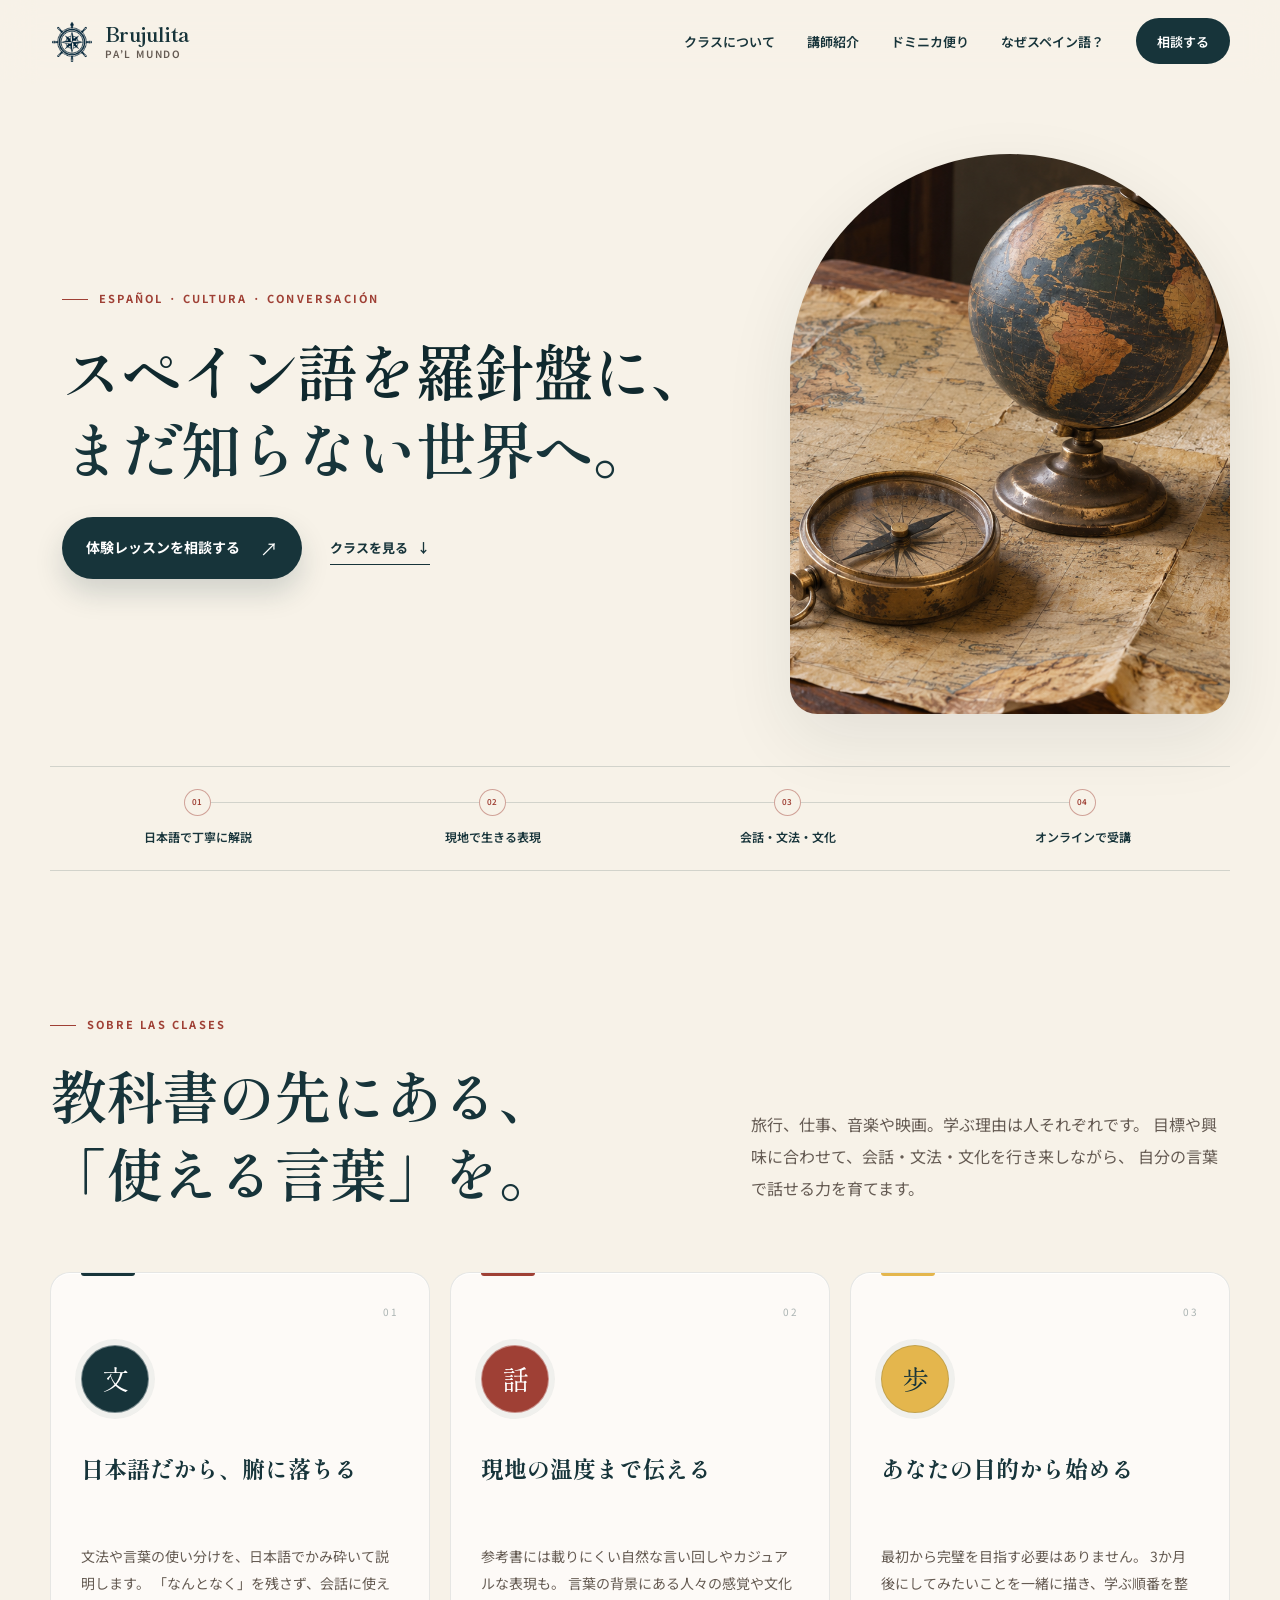
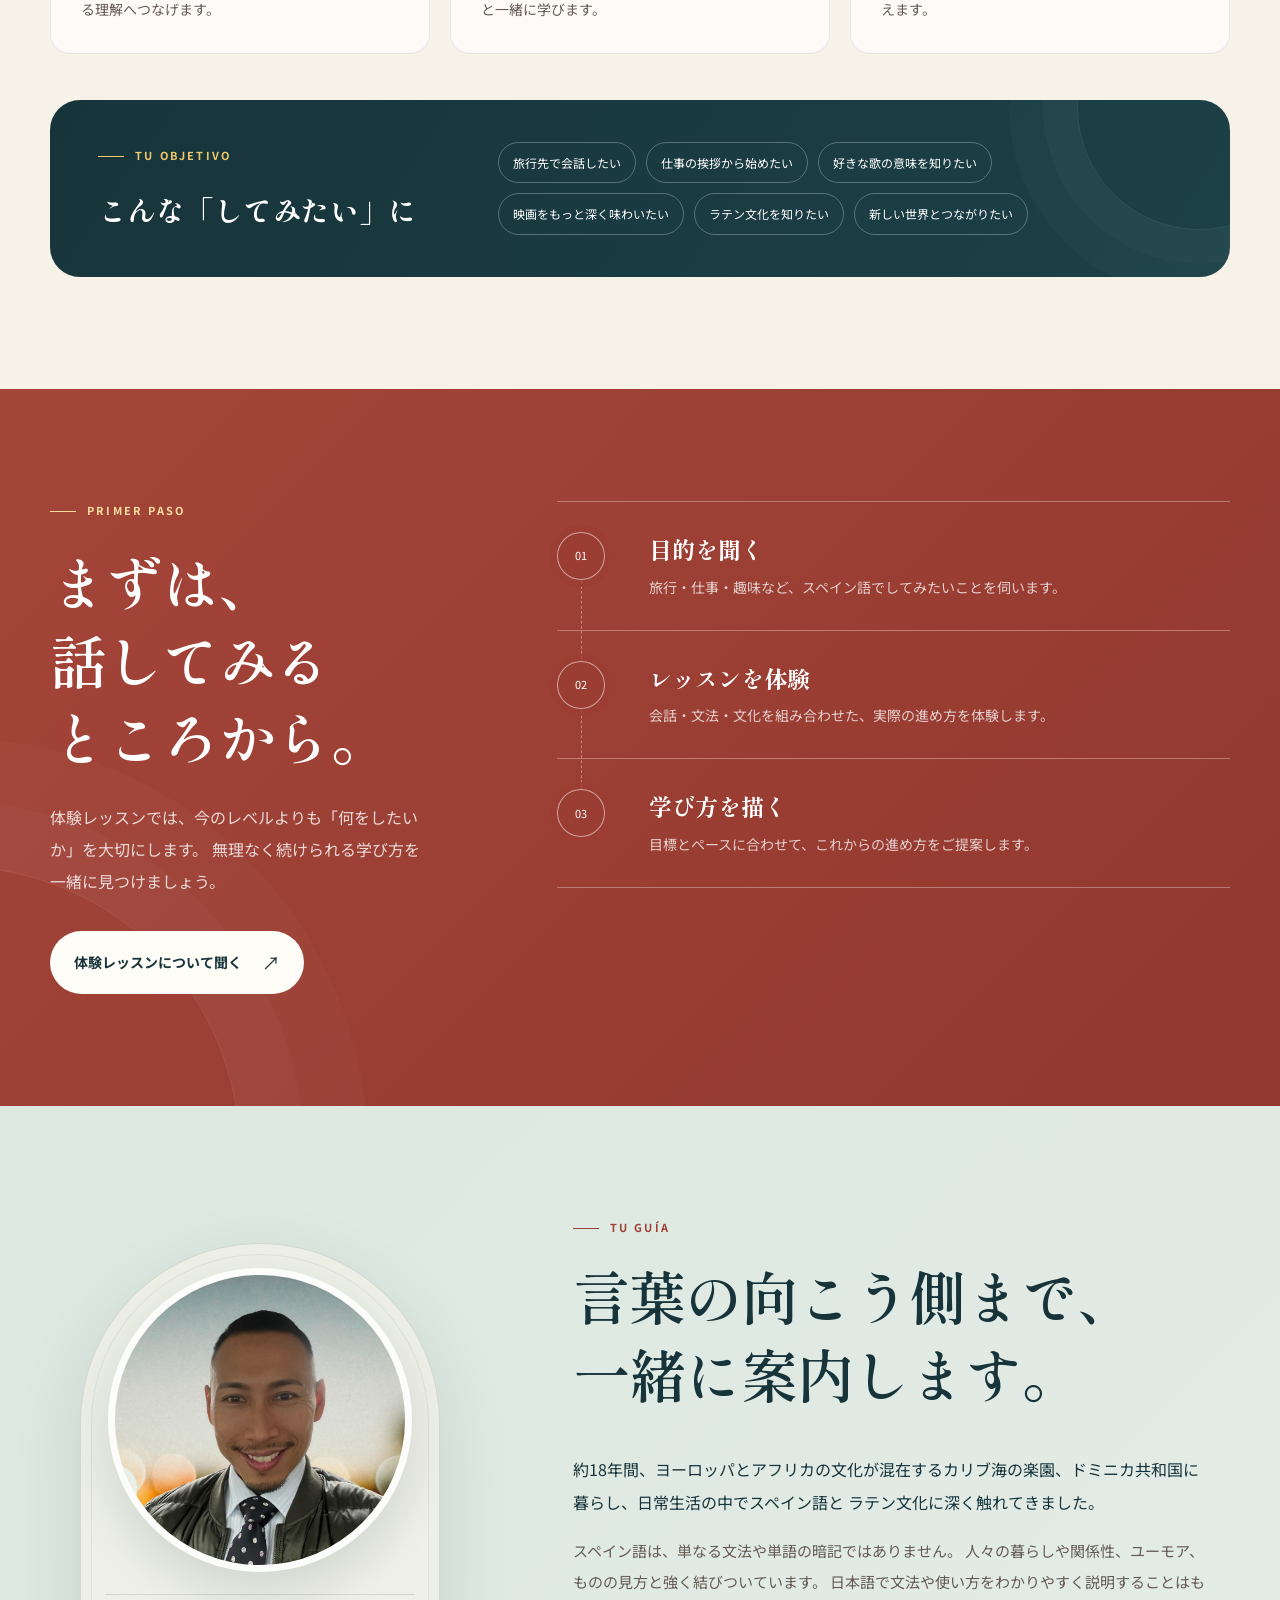
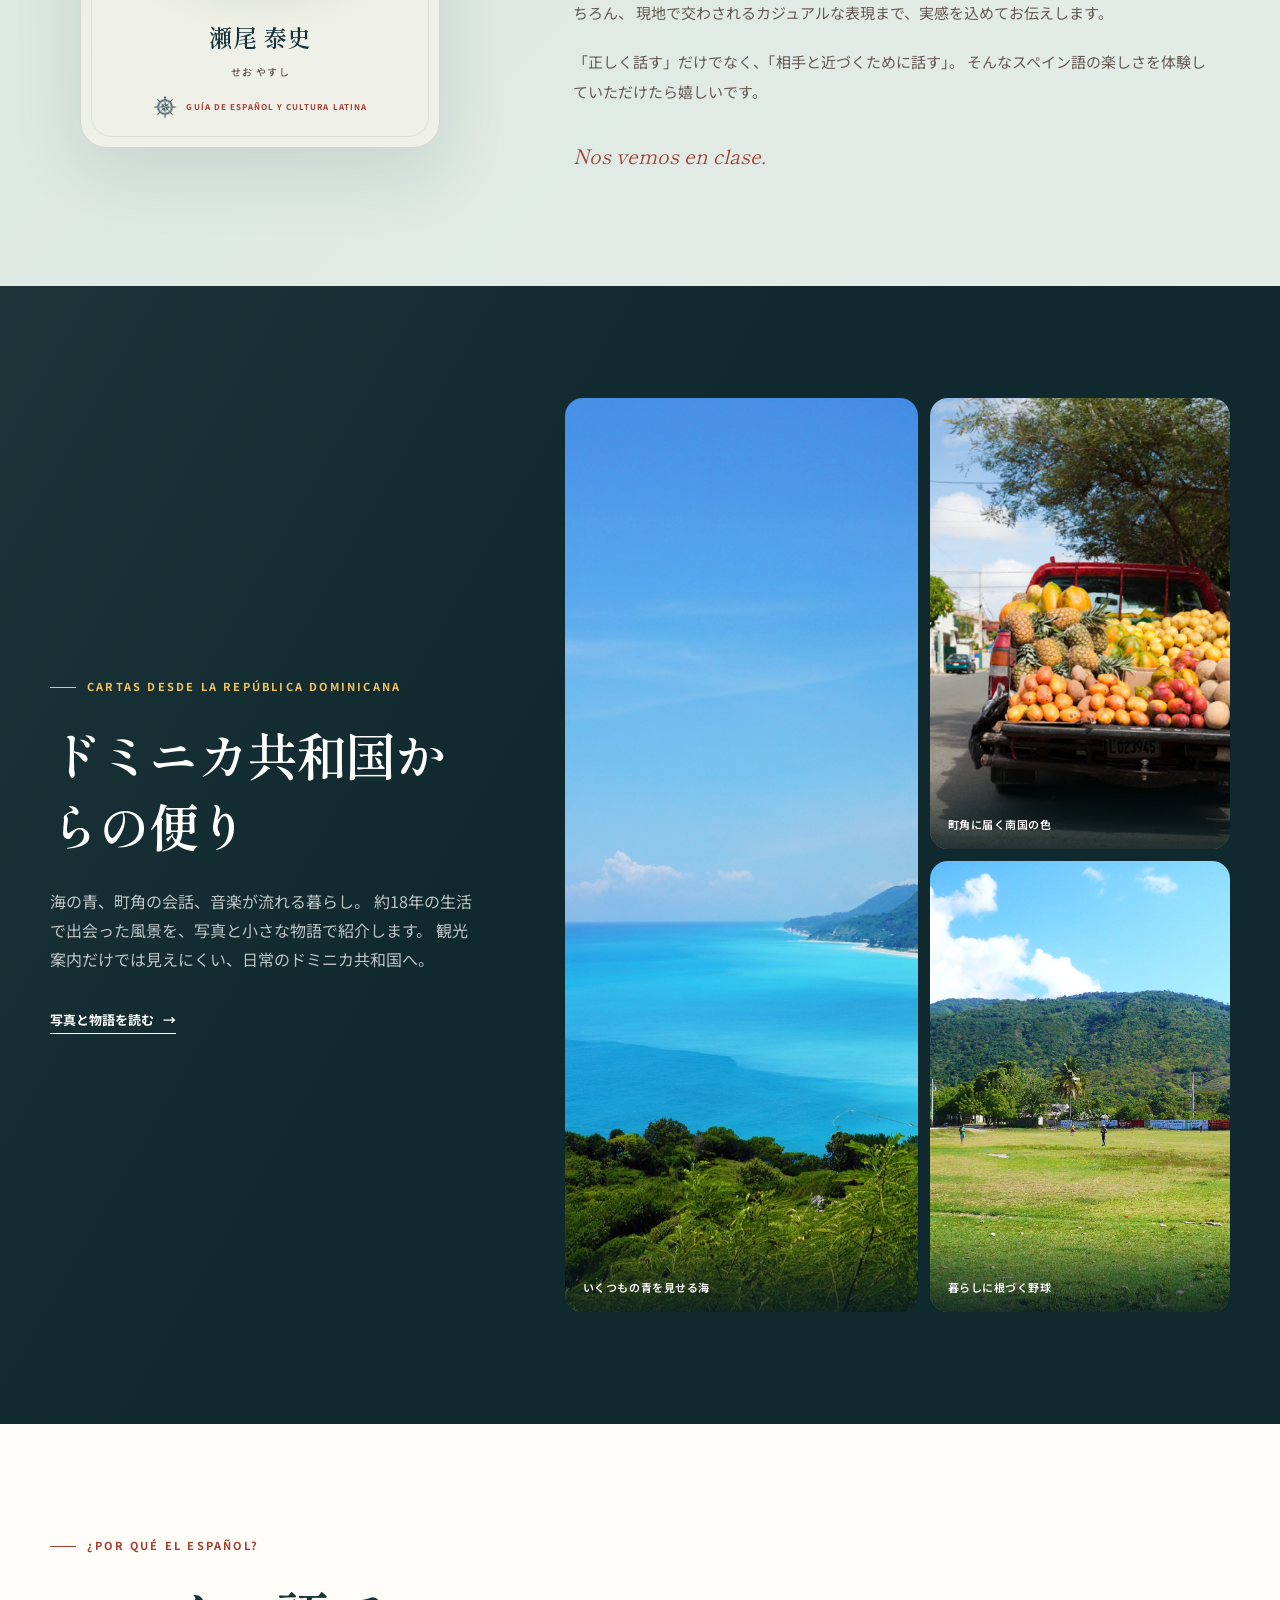
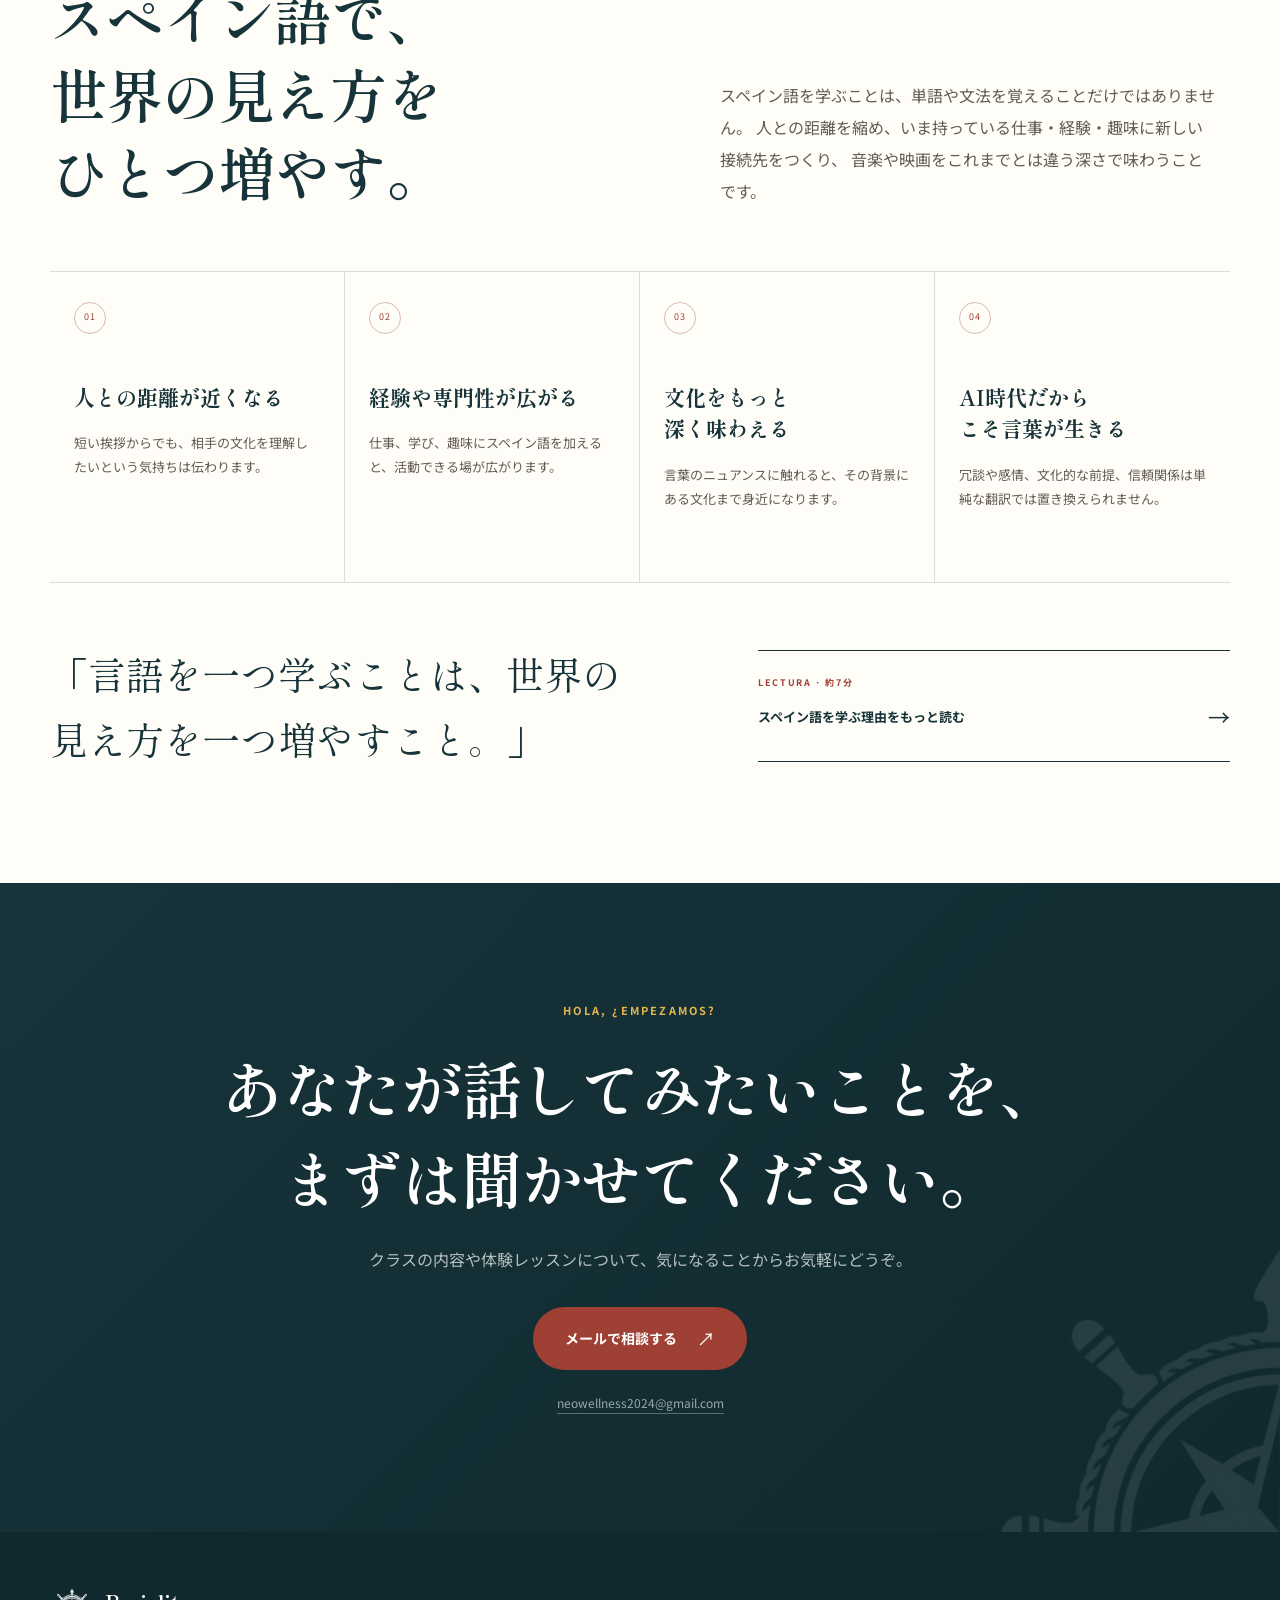
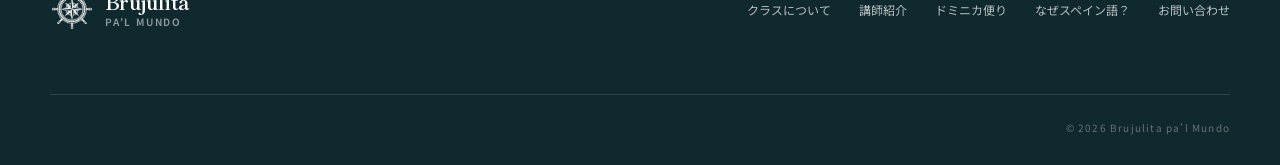
<file: index.html>
<!doctype html>
<html lang="ja">
  <head>
    <meta charset="utf-8" />
    <meta name="viewport" content="width=device-width, initial-scale=1" />
    <meta name="theme-color" content="#17343a" />
    <meta
      name="description"
      content="ドミニカ共和国で約18年。暮らしの中で身につけたスペイン語とラテン文化を、日本語でわかりやすく学べるオンラインクラスです。"
    />
    <title>Brujulita pa’l Mundo｜暮らしと文化から学ぶスペイン語</title>
    <link rel="preconnect" href="https://fonts.googleapis.com" />
    <link rel="preconnect" href="https://fonts.gstatic.com" crossorigin />
    <link
      href="https://fonts.googleapis.com/css2?family=Noto+Sans+JP:wght@400;500;600;700&amp;family=Shippori+Mincho+B1:wght@500;600&amp;display=swap"
      rel="stylesheet"
    />
    <link rel="icon" href="./assets/brujulita-favicon.png" type="image/png" />
    <link rel="stylesheet" href="./styles.css?v=20261106-8" />
    <script>document.documentElement.classList.add('js')</script>
    <script src="./script.js" defer></script>
  </head>
  <body>
    <a class="skip-link" href="#main">本文へ移動</a>

    <header class="site-header" data-header>
      <div class="header-inner shell">
        <a class="brand" href="./index.html" aria-label="Brujulita pa’l Mundo ホーム">
          <span class="brand-mark" aria-hidden="true">
            <img src="./assets/brujulita-logo-transparent.png" alt="" width="512" height="512" />
          </span>
          <span>
            <strong>Brujulita</strong>
            <small lang="es">pa’l Mundo</small>
          </span>
        </a>

        <button class="nav-toggle" type="button" aria-expanded="false" aria-controls="site-nav">
          <span class="sr-only">メニューを開く</span>
          <span></span><span></span>
        </button>

        <nav class="site-nav" id="site-nav" aria-label="メインナビゲーション">
          <a href="#class">クラスについて</a>
          <a href="#teacher">講師紹介</a>
          <a href="./dominicana.html">ドミニカ便り</a>
          <a href="./why-spanish.html">なぜスペイン語？</a>
          <a class="nav-cta" href="mailto:neowellness2024@gmail.com?subject=スペイン語クラスについての相談">相談する</a>
        </nav>
      </div>
    </header>

    <main id="main">
      <section class="hero" aria-labelledby="hero-title">
        <div class="hero-grid shell">
          <div class="hero-copy reveal">
            <p class="eyebrow"><span lang="es">ESPAÑOL · CULTURA · CONVERSACIÓN</span></p>
            <h1 id="hero-title">
              <span class="title-line">スペイン語を羅針盤に、</span>
              <span class="title-line">まだ知らない世界へ。</span>
            </h1>
            <div class="button-row">
              <a class="button button-primary" href="mailto:neowellness2024@gmail.com?subject=体験レッスンについての相談">
                体験レッスンを相談する
                <span aria-hidden="true">↗</span>
              </a>
              <a class="text-link" href="#class">クラスを見る <span aria-hidden="true">↓</span></a>
            </div>
          </div>

          <div class="hero-visual reveal" data-delay="120">
            <img
              src="./assets/hero-antique-map-compass-v4.png"
              alt="古い木のテーブルに広げられたアンティーク世界地図と、真鍮の羅針盤、地球儀"
              width="1672"
              height="941"
              fetchpriority="high"
            />
          </div>
        </div>

        <div class="trust-strip shell reveal" data-delay="180" aria-label="クラスの特徴">
          <p><span>01</span> 日本語で丁寧に解説</p>
          <p><span>02</span> 現地で生きる表現</p>
          <p><span>03</span> 会話・文法・文化</p>
          <p><span>04</span> オンラインで受講</p>
        </div>
      </section>

      <section class="section class-section" id="class" aria-labelledby="class-title">
        <div class="shell">
          <div class="section-heading split-heading reveal">
            <div>
              <p class="eyebrow" lang="es">SOBRE LAS CLASES</p>
              <h2 id="class-title">教科書の先にある、「使える言葉」を。</h2>
            </div>
            <p>
              旅行、仕事、音楽や映画。学ぶ理由は人それぞれです。
              目標や興味に合わせて、会話・文法・文化を行き来しながら、
              自分の言葉で話せる力を育てます。
            </p>
          </div>

          <div class="feature-grid">
            <article class="feature-card reveal">
              <p class="card-number">01</p>
              <div class="feature-icon" aria-hidden="true">文</div>
              <h3>日本語だから、腑に落ちる</h3>
              <p>
                文法や言葉の使い分けを、日本語でかみ砕いて説明します。
                「なんとなく」を残さず、会話に使える理解へつなげます。
              </p>
            </article>
            <article class="feature-card reveal" data-delay="80">
              <p class="card-number">02</p>
              <div class="feature-icon feature-icon-coral" aria-hidden="true">話</div>
              <h3>現地の温度まで伝える</h3>
              <p>
                参考書には載りにくい自然な言い回しやカジュアルな表現も。
                言葉の背景にある人々の感覚や文化と一緒に学びます。
              </p>
            </article>
            <article class="feature-card reveal" data-delay="160">
              <p class="card-number">03</p>
              <div class="feature-icon feature-icon-gold" aria-hidden="true">歩</div>
              <h3>あなたの目的から始める</h3>
              <p>
                最初から完璧を目指す必要はありません。
                3か月後にしてみたいことを一緒に描き、学ぶ順番を整えます。
              </p>
            </article>
          </div>

          <div class="goal-panel reveal">
            <div>
              <p class="eyebrow" lang="es">TU OBJETIVO</p>
              <h3>こんな「してみたい」に</h3>
            </div>
            <ul class="goal-list" aria-label="学習目的の例">
              <li>旅行先で会話したい</li>
              <li>仕事の挨拶から始めたい</li>
              <li>好きな歌の意味を知りたい</li>
              <li>映画をもっと深く味わいたい</li>
              <li>ラテン文化を知りたい</li>
              <li>新しい世界とつながりたい</li>
            </ul>
          </div>
        </div>
      </section>

      <section class="section flow-section" aria-labelledby="flow-title">
        <div class="shell flow-grid">
          <div class="flow-intro reveal">
            <p class="eyebrow" lang="es">PRIMER PASO</p>
            <h2 id="flow-title">まずは、話してみるところから。</h2>
            <p>
              体験レッスンでは、今のレベルよりも「何をしたいか」を大切にします。
              無理なく続けられる学び方を一緒に見つけましょう。
            </p>
            <a class="button button-light" href="mailto:neowellness2024@gmail.com?subject=体験レッスンについての相談">体験レッスンについて聞く <span aria-hidden="true">↗</span></a>
          </div>
          <ol class="flow-list">
            <li class="reveal">
              <span>01</span>
              <div><h3>目的を聞く</h3><p>旅行・仕事・趣味など、スペイン語でしてみたいことを伺います。</p></div>
            </li>
            <li class="reveal" data-delay="80">
              <span>02</span>
              <div><h3>レッスンを体験</h3><p>会話・文法・文化を組み合わせた、実際の進め方を体験します。</p></div>
            </li>
            <li class="reveal" data-delay="160">
              <span>03</span>
              <div><h3>学び方を描く</h3><p>目標とペースに合わせて、これからの進め方をご提案します。</p></div>
            </li>
          </ol>
        </div>
      </section>

      <section class="section teacher-section" id="teacher" aria-labelledby="teacher-title">
        <div class="shell teacher-grid">
          <div class="teacher-profile-card reveal">
            <figure class="teacher-photo">
              <img
                src="./assets/teacher-yasushi-profile.jpg"
                alt="講師の瀬尾泰史"
                width="1835"
                height="2439"
                loading="lazy"
              />
            </figure>
            <p class="teacher-name">瀬尾 泰史 <span>せお やすし</span></p>
            <div class="teacher-role">
              <img src="./assets/brujulita-logo-transparent.png" alt="" width="24" height="24" aria-hidden="true" />
              <span lang="es">GUÍA DE ESPAÑOL Y CULTURA LATINA</span>
            </div>
          </div>
          <div class="teacher-copy reveal" data-delay="100">
            <p class="eyebrow" lang="es">TU GUÍA</p>
            <h2 id="teacher-title">言葉の向こう側まで、一緒に案内します。</h2>
            <div class="body-copy">
              <p>
                約18年間、ヨーロッパとアフリカの文化が混在するカリブ海の楽園、ドミニカ共和国に暮らし、日常生活の中でスペイン語と ラテン文化に深く触れてきました。
              </p>
              <p>
                スペイン語は、単なる文法や単語の暗記ではありません。
                人々の暮らしや関係性、ユーモア、ものの見方と強く結びついています。
                日本語で文法や使い方をわかりやすく説明することはもちろん、
                現地で交わされるカジュアルな表現まで、実感を込めてお伝えします。
              </p>
              <p>
                「正しく話す」だけでなく、「相手と近づくために話す」。
                そんなスペイン語の楽しさを体験していただけたら嬉しいです。
              </p>
            </div>
            <p class="signature" lang="es">Nos vemos en clase.</p>
          </div>
        </div>
      </section>

      <section class="section dominicana-preview" id="dominicana" aria-labelledby="dominicana-title">
        <div class="shell dominicana-preview-grid">
          <div class="dominicana-preview-copy reveal">
            <p class="eyebrow" lang="es">CARTAS DESDE LA REPÚBLICA DOMINICANA</p>
            <h2 id="dominicana-title"><span class="preview-title-line">ドミニカ共和国</span><span class="preview-title-line">からの便り</span></h2>
            <p>
              海の青、町角の会話、音楽が流れる暮らし。
              約18年の生活で出会った風景を、写真と小さな物語で紹介します。
              観光案内だけでは見えにくい、日常のドミニカ共和国へ。
            </p>
            <a class="text-link" href="./dominicana.html">写真と物語を読む <span aria-hidden="true">→</span></a>
          </div>
          <a class="preview-collage reveal" data-delay="100" href="./dominicana.html" aria-label="ドミニカ共和国からの便りを読む">
            <figure>
              <img src="./assets/dominicana/sea-mountain-coast.jpg" alt="山とカリブ海が続く海岸線" width="2200" height="1467" loading="lazy" />
              <figcaption>いくつもの青を見せる海</figcaption>
            </figure>
            <figure>
              <img src="./assets/dominicana/fruit-truck.jpg" alt="果物を積んだトラック" width="441" height="661" loading="lazy" />
              <figcaption>町角に届く南国の色</figcaption>
            </figure>
            <figure>
              <img src="./assets/dominicana/baseball-field.jpg" alt="山に囲まれた地域の野球場" width="1800" height="1350" loading="lazy" />
              <figcaption>暮らしに根づく野球</figcaption>
            </figure>
          </a>
        </div>
      </section>

      <section class="section why-section" aria-labelledby="why-title">
        <div class="shell">
          <div class="why-top reveal">
            <div>
              <p class="eyebrow" lang="es">¿POR QUÉ EL ESPAÑOL?</p>
              <h2 id="why-title">スペイン語で、世界の見え方をひとつ増やす。</h2>
            </div>
            <p>
              スペイン語を学ぶことは、単語や文法を覚えることだけではありません。
              人との距離を縮め、いま持っている仕事・経験・趣味に新しい接続先をつくり、
              音楽や映画をこれまでとは違う深さで味わうことです。
            </p>
          </div>

          <div class="why-grid">
            <article class="why-card reveal">
              <span aria-hidden="true">01</span>
              <h3>人との距離が近くなる</h3>
              <p>短い挨拶からでも、相手の文化を理解したいという気持ちは伝わります。</p>
            </article>
            <article class="why-card reveal" data-delay="60">
              <span aria-hidden="true">02</span>
              <h3>経験や専門性が広がる</h3>
              <p>仕事、学び、趣味にスペイン語を加えると、活動できる場が広がります。</p>
            </article>
            <article class="why-card reveal" data-delay="120">
              <span aria-hidden="true">03</span>
              <h3>文化をもっと深く味わえる</h3>
              <p>言葉のニュアンスに触れると、その背景にある文化まで身近になります。</p>
            </article>
            <article class="why-card reveal" data-delay="180">
              <span aria-hidden="true">04</span>
              <h3>AI時代だからこそ言葉が生きる</h3>
              <p>冗談や感情、文化的な前提、信頼関係は単純な翻訳では置き換えられません。</p>
            </article>
          </div>

          <div class="why-quote reveal">
            <blockquote>「言語を一つ学ぶことは、世界の見え方を一つ増やすこと。」</blockquote>
            <a class="article-link" href="./why-spanish.html">
              <span><span lang="es">LECTURA</span> · 約7分</span>
              <strong>スペイン語を学ぶ理由をもっと読む</strong>
              <i aria-hidden="true">→</i>
            </a>
          </div>
        </div>
      </section>

      <section class="contact-section" id="contact" aria-labelledby="contact-title">
        <div class="contact-inner shell reveal">
          <p class="eyebrow" lang="es">HOLA, ¿EMPEZAMOS?</p>
          <h2 id="contact-title">あなたが話してみたいことを、まずは聞かせてください。</h2>
          <p>クラスの内容や体験レッスンについて、気になることからお気軽にどうぞ。</p>
          <a class="button button-primary button-large" href="mailto:neowellness2024@gmail.com?subject=スペイン語クラスについての相談">メールで相談する <span aria-hidden="true">↗</span></a>
          <a class="contact-email" href="mailto:neowellness2024@gmail.com">neowellness2024@gmail.com</a>
        </div>
      </section>
    </main>

    <footer class="site-footer">
      <div class="shell footer-grid">
        <a class="brand brand-footer" href="./index.html" aria-label="Brujulita pa’l Mundo ホーム">
          <span class="brand-mark" aria-hidden="true">
            <img src="./assets/brujulita-logo-transparent.png" alt="" width="512" height="512" loading="lazy" />
          </span>
          <span><strong>Brujulita</strong><small lang="es">pa’l Mundo</small></span>
        </a>
        <nav aria-label="フッターナビゲーション">
          <a href="#class">クラスについて</a>
          <a href="#teacher">講師紹介</a>
          <a href="./dominicana.html">ドミニカ便り</a>
          <a href="./why-spanish.html">なぜスペイン語？</a>
          <a href="mailto:neowellness2024@gmail.com">お問い合わせ</a>
        </nav>
        <p class="copyright">© <span data-year></span> Brujulita pa’l Mundo</p>
      </div>
    </footer>
  </body>
</html>
</file>
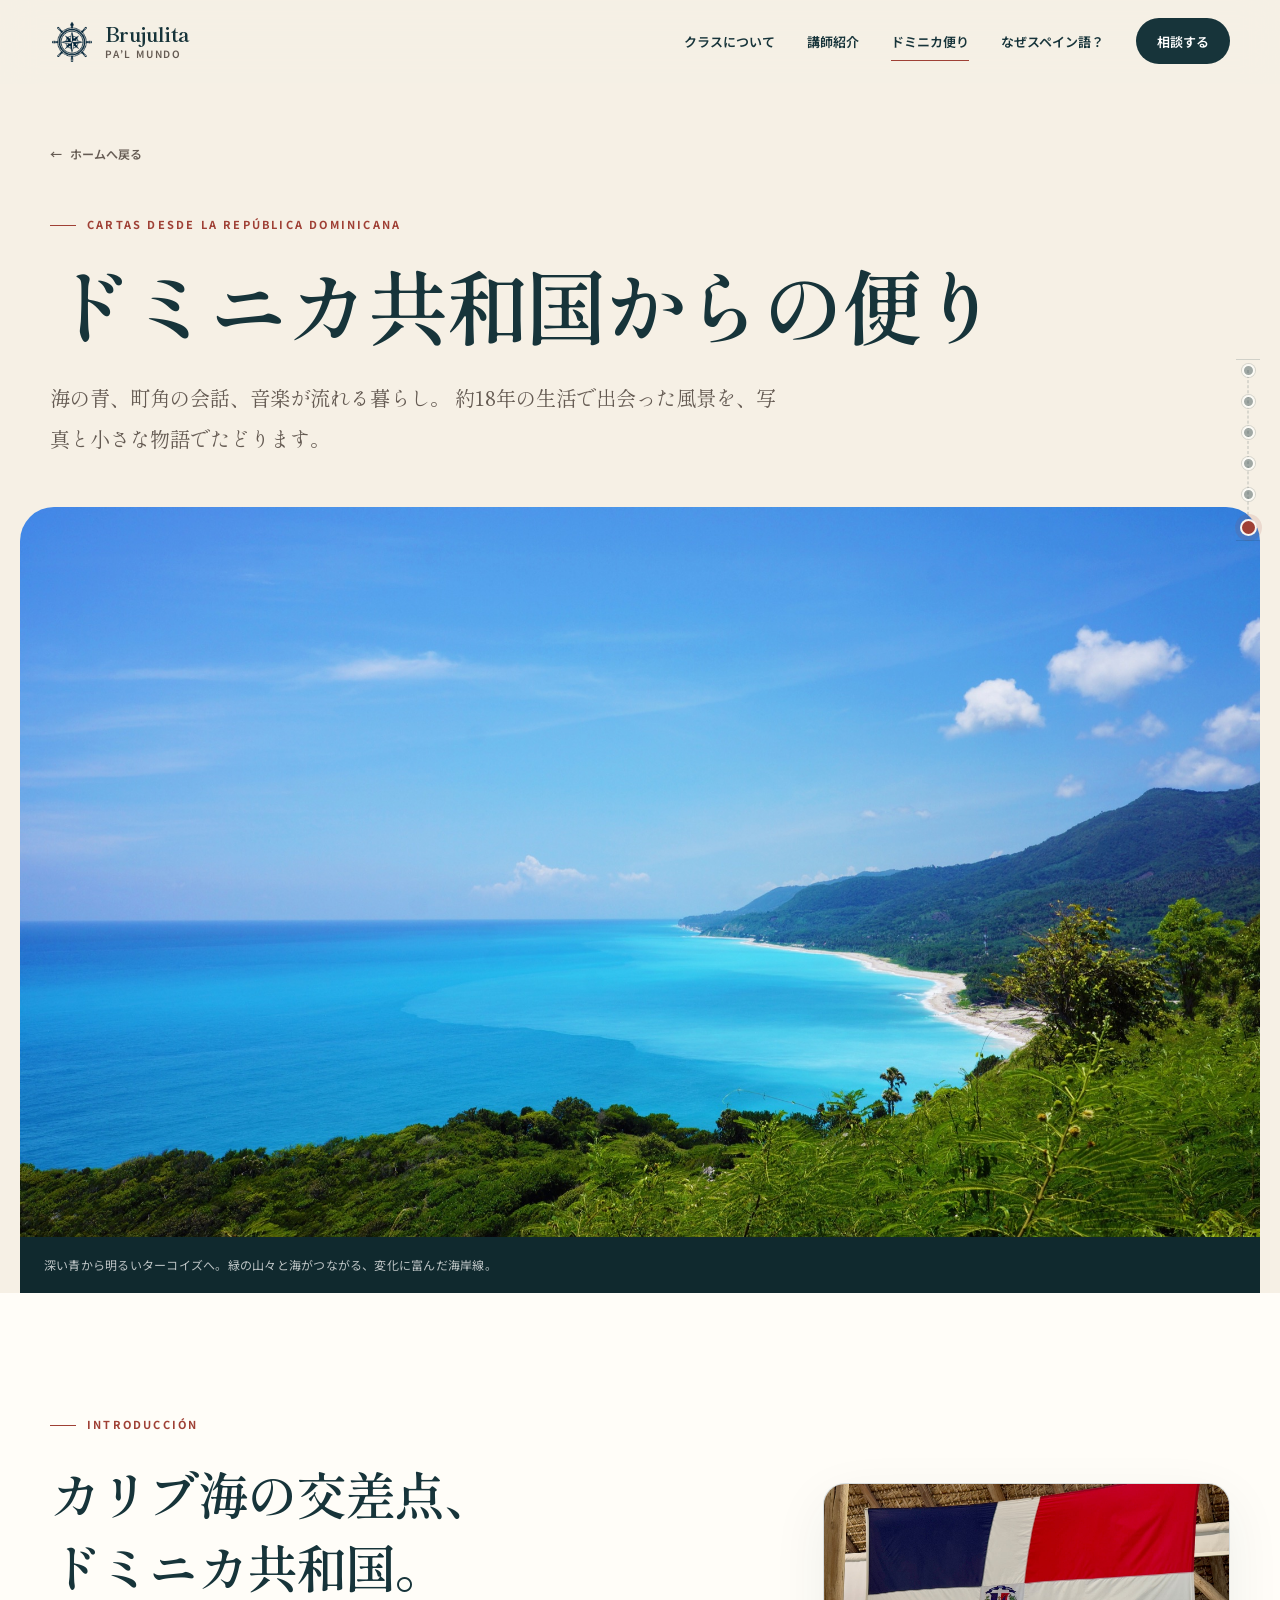
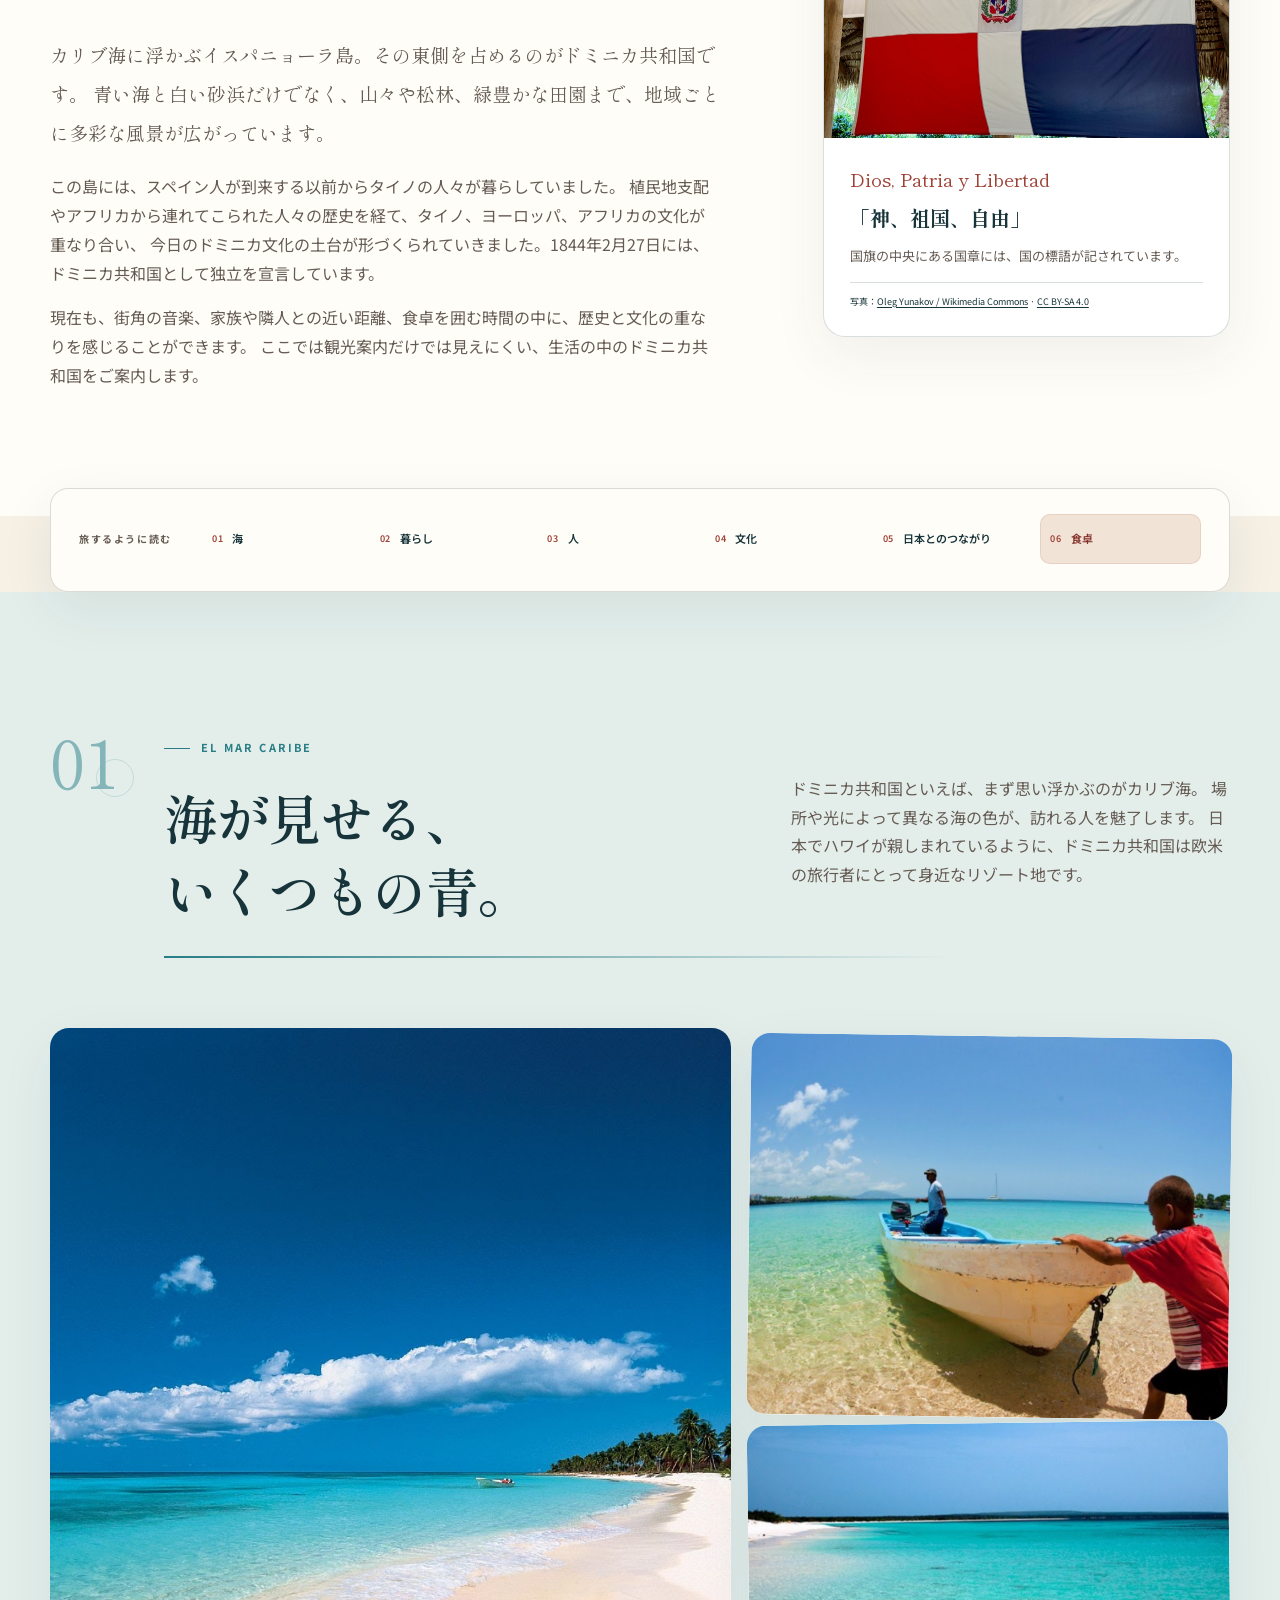
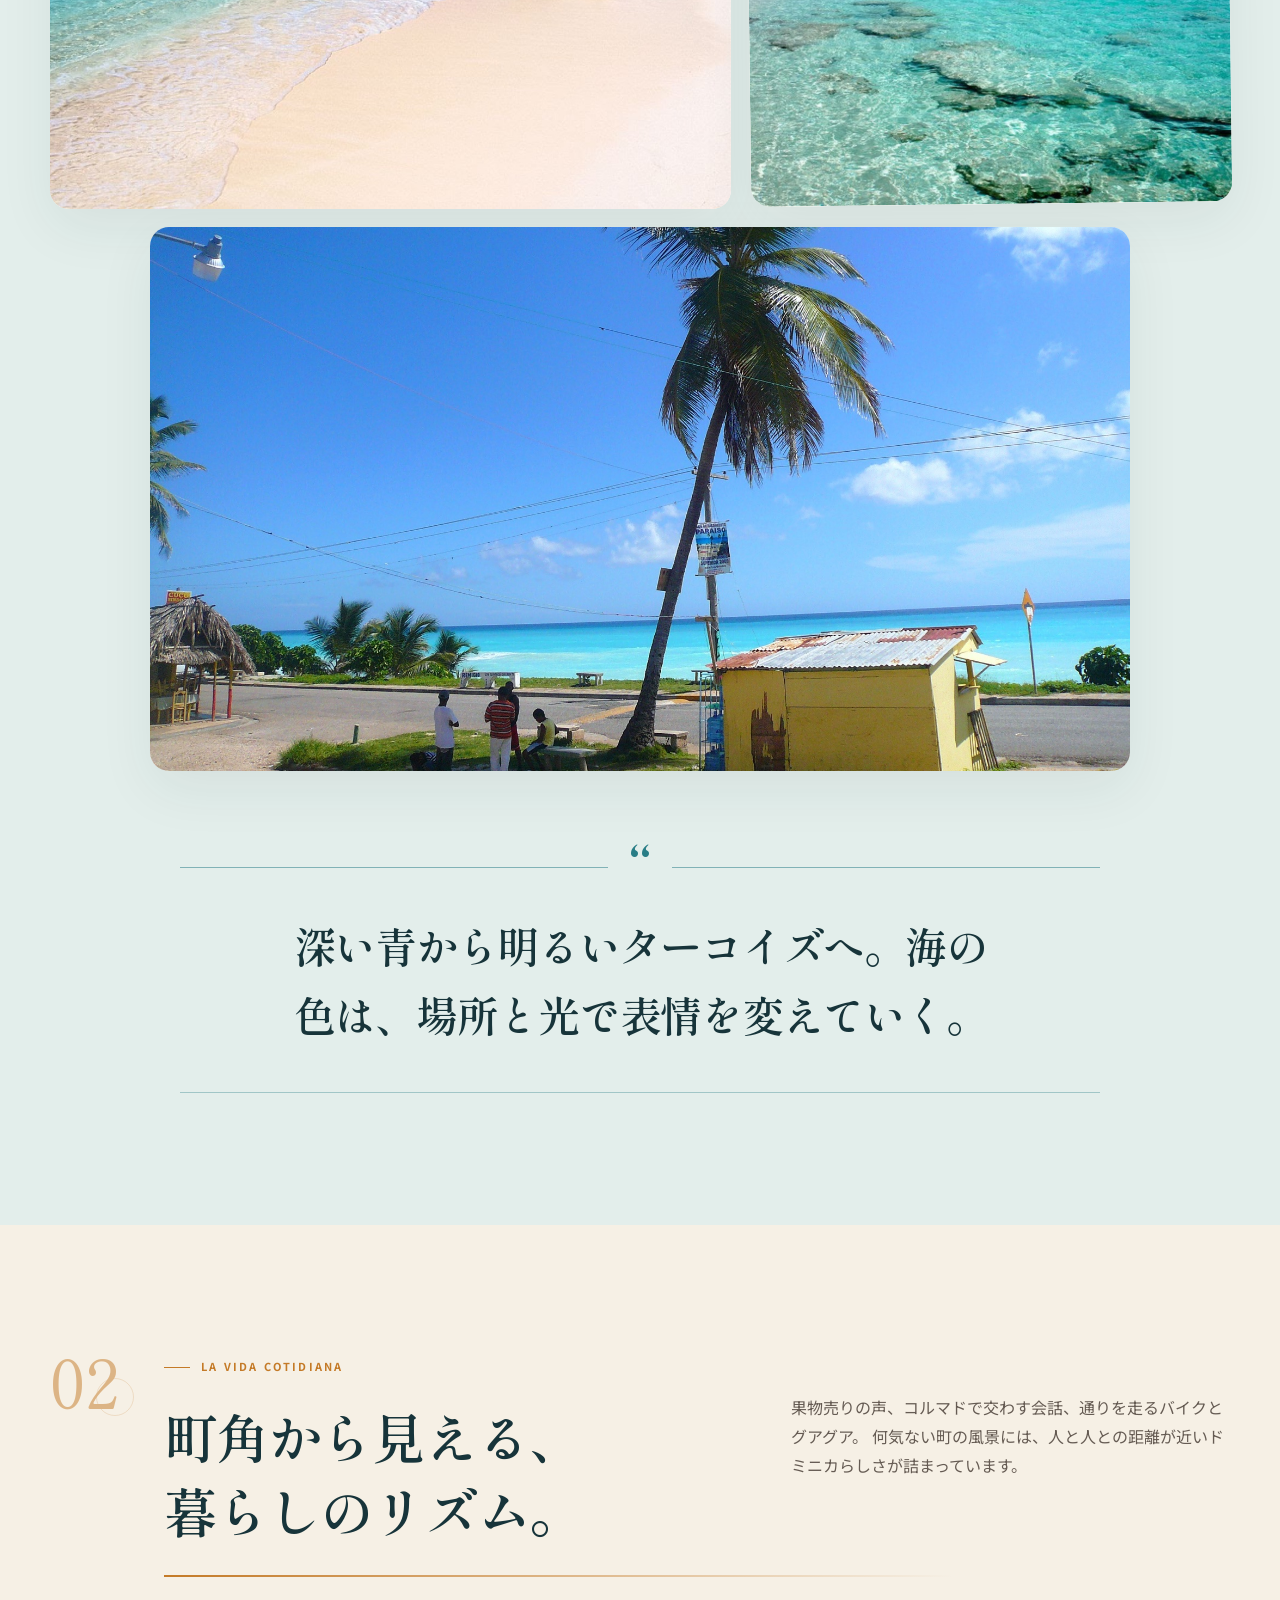
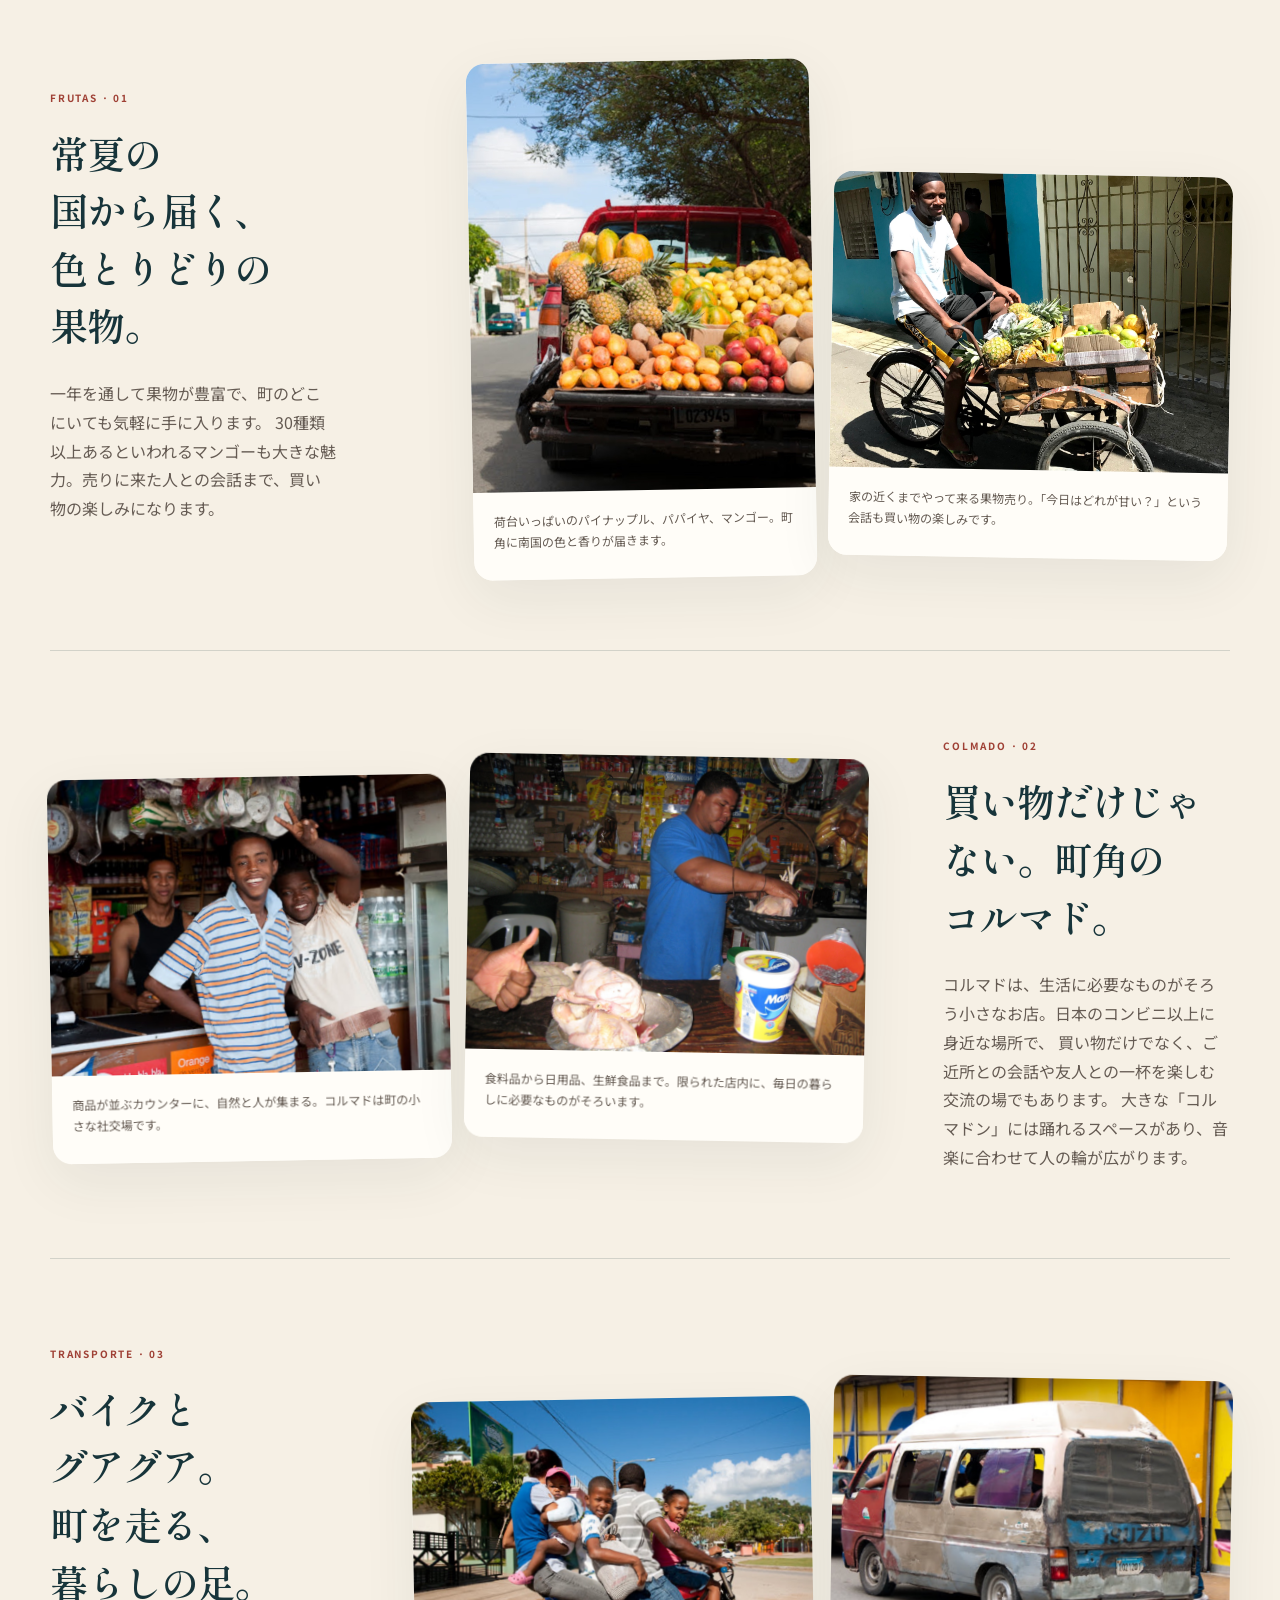
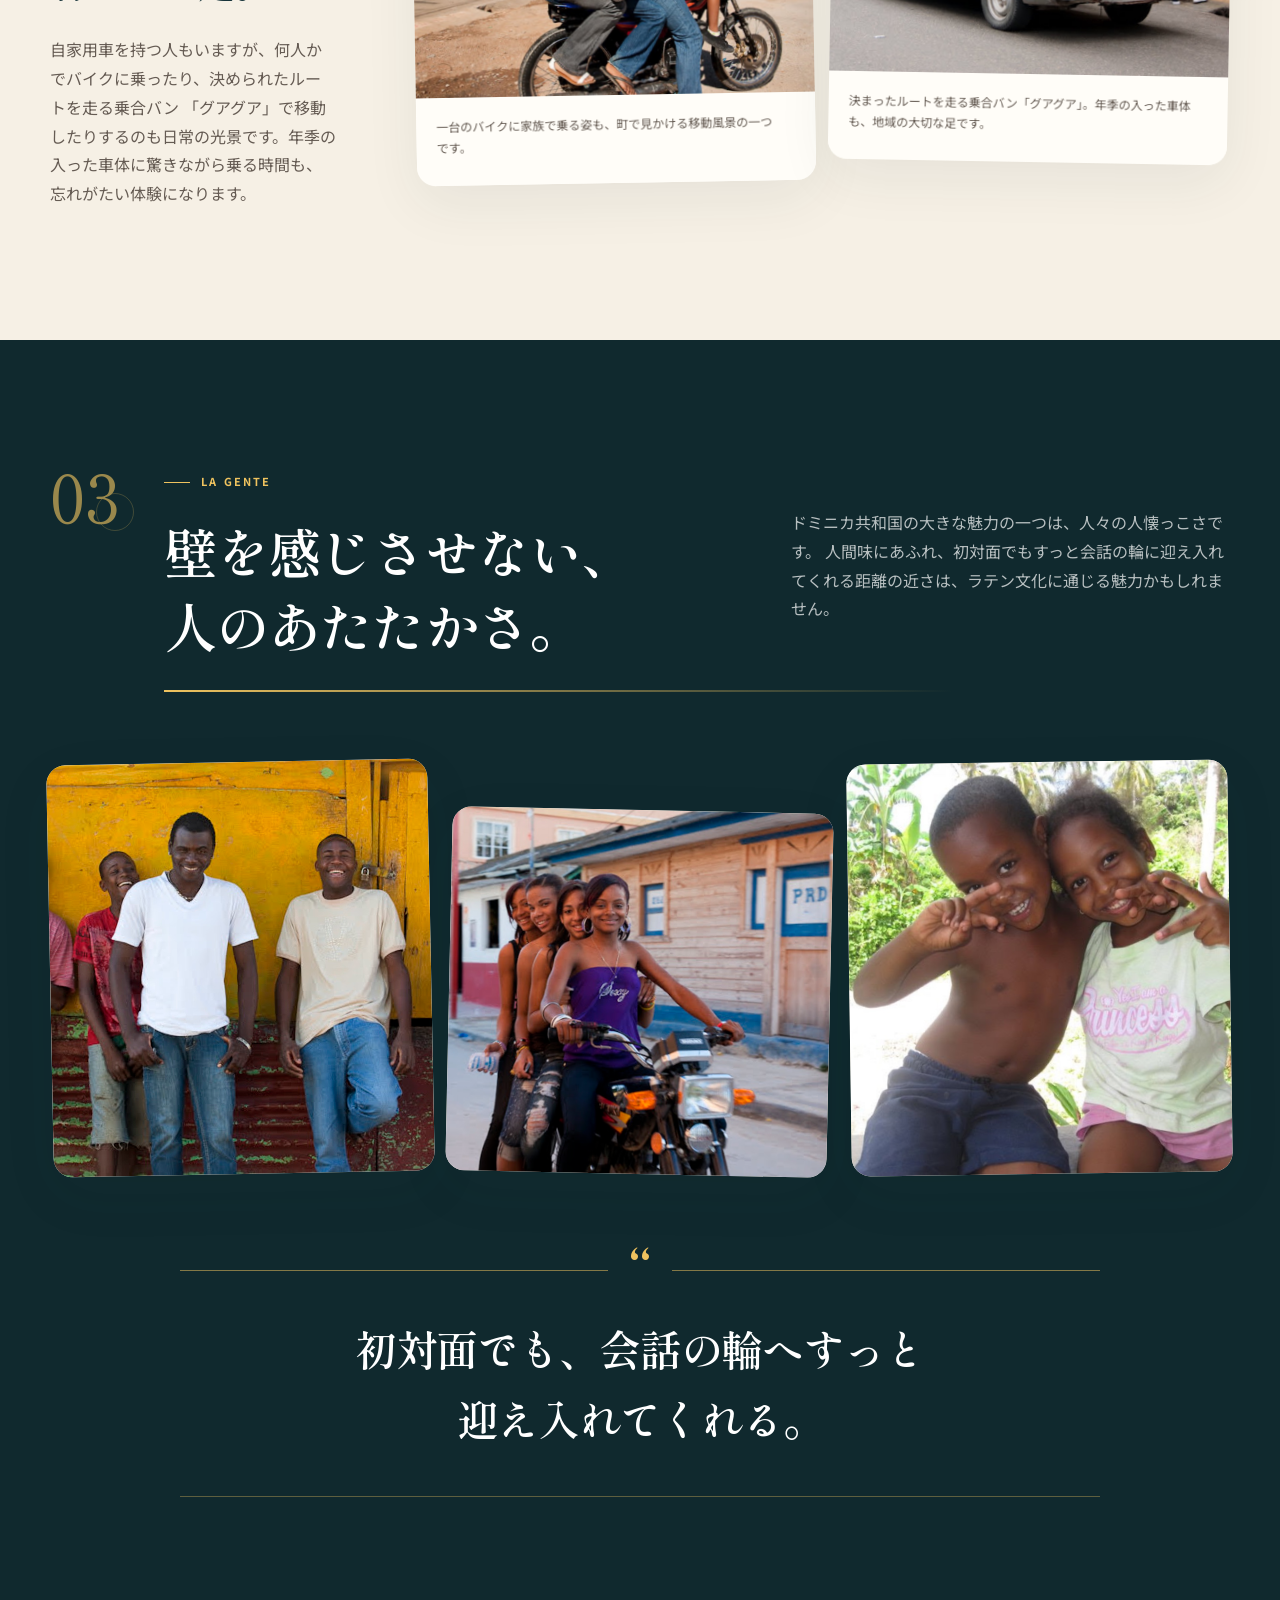
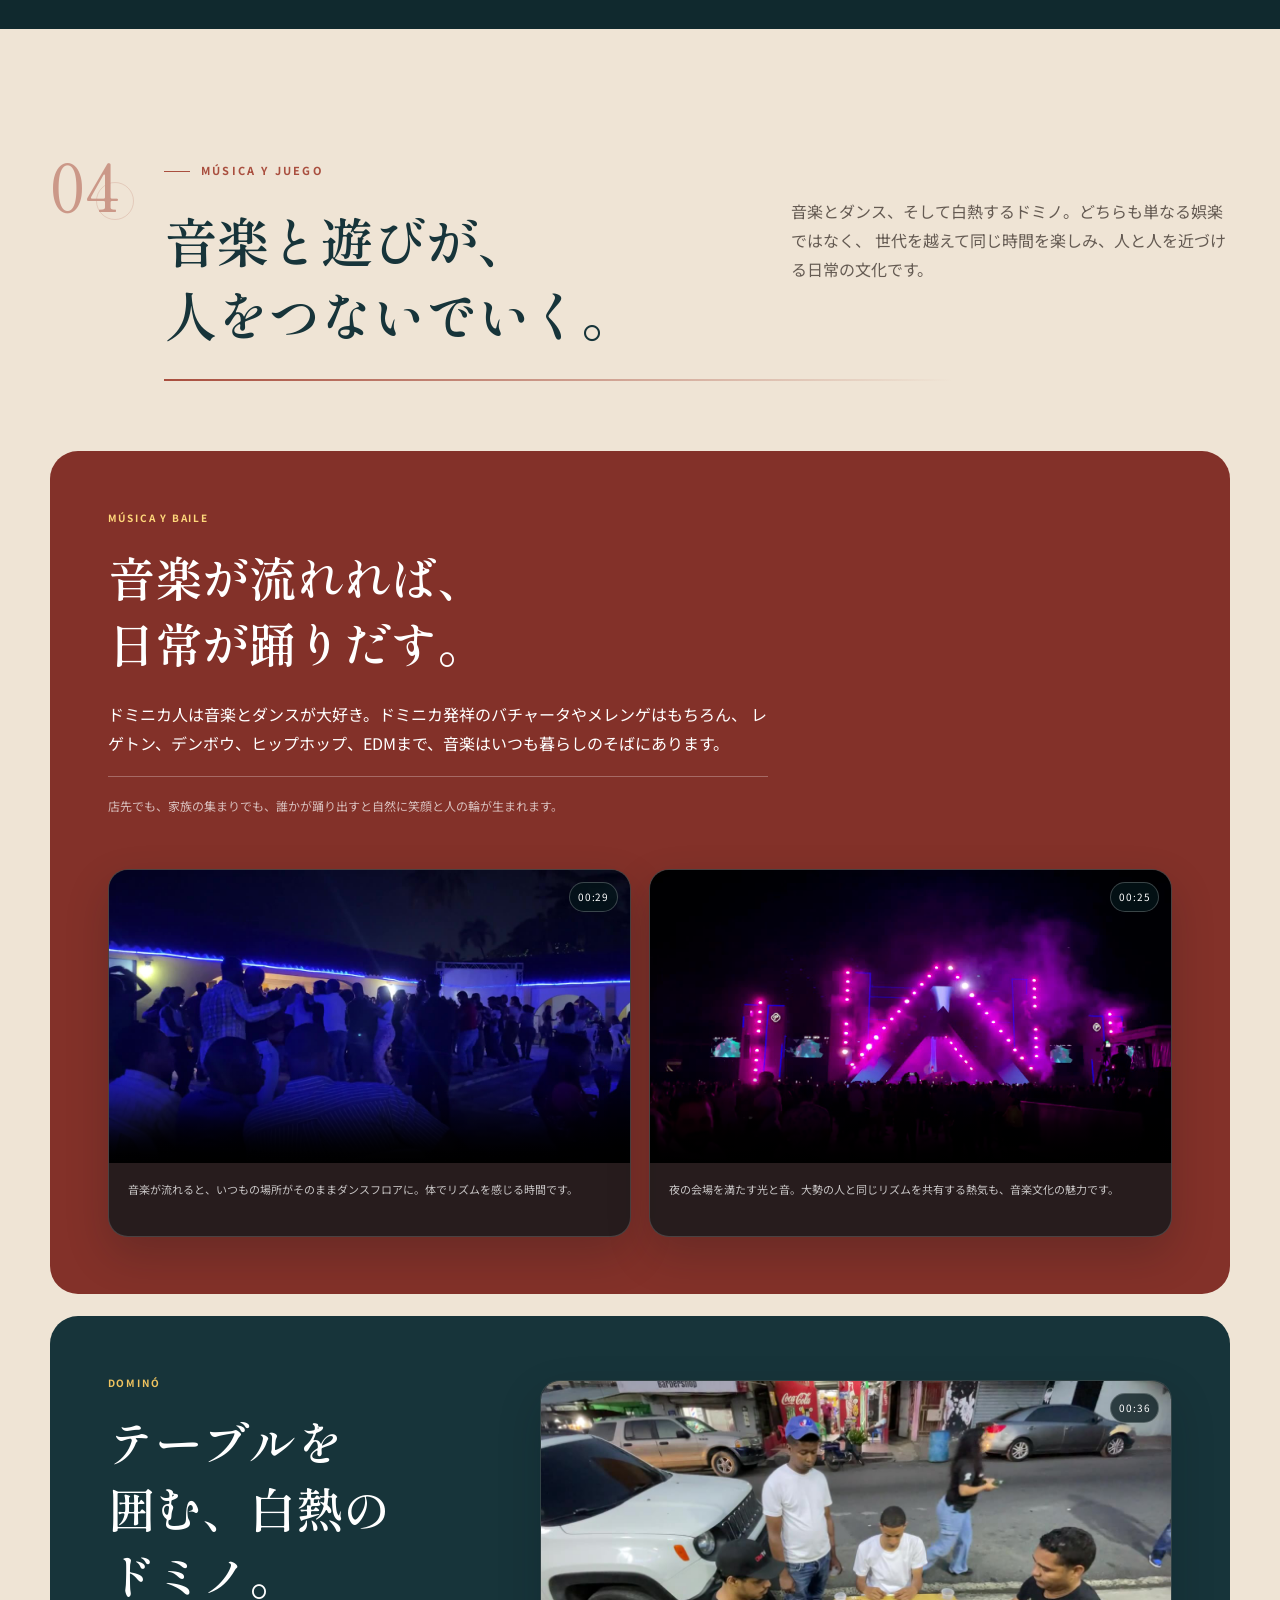
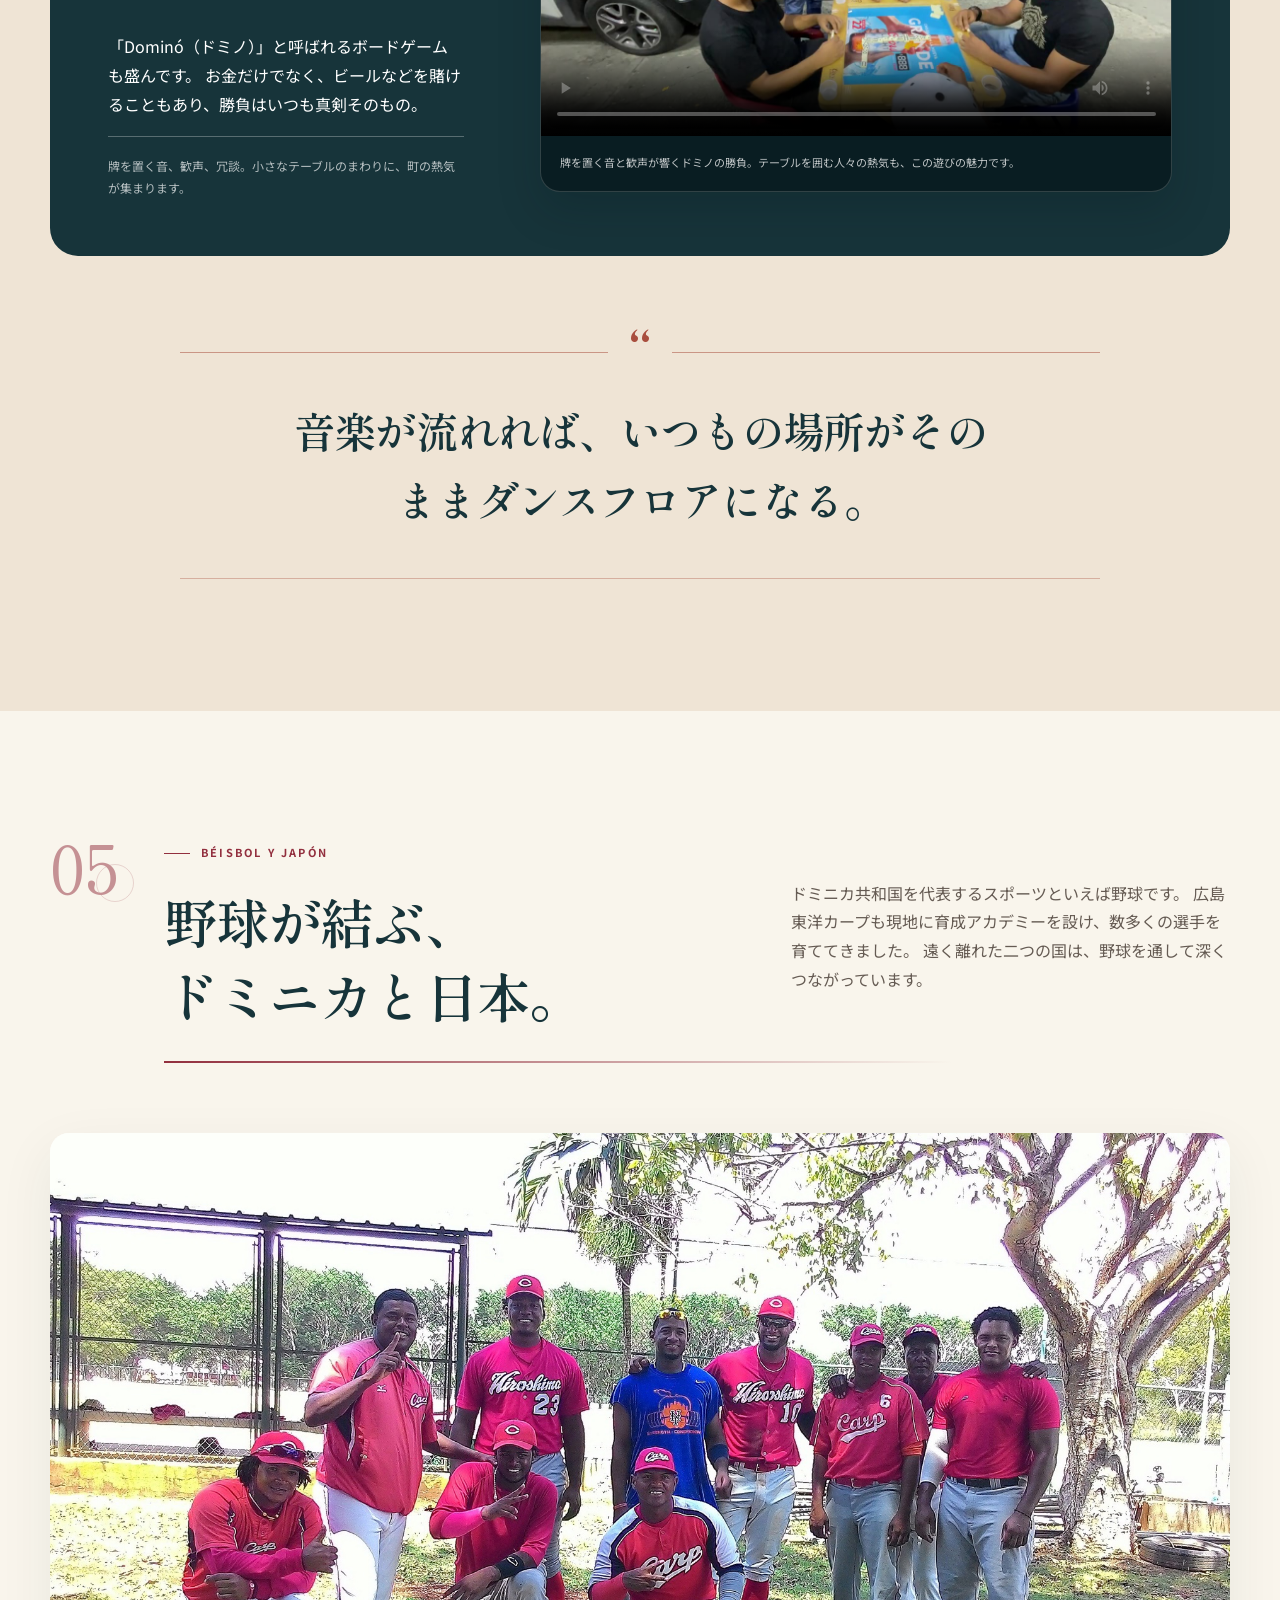
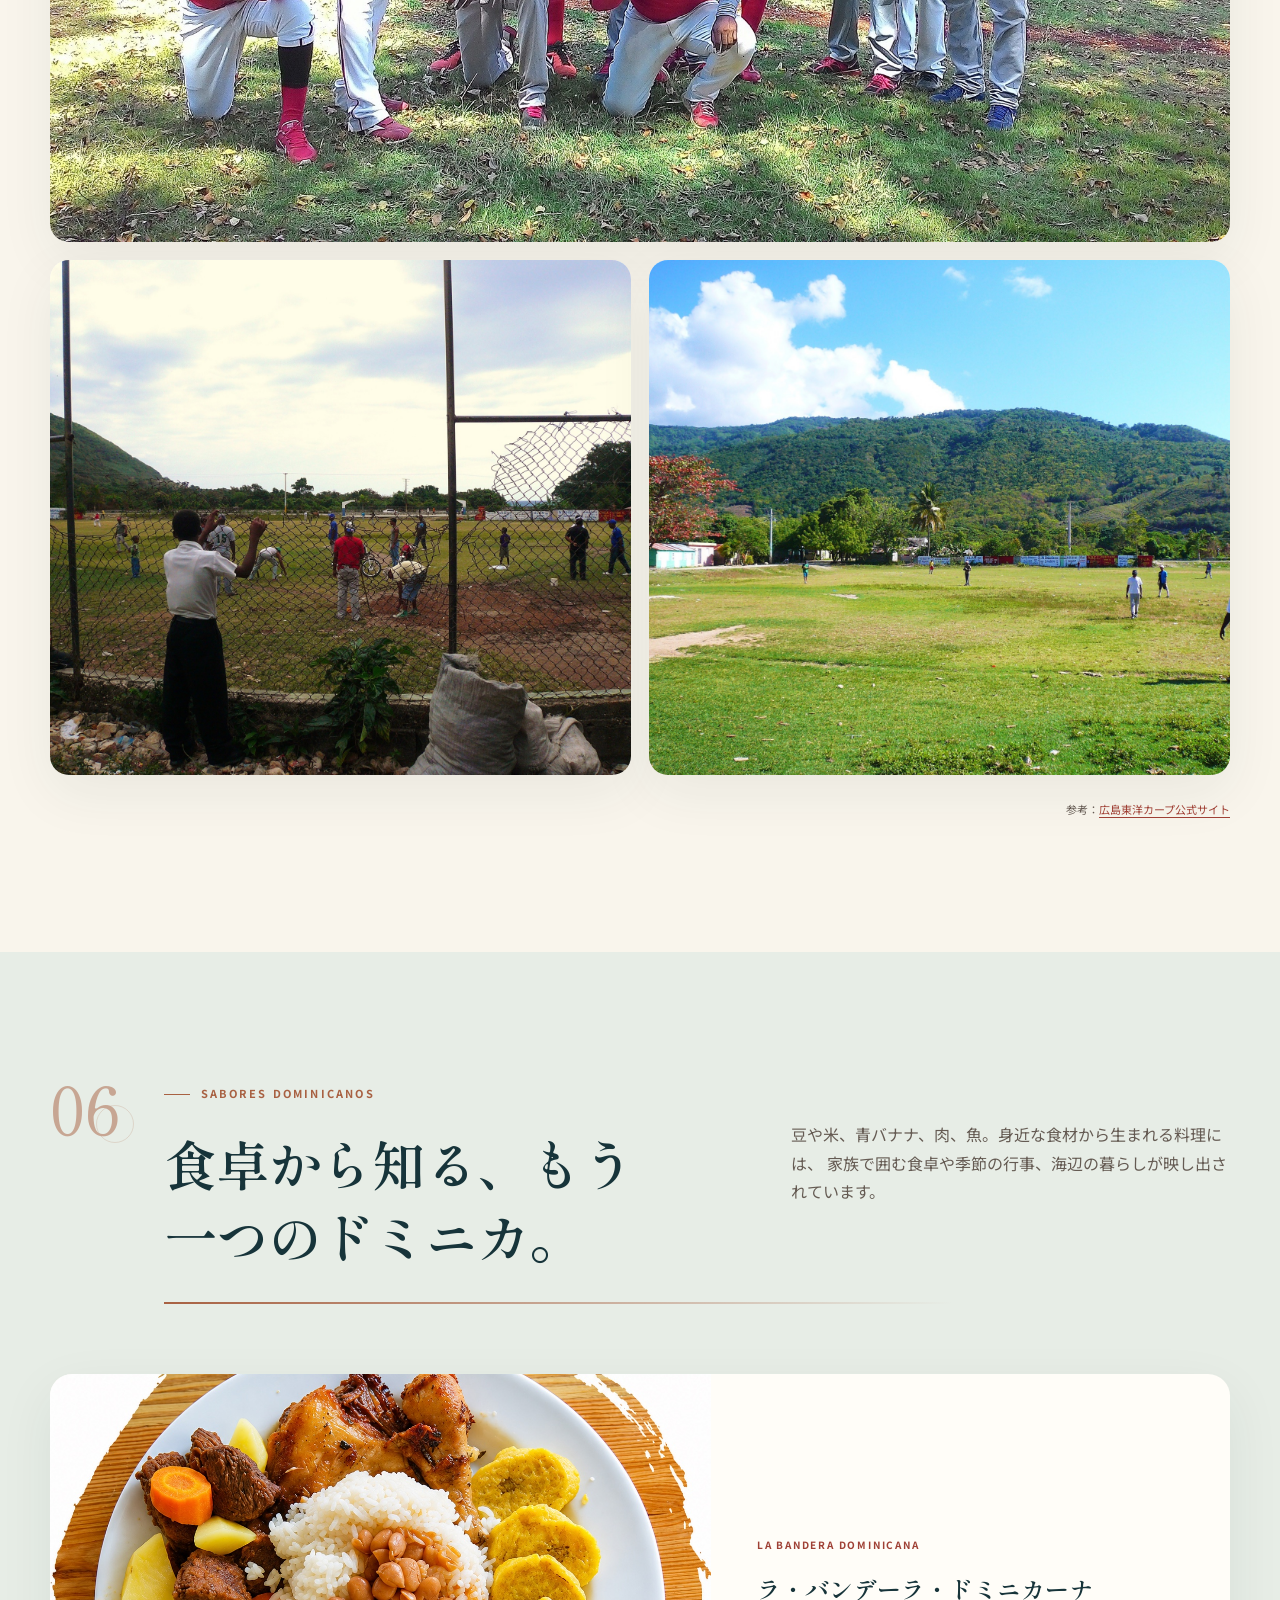
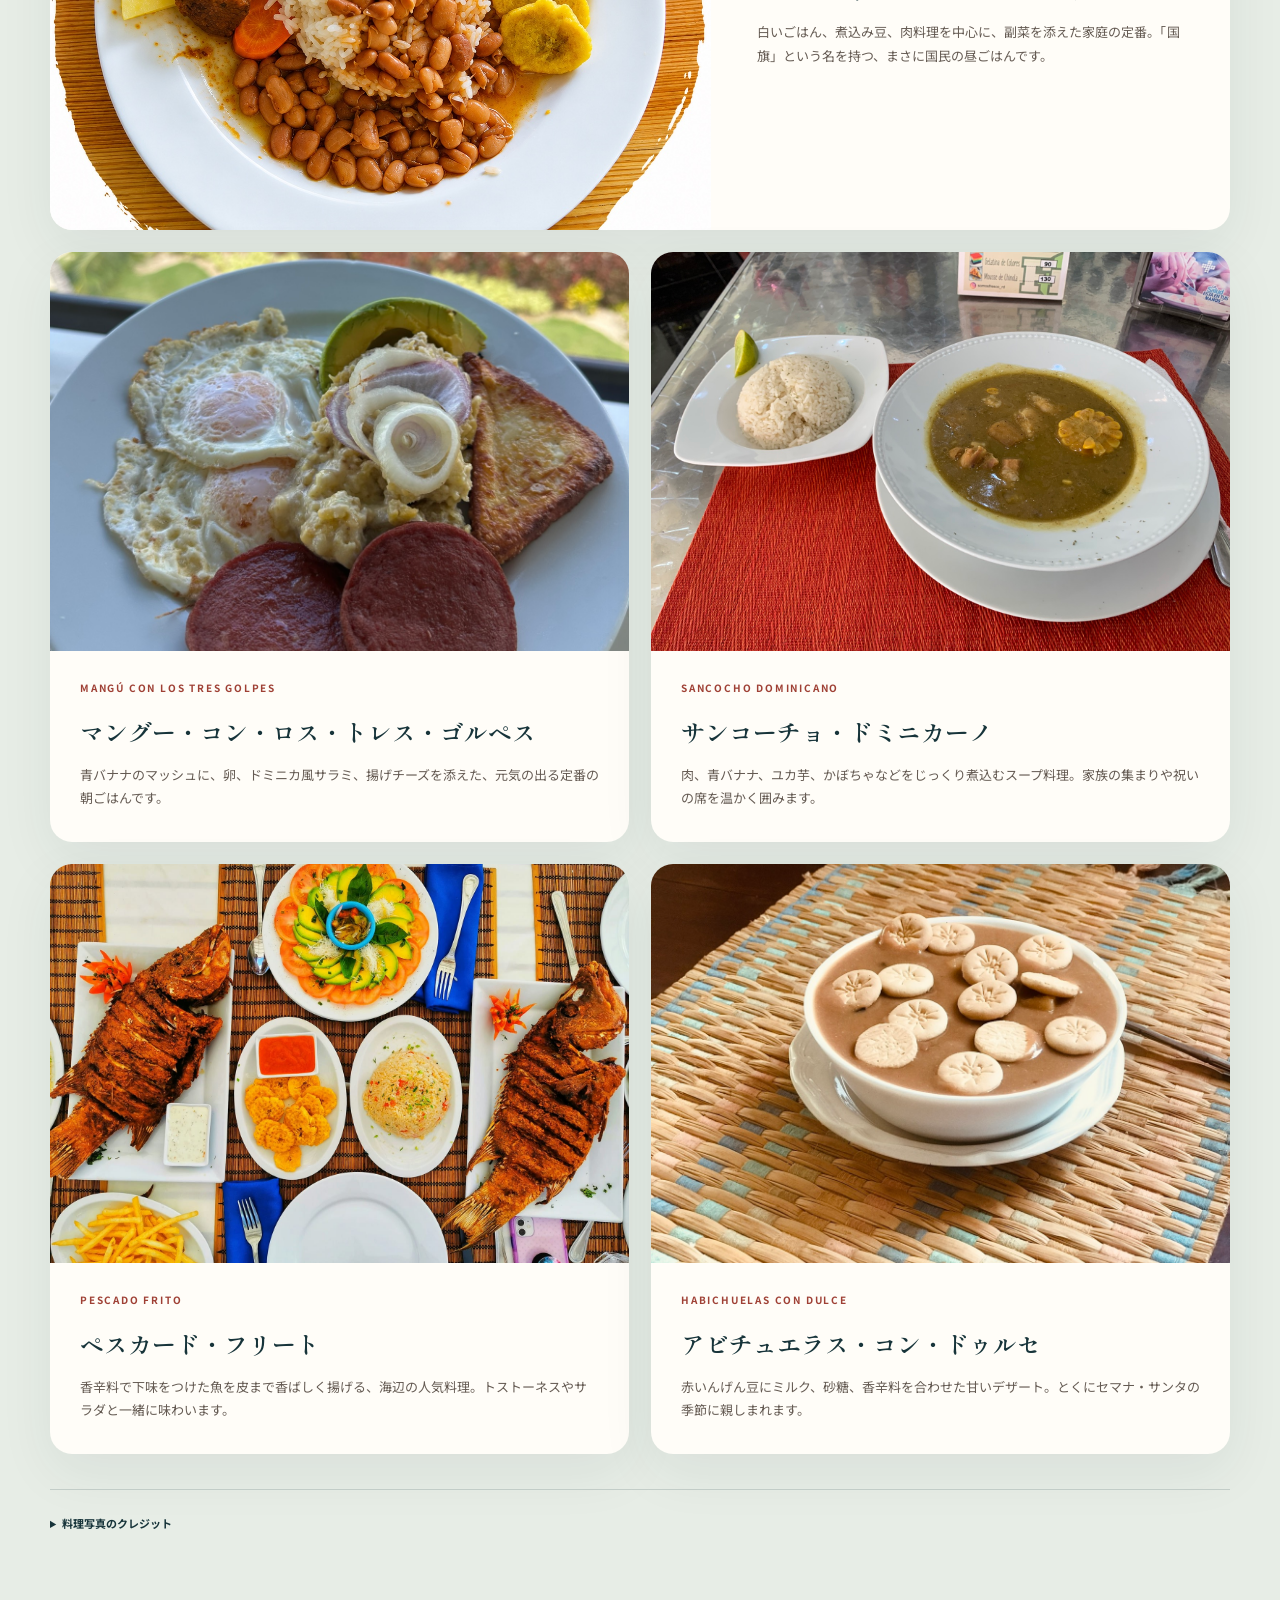
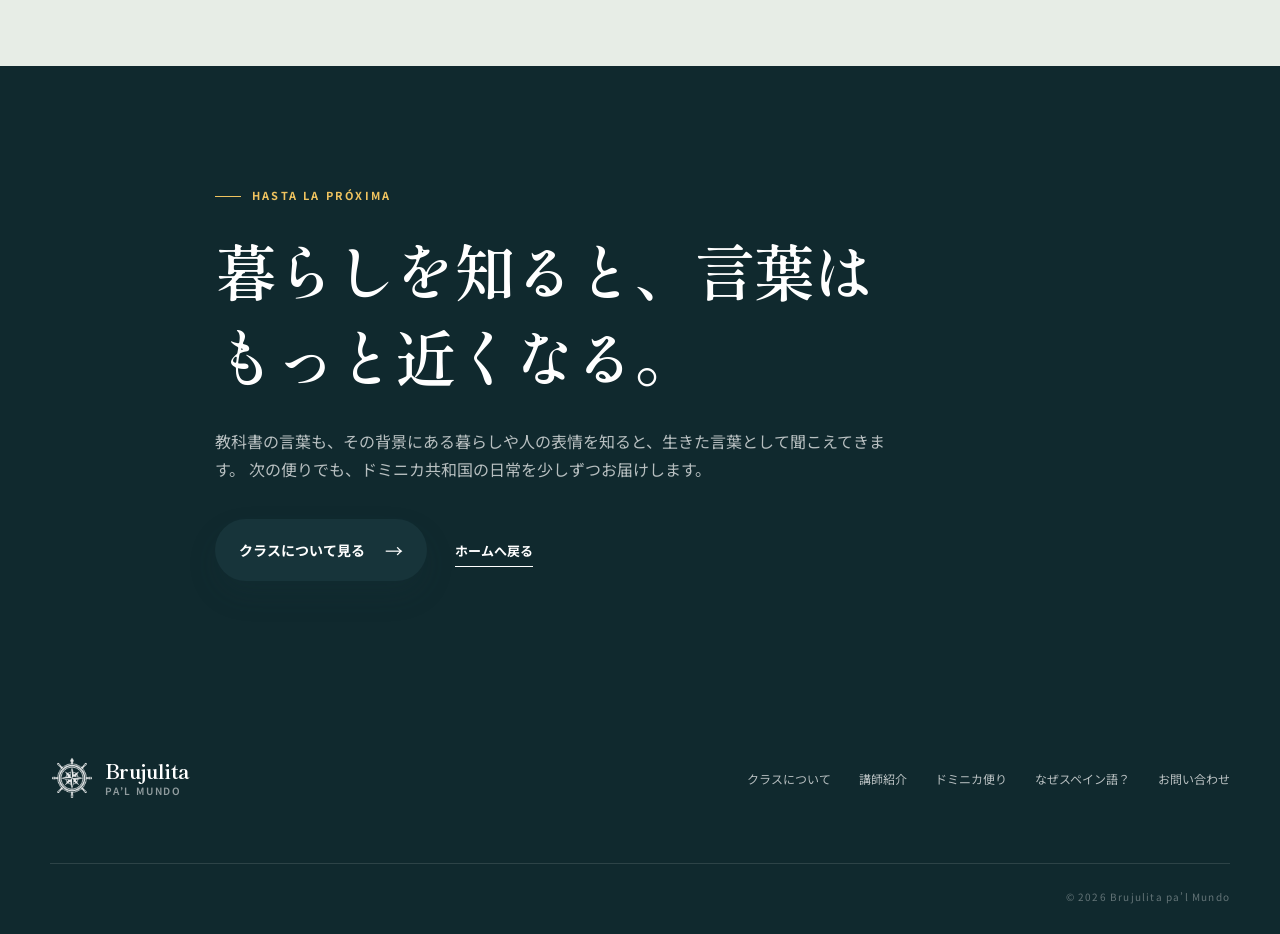
<file: dominicana.html>
<!doctype html>
<html lang="ja">
  <head>
    <meta charset="utf-8" />
    <meta name="viewport" content="width=device-width, initial-scale=1" />
    <meta name="theme-color" content="#17343a" />
    <meta
      name="description"
      content="約18年暮らしたドミニカ共和国の海、町、人、音楽、食、野球を、写真と小さな物語で紹介します。"
    />
    <title>ドミニカ共和国からの便り｜Brujulita pa’l Mundo</title>
    <link rel="preconnect" href="https://fonts.googleapis.com" />
    <link rel="preconnect" href="https://fonts.gstatic.com" crossorigin />
    <link
      href="https://fonts.googleapis.com/css2?family=Noto+Sans+JP:wght@400;500;600;700&amp;family=Shippori+Mincho+B1:wght@500;600&amp;display=swap"
      rel="stylesheet"
    />
    <link rel="icon" href="./assets/brujulita-favicon.png" type="image/png" />
    <link rel="stylesheet" href="./styles.css?v=20261106-14" />
    <script>document.documentElement.classList.add('js')</script>
    <script src="./script.js?v=20261106-14" defer></script>
  </head>
  <body class="story-page">
    <div class="reading-progress" aria-hidden="true"><span data-progress></span></div>
    <a class="skip-link" href="#story">本文へ移動</a>

    <header class="site-header" data-header>
      <div class="header-inner shell">
        <a class="brand" href="./index.html" aria-label="Brujulita pa’l Mundo ホーム">
          <span class="brand-mark" aria-hidden="true">
            <img src="./assets/brujulita-logo-transparent.png" alt="" width="512" height="512" />
          </span>
          <span><strong>Brujulita</strong><small lang="es">pa’l Mundo</small></span>
        </a>

        <button class="nav-toggle" type="button" aria-expanded="false" aria-controls="site-nav">
          <span class="sr-only">メニューを開く</span><span></span><span></span>
        </button>

        <nav class="site-nav" id="site-nav" aria-label="メインナビゲーション">
          <a href="./index.html#class">クラスについて</a>
          <a href="./index.html#teacher">講師紹介</a>
          <a aria-current="page" href="./dominicana.html">ドミニカ便り</a>
          <a href="./why-spanish.html">なぜスペイン語？</a>
          <a class="nav-cta" href="mailto:neowellness2024@gmail.com?subject=スペイン語クラスについての相談">相談する</a>
        </nav>
      </div>
    </header>

    <main id="story">
      <header class="story-hero">
        <div class="story-hero-copy shell reveal">
          <a class="back-link" href="./index.html"><span aria-hidden="true">←</span> ホームへ戻る</a>
          <p class="eyebrow" lang="es">CARTAS DESDE LA REPÚBLICA DOMINICANA</p>
          <h1><span class="story-mobile-line">ドミニカ共和国</span><span class="story-mobile-line">からの便り</span></h1>
          <p class="story-deck">
            海の青、町角の会話、音楽が流れる暮らし。
            約18年の生活で出会った風景を、写真と小さな物語でたどります。
          </p>
        </div>
        <figure class="story-hero-figure reveal" data-delay="100">
          <img
            src="./assets/dominicana/sea-mountain-coast.jpg"
            alt="緑の山々とターコイズブルーの海が続くドミニカ共和国の海岸線"
            width="2200"
            height="1467"
            fetchpriority="high"
          />
          <figcaption>深い青から明るいターコイズへ。緑の山々と海がつながる、変化に富んだ海岸線。</figcaption>
        </figure>
      </header>

      <section class="story-introduction section" aria-labelledby="introduction-title">
        <div class="shell story-intro-grid">
          <div class="story-intro-copy reveal">
            <p class="eyebrow" lang="es">INTRODUCCIÓN</p>
            <h2 id="introduction-title">カリブ海の交差点、ドミニカ共和国。</h2>
            <p class="story-lead">
              カリブ海に浮かぶイスパニョーラ島。その東側を占めるのがドミニカ共和国です。
              青い海と白い砂浜だけでなく、山々や松林、緑豊かな田園まで、地域ごとに多彩な風景が広がっています。
            </p>
            <p>
              この島には、スペイン人が到来する以前からタイノの人々が暮らしていました。
              植民地支配やアフリカから連れてこられた人々の歴史を経て、タイノ、ヨーロッパ、アフリカの文化が重なり合い、
              今日のドミニカ文化の土台が形づくられていきました。1844年2月27日には、ドミニカ共和国として独立を宣言しています。
            </p>
            <p>
              現在も、街角の音楽、家族や隣人との近い距離、食卓を囲む時間の中に、歴史と文化の重なりを感じることができます。
              ここでは観光案内だけでは見えにくい、生活の中のドミニカ共和国をご案内します。
            </p>
          </div>
          <figure class="flag-card reveal" data-delay="100">
            <img
              src="./assets/dominicana/flag-photo.jpg"
              alt="ヤシ葺き屋根の下に掲げられたドミニカ共和国の国旗"
              width="1600"
              height="1200"
              loading="lazy"
            />
            <figcaption>
              <span lang="es">Dios, Patria y Libertad</span>
              <strong>「神、祖国、自由」</strong>
              <p>国旗の中央にある国章には、国の標語が記されています。</p>
              <p class="flag-credit">
                写真：<a href="https://commons.wikimedia.org/wiki/File:Flag_of_the_Dominican_Republic.jpg" target="_blank" rel="noreferrer">Oleg Yunakov / Wikimedia Commons</a>
                · <a href="https://creativecommons.org/licenses/by-sa/4.0/" target="_blank" rel="noreferrer">CC BY-SA 4.0</a>
              </p>
            </figcaption>
          </figure>
        </div>
      </section>

      <nav class="story-chapters shell reveal toc" aria-label="このページの目次">
        <p>旅するように読む</p>
        <ol>
          <li><a href="#sea"><span>01</span>海</a></li>
          <li><a href="#daily-life"><span>02</span>暮らし</a></li>
          <li><a href="#people"><span>03</span>人</a></li>
          <li><a href="#culture"><span>04</span>文化</a></li>
          <li><a href="#baseball"><span>05</span>日本とのつながり</a></li>
          <li><a href="#food"><span>06</span>食卓</a></li>
        </ol>
      </nav>

      <nav class="journey-rail toc" data-journey aria-label="旅の現在地">
        <span class="journey-rail-track" aria-hidden="true"></span>
        <a href="#sea" aria-label="海の章"><span>海</span></a>
        <a href="#daily-life" aria-label="暮らしの章"><span>暮らし</span></a>
        <a href="#people" aria-label="人の章"><span>人</span></a>
        <a href="#culture" aria-label="文化の章"><span>文化</span></a>
        <a href="#baseball" aria-label="日本とのつながりの章"><span>日本とのつながり</span></a>
        <a href="#food" aria-label="食卓の章"><span>食卓</span></a>
      </nav>

      <section class="story-section story-section-sea" id="sea" aria-labelledby="sea-title">
        <div class="shell">
          <header class="story-section-header reveal">
            <p class="story-number">01</p>
            <div>
              <p class="eyebrow">EL MAR CARIBE</p>
              <h2 id="sea-title"><span class="story-mobile-line">海が見せる、</span><span class="story-mobile-line">いくつもの青。</span></h2>
            </div>
            <p>
              ドミニカ共和国といえば、まず思い浮かぶのがカリブ海。
              場所や光によって異なる海の色が、訪れる人を魅了します。
              日本でハワイが親しまれているように、ドミニカ共和国は欧米の旅行者にとって身近なリゾート地です。
            </p>
          </header>

          <div class="photo-mosaic photo-mosaic-sea">
            <figure class="photo-card photo-card-wide reveal">
              <img src="./assets/dominicana/sea-punta-cana.jpg" alt="白い砂浜と椰子の木が続くプンタ・カナの海岸" width="1800" height="1301" loading="lazy" />
              <figcaption>白い砂浜と椰子の木が続く海岸。世界の旅行者を惹きつける理由が伝わる一枚です。</figcaption>
            </figure>
            <figure class="photo-card reveal" data-delay="60">
              <img src="./assets/dominicana/sea-boat.jpg" alt="透明な浅瀬に浮かぶ小舟と海辺で働く人々" width="827" height="551" loading="lazy" />
              <figcaption>透明な浅瀬に浮かぶ小舟。観光地の美しさと、海とともに暮らす人々の日常が重なります。</figcaption>
            </figure>
            <figure class="photo-card photo-card-tall reveal" data-delay="100">
              <img src="./assets/dominicana/sea-shallows.jpg" alt="透明からターコイズへ色を変える遠浅の海" width="709" height="472" loading="lazy" />
              <figcaption>光を受けて、透明からターコイズへ。場所によって表情を変えるカリブ海の青。</figcaption>
            </figure>
            <figure class="photo-card photo-card-wide reveal">
              <img src="./assets/dominicana/sea-coastal-town.jpg" alt="椰子の木と町並みの向こうに広がる青い海" width="1800" height="1350" loading="lazy" />
              <figcaption>椰子の木の向こうに広がる海。ここでは美しい景色が、町の日常のすぐそばにあります。</figcaption>
            </figure>
          </div>
          <blockquote class="story-pullquote story-pullquote-sea reveal">
            <p>深い青から明るいターコイズへ。海の色は、場所と光で表情を変えていく。</p>
          </blockquote>
        </div>
      </section>

      <section class="story-section story-section-daily" id="daily-life" aria-labelledby="daily-title">
        <div class="shell">
          <header class="story-section-header reveal">
            <p class="story-number">02</p>
            <div>
              <p class="eyebrow">LA VIDA COTIDIANA</p>
              <h2 id="daily-title">町角から見える、暮らしのリズム。</h2>
            </div>
            <p>
              果物売りの声、コルマドで交わす会話、通りを走るバイクとグアグア。
              何気ない町の風景には、人と人との距離が近いドミニカらしさが詰まっています。
            </p>
          </header>

          <article class="story-subsection" aria-labelledby="fruit-title">
            <div class="story-subsection-copy reveal">
              <p class="story-kicker" lang="es">FRUTAS · 01</p>
              <h3 id="fruit-title">常夏の国から届く、色とりどりの果物。</h3>
              <p>
                一年を通して果物が豊富で、町のどこにいても気軽に手に入ります。
                30種類以上あるといわれるマンゴーも大きな魅力。売りに来た人との会話まで、買い物の楽しみになります。
              </p>
            </div>
            <div class="paired-photos">
              <figure class="photo-card photo-card-portrait reveal">
                <img src="./assets/dominicana/fruit-truck.jpg" alt="荷台いっぱいに南国の果物を積んだ赤いトラック" width="441" height="661" loading="lazy" />
                <figcaption>荷台いっぱいのパイナップル、パパイヤ、マンゴー。町角に南国の色と香りが届きます。</figcaption>
              </figure>
              <figure class="photo-card reveal" data-delay="80">
                <img src="./assets/dominicana/fruit-vendor.jpg" alt="三輪自転車に果物を積んで売り歩く男性" width="1800" height="1350" loading="lazy" />
                <figcaption>家の近くまでやって来る果物売り。「今日はどれが甘い？」という会話も買い物の楽しみです。</figcaption>
              </figure>
            </div>
          </article>

          <article class="story-subsection story-subsection-reverse" aria-labelledby="colmado-title">
            <div class="story-subsection-copy reveal">
              <p class="story-kicker">COLMADO · 02</p>
              <h3 id="colmado-title">買い物だけじゃない。町角のコルマド。</h3>
              <p>
                コルマドは、生活に必要なものがそろう小さなお店。日本のコンビニ以上に身近な場所で、
                買い物だけでなく、ご近所との会話や友人との一杯を楽しむ交流の場でもあります。
                大きな「コルマドン」には踊れるスペースがあり、音楽に合わせて人の輪が広がります。
              </p>
            </div>
            <div class="paired-photos">
              <figure class="photo-card reveal">
                <img src="./assets/dominicana/colmado-neighborhood.jpg" alt="コルマドの店先で笑顔を見せる若者たち" width="630" height="420" loading="lazy" />
                <figcaption>商品が並ぶカウンターに、自然と人が集まる。コルマドは町の小さな社交場です。</figcaption>
              </figure>
              <figure class="photo-card reveal" data-delay="80">
                <img src="./assets/dominicana/colmado-counter.jpg" alt="日用品と食料品が隙間なく並ぶコルマドの店内" width="1800" height="1350" loading="lazy" />
                <figcaption>食料品から日用品、生鮮食品まで。限られた店内に、毎日の暮らしに必要なものがそろいます。</figcaption>
              </figure>
            </div>
          </article>

          <article class="story-subsection" aria-labelledby="transport-title">
            <div class="story-subsection-copy reveal">
              <p class="story-kicker" lang="es">TRANSPORTE · 03</p>
              <h3 id="transport-title"><span class="story-mobile-line">バイクとグアグア<span class="story-desktop-punctuation">。</span></span><span class="story-mobile-line">町を走る、暮らしの足。</span></h3>
              <p>
                自家用車を持つ人もいますが、何人かでバイクに乗ったり、決められたルートを走る乗合バン
                「グアグア」で移動したりするのも日常の光景です。年季の入った車体に驚きながら乗る時間も、忘れがたい体験になります。
              </p>
            </div>
            <div class="paired-photos">
              <figure class="photo-card reveal">
                <img src="./assets/dominicana/transport-motorbike.jpg" alt="一台のバイクに家族で乗る人々" width="630" height="420" loading="lazy" />
                <figcaption>一台のバイクに家族で乗る姿も、町で見かける移動風景の一つです。</figcaption>
              </figure>
              <figure class="photo-card reveal" data-delay="80">
                <img src="./assets/dominicana/transport-guagua.jpg" alt="町中を走る年季の入った乗合バンのグアグア" width="661" height="441" loading="lazy" />
                <figcaption>決まったルートを走る乗合バン「グアグア」。年季の入った車体も、地域の大切な足です。</figcaption>
              </figure>
            </div>
          </article>
        </div>
      </section>

      <section class="story-section story-section-people" id="people" aria-labelledby="people-title">
        <div class="shell">
          <header class="story-section-header reveal">
            <p class="story-number">03</p>
            <div>
              <p class="eyebrow">LA GENTE</p>
              <h2 id="people-title">壁を感じさせない、人のあたたかさ。</h2>
            </div>
            <p>
              ドミニカ共和国の大きな魅力の一つは、人々の人懐っこさです。
              人間味にあふれ、初対面でもすっと会話の輪に迎え入れてくれる距離の近さは、ラテン文化に通じる魅力かもしれません。
            </p>
          </header>
          <div class="people-gallery">
            <figure class="photo-card reveal">
              <img src="./assets/dominicana/people-friends.jpg" alt="黄色い壁の前で笑顔を見せる友人たち" width="665" height="444" loading="lazy" />
              <figcaption>道端で交わす笑顔と冗談。初対面でも会話の輪が広がっていきます。</figcaption>
            </figure>
            <figure class="photo-card reveal" data-delay="70">
              <img src="./assets/dominicana/people-motorbike.jpg" alt="バイクに乗りながらカメラへ笑顔を向ける若者たち" width="665" height="444" loading="lazy" />
              <figcaption>カメラを向けると返ってくる、屈託のない笑顔。町の明るさが伝わります。</figcaption>
            </figure>
            <figure class="photo-card reveal" data-delay="140">
              <img src="./assets/dominicana/people-children.jpg" alt="肩を寄せ合い笑顔でポーズをとる二人の子ども" width="720" height="540" loading="lazy" />
              <figcaption>笑顔でポーズを決める子どもたち。人との距離の近さを感じさせる一瞬です。</figcaption>
            </figure>
          </div>
          <blockquote class="story-pullquote story-pullquote-people reveal">
            <p>初対面でも、会話の輪へすっと迎え入れてくれる。</p>
          </blockquote>
        </div>
      </section>

      <section class="story-section story-section-culture" id="culture" aria-labelledby="culture-title">
        <div class="shell">
          <header class="story-section-header reveal">
            <p class="story-number">04</p>
            <div>
              <p class="eyebrow">MÚSICA Y JUEGO</p>
              <h2 id="culture-title"><span class="story-mobile-line">音楽と遊びが、</span><span class="story-mobile-line">人をつないでいく。</span></h2>
            </div>
            <p>
              音楽とダンス、そして白熱するドミノ。どちらも単なる娯楽ではなく、
              世代を越えて同じ時間を楽しみ、人と人を近づける日常の文化です。
            </p>
          </header>

          <div class="culture-stories">
            <article class="culture-story culture-story-music reveal">
              <div class="culture-story-copy">
                <p class="story-kicker">MÚSICA Y BAILE</p>
                <h3>音楽が流れれば、日常が踊りだす。</h3>
                <p>
                  ドミニカ人は音楽とダンスが大好き。ドミニカ発祥のバチャータやメレンゲはもちろん、
                  レゲトン、デンボウ、ヒップホップ、EDMまで、音楽はいつも暮らしのそばにあります。
                </p>
                <p class="culture-note">店先でも、家族の集まりでも、誰かが踊り出すと自然に笑顔と人の輪が生まれます。</p>
              </div>

              <div class="culture-video-grid" aria-label="ドミニカ共和国の音楽とダンスの動画">
                <figure class="story-video-card">
                  <div class="story-video-frame">
                    <video controls playsinline preload="metadata" poster="./assets/dominicana/videos/music-dance-01-poster.jpg" aria-label="屋外で音楽に合わせて踊る人々の動画">
                      <source src="./assets/dominicana/videos/music-dance-01.mp4" type="video/mp4" />
                      お使いのブラウザは動画の再生に対応していません。
                    </video>
                    <span class="video-duration" aria-hidden="true">00:29</span>
                  </div>
                  <figcaption>音楽が流れると、いつもの場所がそのままダンスフロアに。体でリズムを感じる時間です。</figcaption>
                </figure>

                <figure class="story-video-card">
                  <div class="story-video-frame">
                    <video controls playsinline preload="metadata" poster="./assets/dominicana/videos/music-dance-02-poster.jpg" aria-label="光に包まれた音楽ステージと観客の動画">
                      <source src="./assets/dominicana/videos/music-dance-02.mp4" type="video/mp4" />
                      お使いのブラウザは動画の再生に対応していません。
                    </video>
                    <span class="video-duration" aria-hidden="true">00:25</span>
                  </div>
                  <figcaption>夜の会場を満たす光と音。大勢の人と同じリズムを共有する熱気も、音楽文化の魅力です。</figcaption>
                </figure>
              </div>
            </article>

            <article class="culture-story culture-story-domino reveal" data-delay="100">
              <div class="culture-story-copy">
                <p class="story-kicker">DOMINÓ</p>
                <h3>テーブルを囲む、白熱のドミノ。</h3>
                <p>
                  「Dominó（ドミノ）」と呼ばれるボードゲームも盛んです。
                  お金だけでなく、ビールなどを賭けることもあり、勝負はいつも真剣そのもの。
                </p>
                <p class="culture-note">牌を置く音、歓声、冗談。小さなテーブルのまわりに、町の熱気が集まります。</p>
              </div>

              <figure class="story-video-card story-video-card-wide">
                <div class="story-video-frame">
                  <video controls playsinline preload="metadata" poster="./assets/dominicana/videos/domino-game-poster.jpg" aria-label="路上のテーブルを囲んでドミノを楽しむ人々の動画">
                    <source src="./assets/dominicana/videos/domino-game.mp4" type="video/mp4" />
                    お使いのブラウザは動画の再生に対応していません。
                  </video>
                  <span class="video-duration" aria-hidden="true">00:36</span>
                </div>
                <figcaption>牌を置く音と歓声が響くドミノの勝負。テーブルを囲む人々の熱気も、この遊びの魅力です。</figcaption>
              </figure>
            </article>
          </div>
          <blockquote class="story-pullquote story-pullquote-culture reveal">
            <p>音楽が流れれば、いつもの場所がそのままダンスフロアになる。</p>
          </blockquote>
        </div>
      </section>

      <section class="story-section story-section-baseball" id="baseball" aria-labelledby="baseball-title">
        <div class="shell">
          <header class="story-section-header reveal">
            <p class="story-number">05</p>
            <div>
              <p class="eyebrow">BÉISBOL Y JAPÓN</p>
              <h2 id="baseball-title"><span class="story-mobile-line">野球が結ぶ、</span><span class="story-mobile-line">ドミニカと日本。</span></h2>
            </div>
            <p>
              ドミニカ共和国を代表するスポーツといえば野球です。
              広島東洋カープも現地に育成アカデミーを設け、数多くの選手を育ててきました。
              遠く離れた二つの国は、野球を通して深くつながっています。
            </p>
          </header>

          <div class="baseball-gallery">
            <figure class="photo-card photo-card-feature reveal">
              <img src="./assets/dominicana/baseball-carp.jpg" alt="赤いユニフォームを着て並ぶ広島東洋カープのアカデミー選手たち" width="2000" height="1125" loading="lazy" />
              <figcaption>赤いユニフォームで並ぶ選手たち。野球を通して、ドミニカ共和国と広島は深くつながっています。</figcaption>
            </figure>
            <figure class="photo-card reveal">
              <img src="./assets/dominicana/baseball-fence.jpg" alt="フェンス越しに地域の野球を見守る人々" width="1800" height="1350" loading="lazy" />
              <figcaption>フェンス越しに試合を見守る人々。野球は観る人も一緒になって楽しむ町の時間です。</figcaption>
            </figure>
            <figure class="photo-card reveal" data-delay="80">
              <img src="./assets/dominicana/baseball-field.jpg" alt="緑の山々に囲まれた地域の野球場" width="1800" height="1350" loading="lazy" />
              <figcaption>山に囲まれた地域のグラウンド。野球は特別な舞台だけでなく、日常の風景に根づいています。</figcaption>
            </figure>
          </div>
          <p class="source-note reveal">
            参考：<a href="https://www.ticket.carp.co.jp/calendar/event_20260409.html" target="_blank" rel="noreferrer">広島東洋カープ公式サイト</a>
          </p>
        </div>
      </section>

      <section class="story-section story-section-food" id="food" aria-labelledby="food-title">
        <div class="shell">
          <header class="story-section-header reveal">
            <p class="story-number">06</p>
            <div>
              <p class="eyebrow">SABORES DOMINICANOS</p>
              <h2 id="food-title"><span class="story-mobile-line">食卓から知る、</span><span class="story-mobile-line">もう一つのドミニカ。</span></h2>
            </div>
            <p>
              豆や米、青バナナ、肉、魚。身近な食材から生まれる料理には、
              家族で囲む食卓や季節の行事、海辺の暮らしが映し出されています。
            </p>
          </header>

          <div class="food-grid">
            <article class="food-card food-card-large reveal">
              <figure><img src="./assets/dominicana/food-la-bandera-mega-enhanced.jpg" alt="白いごはんと煮込み豆、鶏肉や肉料理、トストーネスを盛り合わせたラ・バンデーラ" width="1283" height="1226" loading="lazy" /></figure>
              <div><p class="story-kicker">LA BANDERA DOMINICANA</p><h3>ラ・バンデーラ・ドミニカーナ</h3><p>白いごはん、煮込み豆、肉料理を中心に、副菜を添えた家庭の定番。「国旗」という名を持つ、まさに国民の昼ごはんです。</p></div>
            </article>
            <article class="food-card reveal">
              <figure><img src="./assets/dominicana/food-mangu-danimsosa-v3.jpg" alt="青バナナのマッシュに卵、サラミ、揚げチーズを添えた朝食" width="1200" height="1600" loading="lazy" style="object-position: center 72%;" /></figure>
              <div><p class="story-kicker">MANGÚ CON LOS TRES GOLPES</p><h3>マングー・コン・ロス・トレス・ゴルペス</h3><p>青バナナのマッシュに、卵、ドミニカ風サラミ、揚げチーズを添えた、元気の出る定番の朝ごはんです。</p></div>
            </article>
            <article class="food-card reveal" data-delay="50">
              <figure><img src="./assets/dominicana/food-sancocho-littlet889-v3.jpg" alt="肉と野菜をじっくり煮込んだ具だくさんのサンコーチョ" width="1600" height="1200" loading="lazy" style="object-position: center 68%;" /></figure>
              <div><p class="story-kicker">SANCOCHO DOMINICANO</p><h3>サンコーチョ・ドミニカーノ</h3><p>肉、青バナナ、ユカ芋、かぼちゃなどをじっくり煮込むスープ料理。家族の集まりや祝いの席を温かく囲みます。</p></div>
            </article>
            <article class="food-card reveal" id="pescado-card" data-delay="100">
              <figure><img src="./assets/dominicana/food-pescado-juan-dolio.jpg" alt="ペスカード・フリートとトストーネス、サラダが並ぶ食卓" width="1600" height="1200" loading="lazy" /></figure>
              <div><p class="story-kicker">PESCADO FRITO</p><h3>ペスカード・フリート</h3><p>香辛料で下味をつけた魚を皮まで香ばしく揚げる、海辺の人気料理。トストーネスやサラダと一緒に味わいます。</p></div>
            </article>
            <article class="food-card reveal" data-delay="150">
              <figure><img src="./assets/dominicana/food-habichuelas-commons-v3.jpg" alt="小さなクッキーを浮かべた甘い豆のデザート" width="1200" height="900" loading="lazy" /></figure>
              <div><p class="story-kicker">HABICHUELAS CON DULCE</p><h3>アビチュエラス・コン・ドゥルセ</h3><p>赤いんげん豆にミルク、砂糖、香辛料を合わせた甘いデザート。とくにセマナ・サンタの季節に親しまれます。</p></div>
            </article>
          </div>

          <details class="photo-credits reveal">
            <summary>料理写真のクレジット</summary>
            <ul>
              <li><a href="https://commons.wikimedia.org/wiki/File:Mega_Adventures_Dominican_Food.jpg" target="_blank" rel="noreferrer">Mega Adventures Dominican Food</a> — Funcheta / Wikimedia Commons / CC BY-SA 4.0 / AI-assisted upscale</li>
              <li><a href="https://commons.wikimedia.org/wiki/File:Mangu.jpg" target="_blank" rel="noreferrer">Mangú con los tres golpes</a> — Danimsosa / Wikimedia Commons / CC BY-SA 4.0 / resized and cropped for display</li>
              <li><a href="https://commons.wikimedia.org/wiki/File:Sancocho_Dominicano.jpg" target="_blank" rel="noreferrer">Sancocho dominicano</a> — LittleT889 / Wikimedia Commons / CC BY-SA 4.0 / resized and cropped for display</li>
              <li><a href="https://unsplash.com/photos/grilled-fishes-and-fried-rice-pOCJHyIN6Xs" target="_blank" rel="noreferrer">Pescado frito (Juan Dolio)</a> — Raul Baz / Unsplash / cropped and resized</li>
              <li><a href="https://commons.wikimedia.org/wiki/File:Habichuelas_con_dulce_dominicana.jpg" target="_blank" rel="noreferrer">Habichuelas con dulce</a> — Arlene Campusano (Arle1001) / Wikimedia Commons / CC BY-SA 4.0 / resized</li>
            </ul>
            <p>Wikimedia Commonsの4点は <a href="https://creativecommons.org/licenses/by-sa/4.0/" target="_blank" rel="noreferrer">CC BY-SA 4.0</a>、Pescado fritoは <a href="https://unsplash.com/license" target="_blank" rel="noreferrer">Unsplash License</a> に基づき掲載しています。</p>
          </details>
        </div>
      </section>

      <section class="story-closing">
        <div class="story-closing-inner shell reveal">
          <p class="eyebrow">HASTA LA PRÓXIMA</p>
          <h2><span class="story-mobile-line">暮らしを知ると、</span><span class="story-mobile-line">言葉はもっと</span><span class="story-mobile-line">近くなる。</span></h2>
          <p>
            教科書の言葉も、その背景にある暮らしや人の表情を知ると、生きた言葉として聞こえてきます。
            次の便りでも、ドミニカ共和国の日常を少しずつお届けします。
          </p>
          <div class="button-row">
            <a class="button button-primary" href="./index.html#class">クラスについて見る <span aria-hidden="true">→</span></a>
            <a class="text-link" href="./index.html">ホームへ戻る</a>
          </div>
        </div>
      </section>
    </main>

    <footer class="site-footer">
      <div class="shell footer-grid">
        <a class="brand brand-footer" href="./index.html" aria-label="Brujulita pa’l Mundo ホーム">
          <span class="brand-mark" aria-hidden="true"><img src="./assets/brujulita-logo-transparent.png" alt="" width="512" height="512" loading="lazy" /></span>
          <span><strong>Brujulita</strong><small lang="es">pa’l Mundo</small></span>
        </a>
        <nav aria-label="フッターナビゲーション">
          <a href="./index.html#class">クラスについて</a>
          <a href="./index.html#teacher">講師紹介</a>
          <a href="./dominicana.html">ドミニカ便り</a>
          <a href="./why-spanish.html">なぜスペイン語？</a>
          <a href="mailto:neowellness2024@gmail.com">お問い合わせ</a>
        </nav>
        <p class="copyright">© <span data-year></span> Brujulita pa’l Mundo</p>
      </div>
    </footer>
  </body>
</html>
</file>
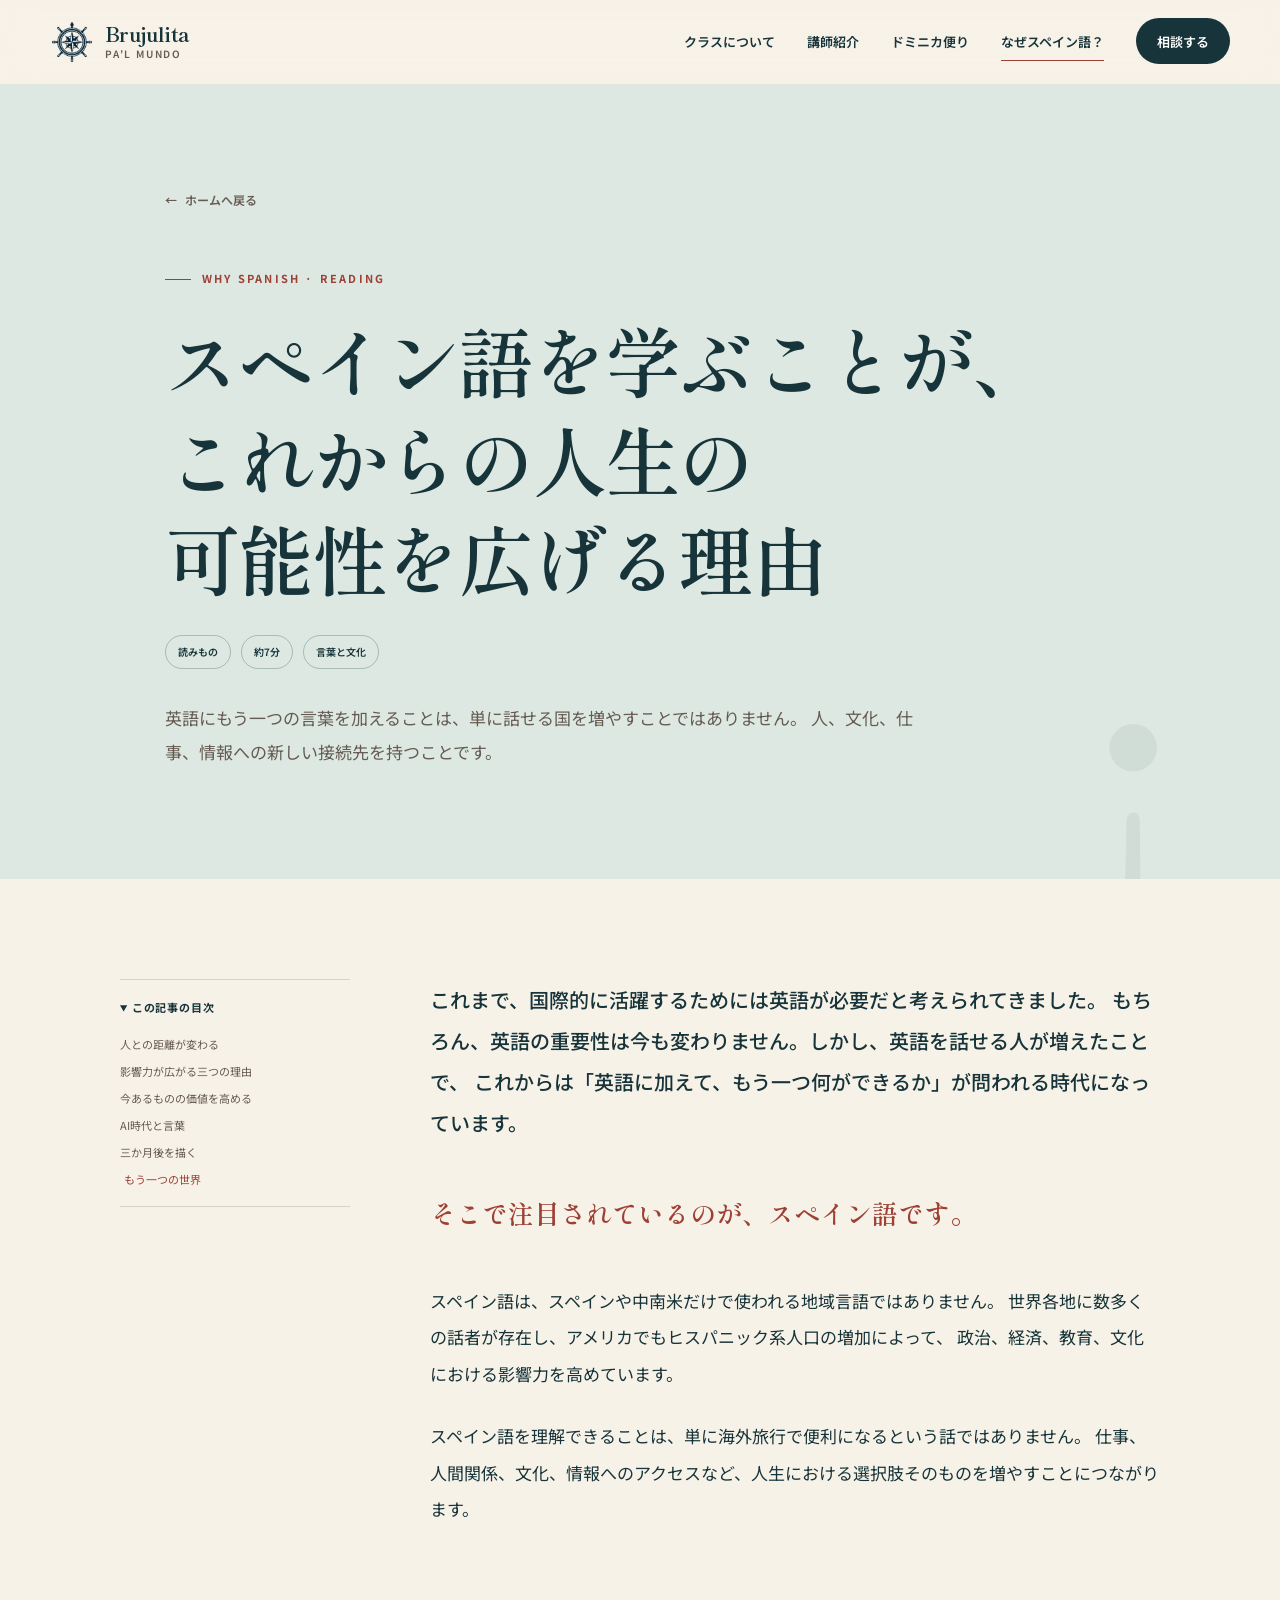
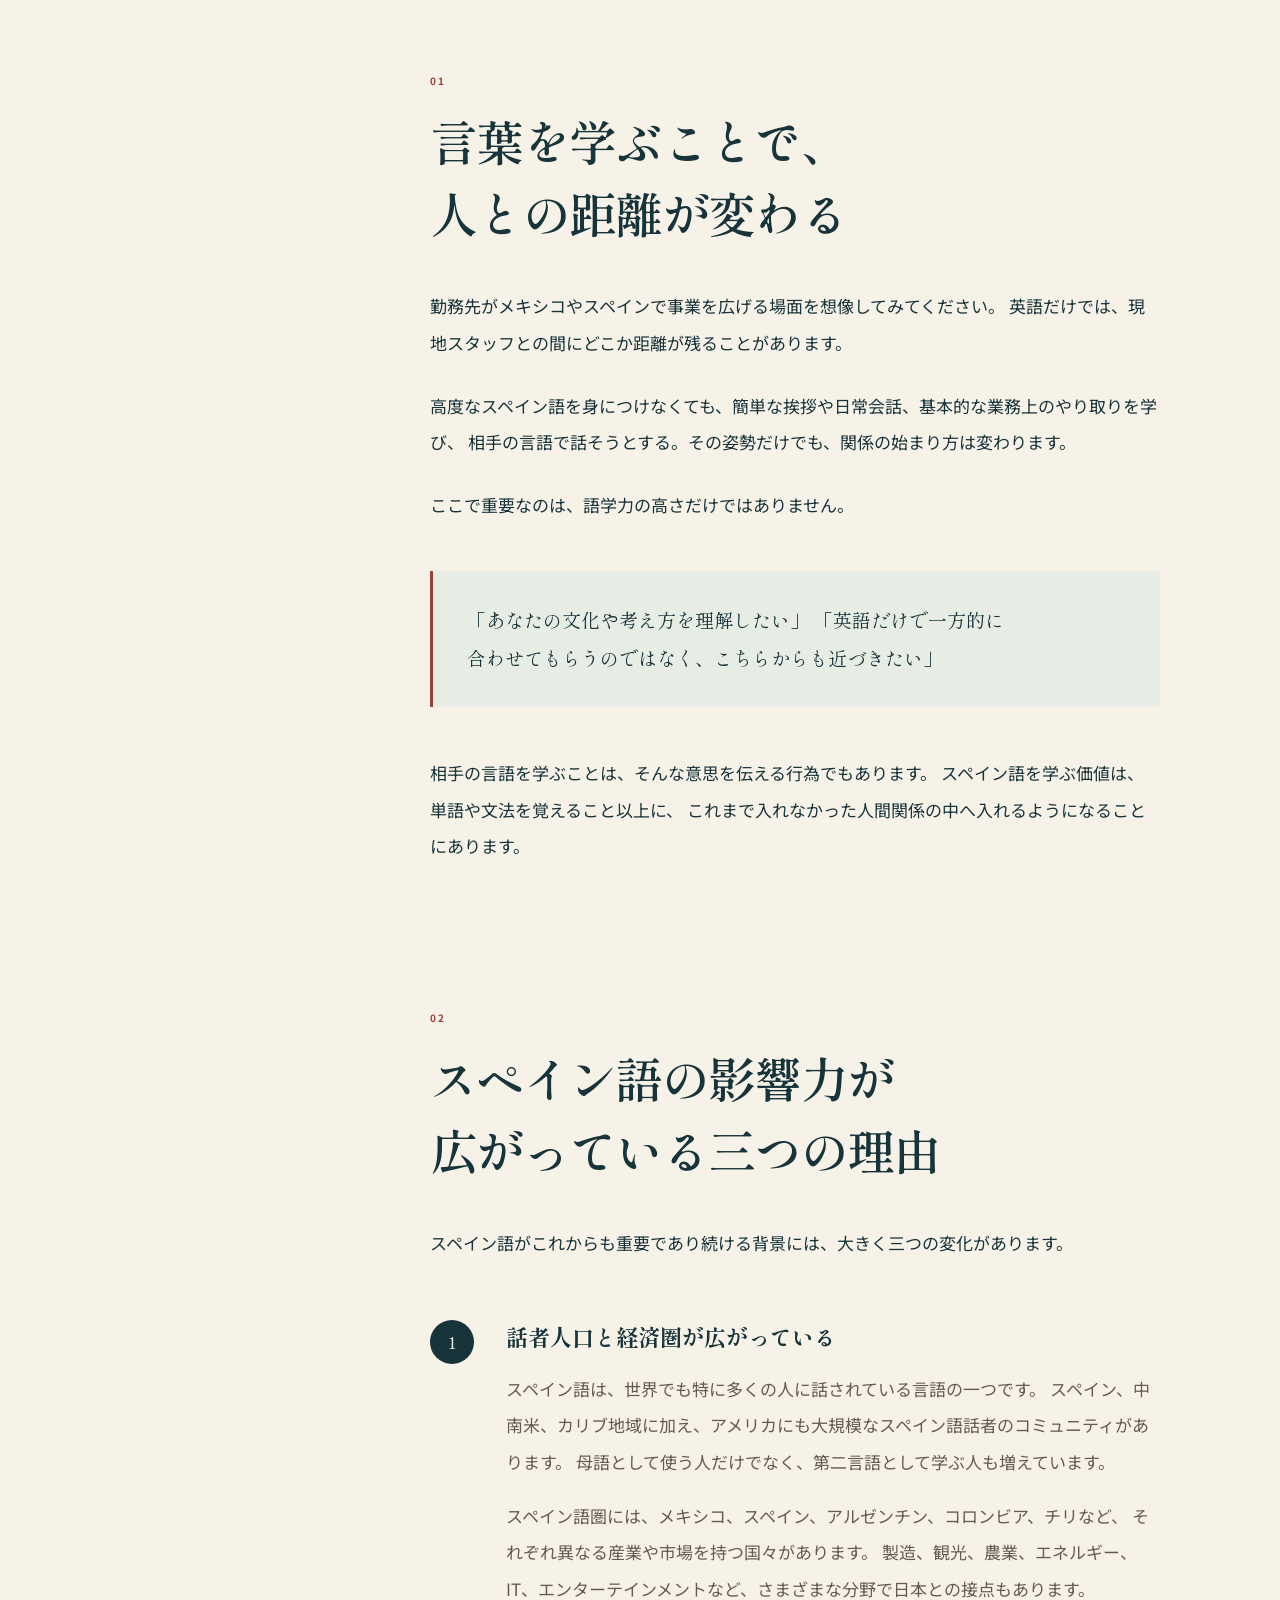
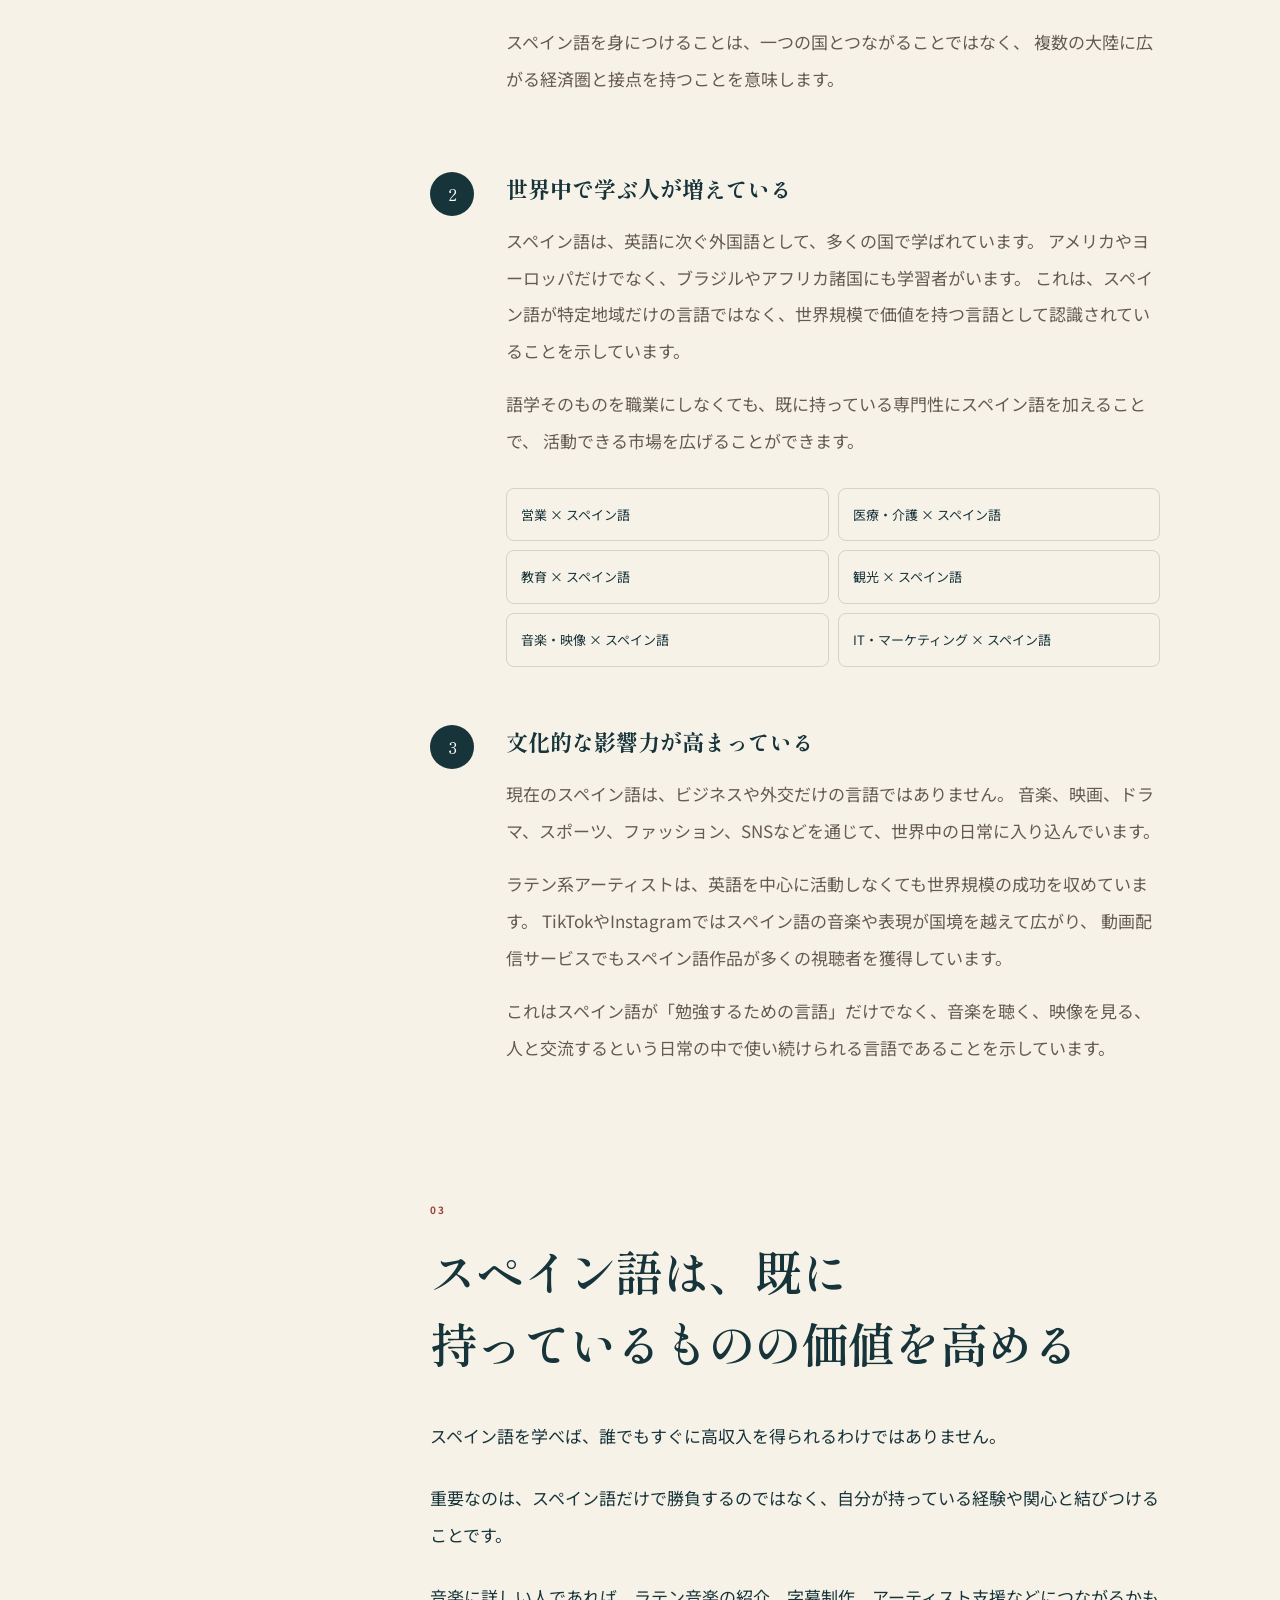
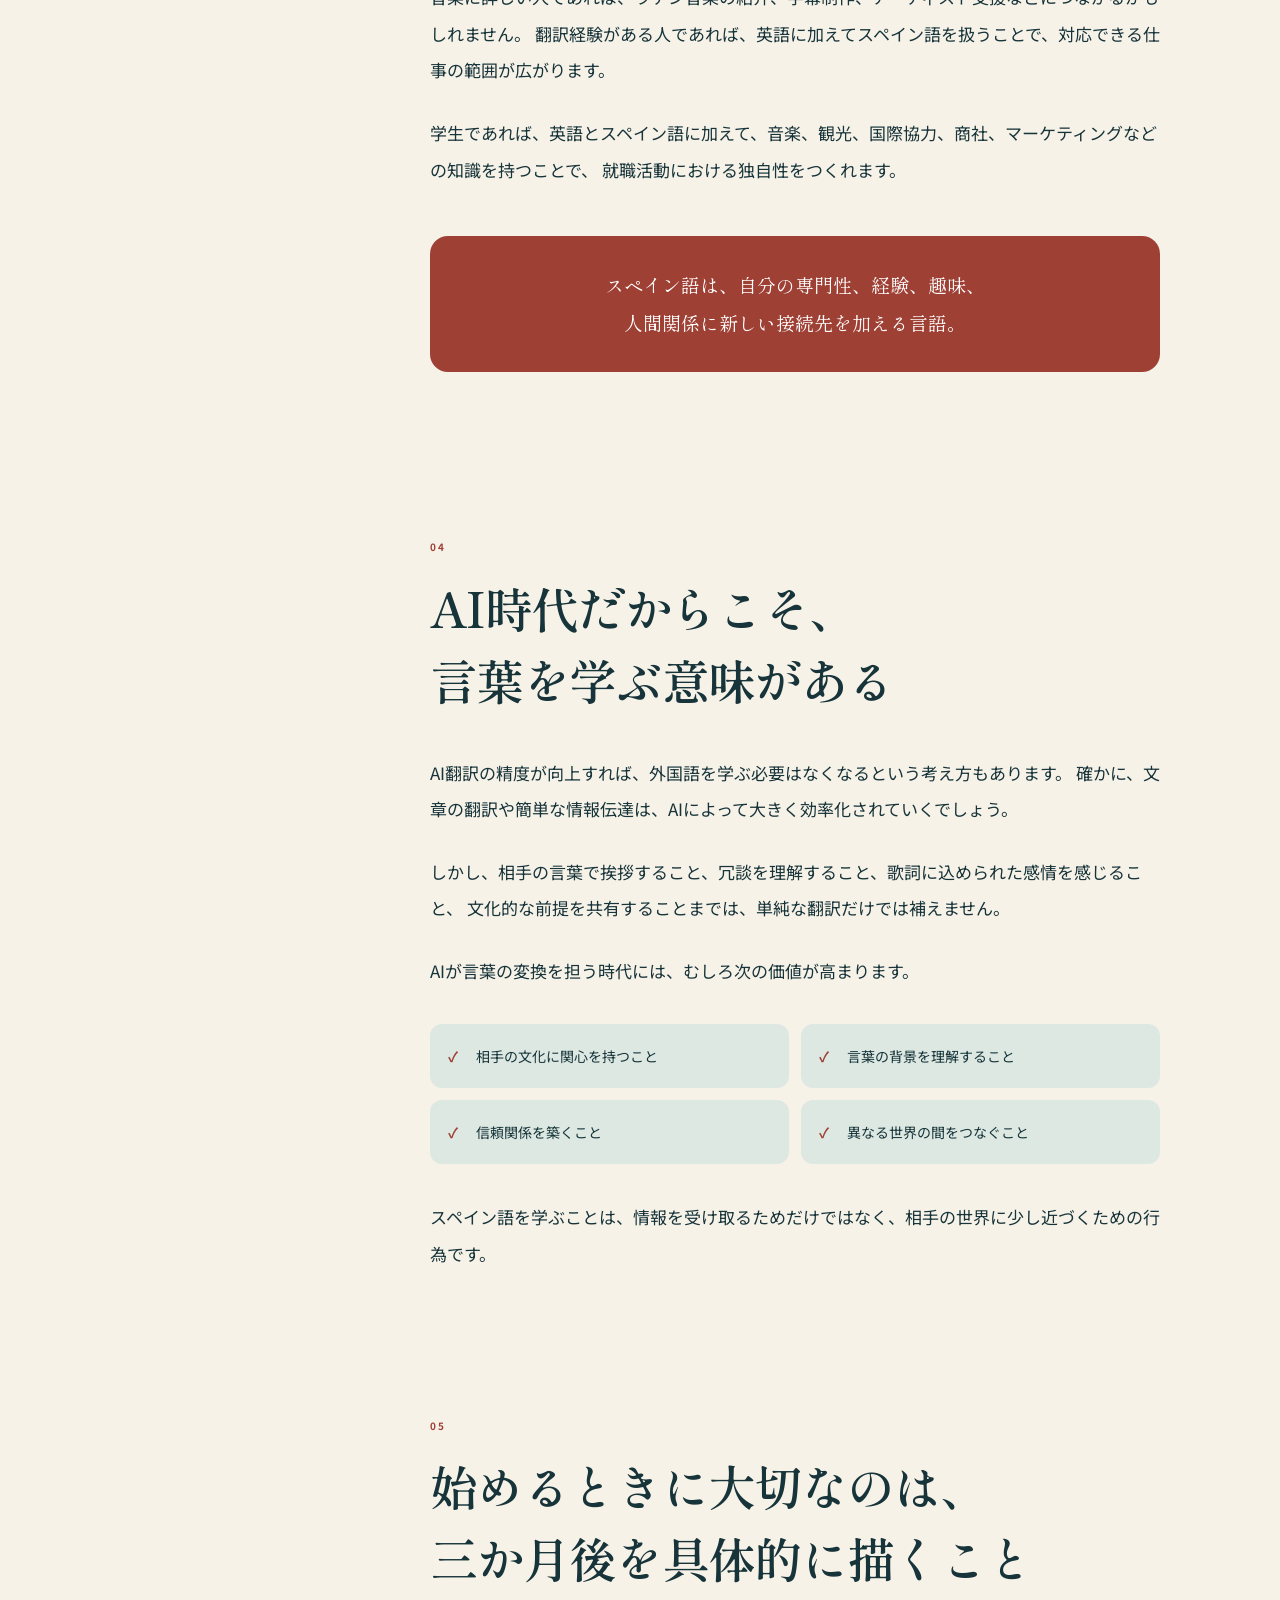
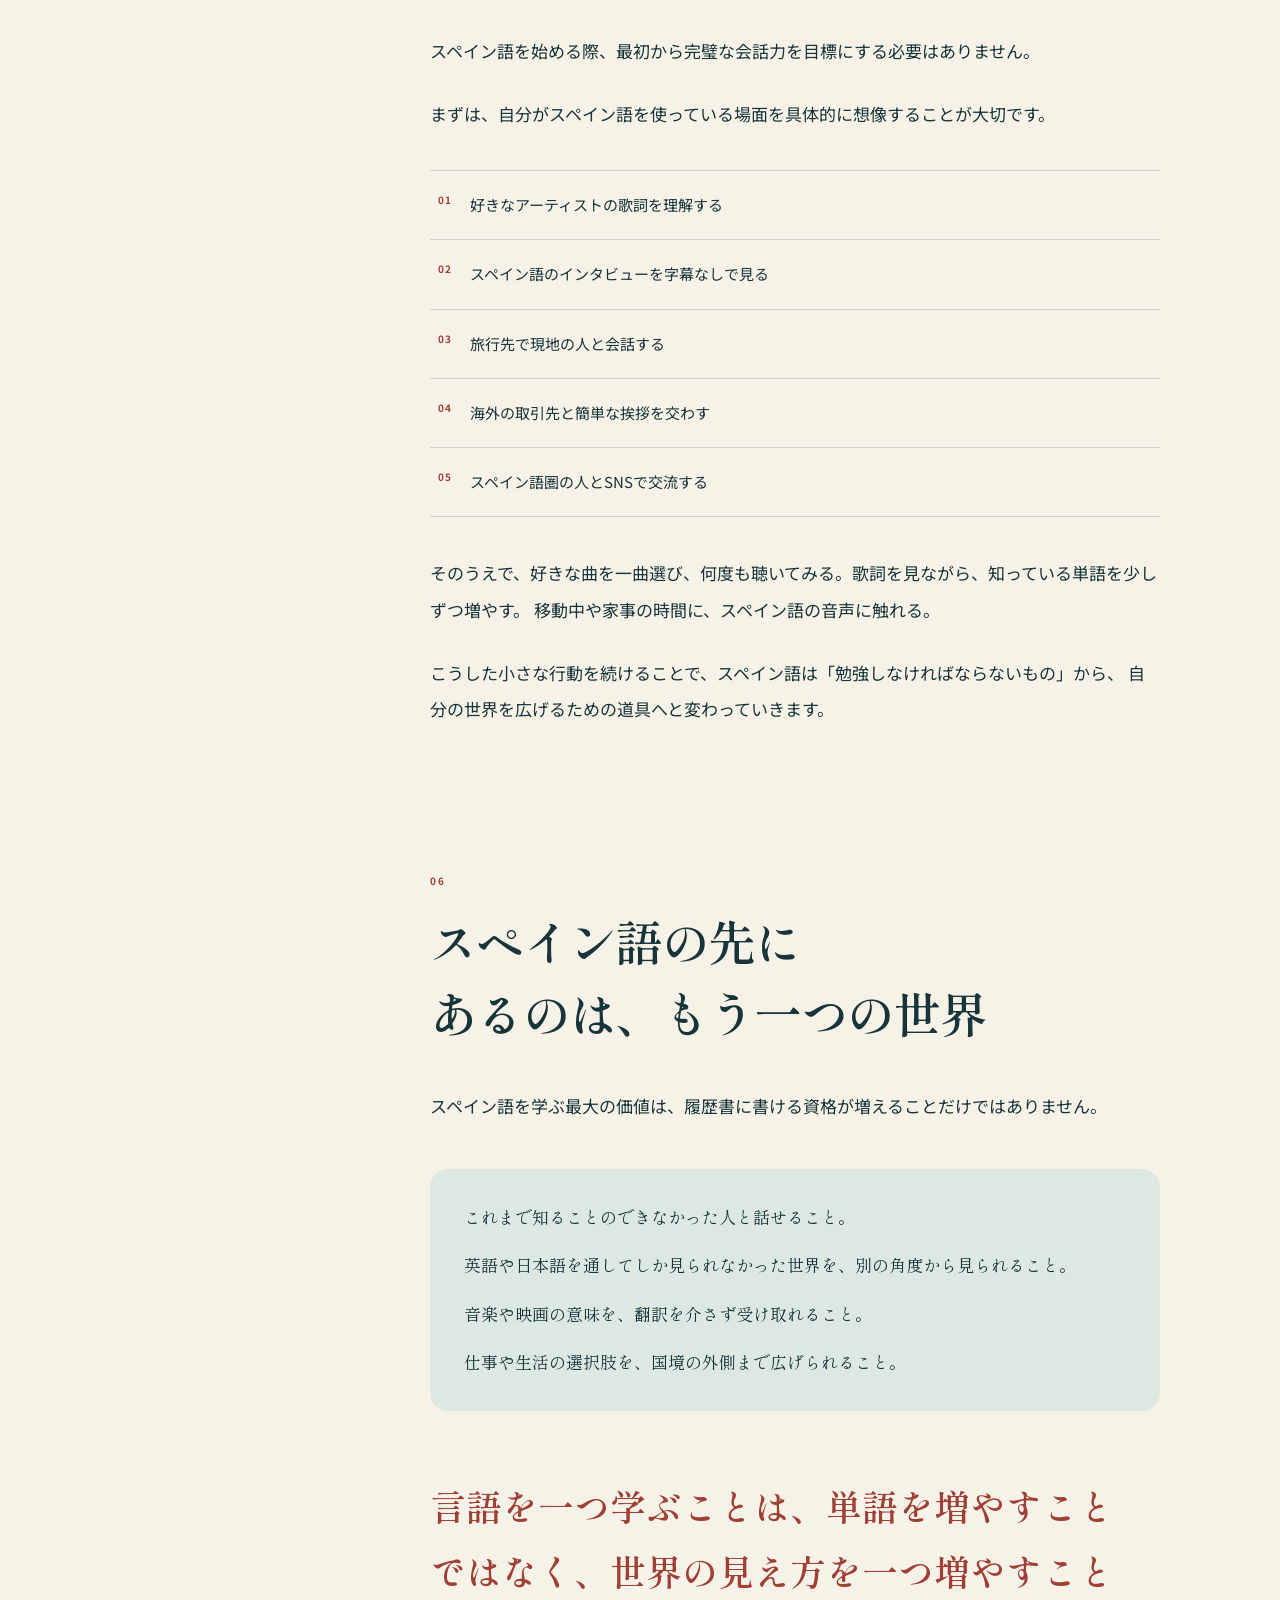
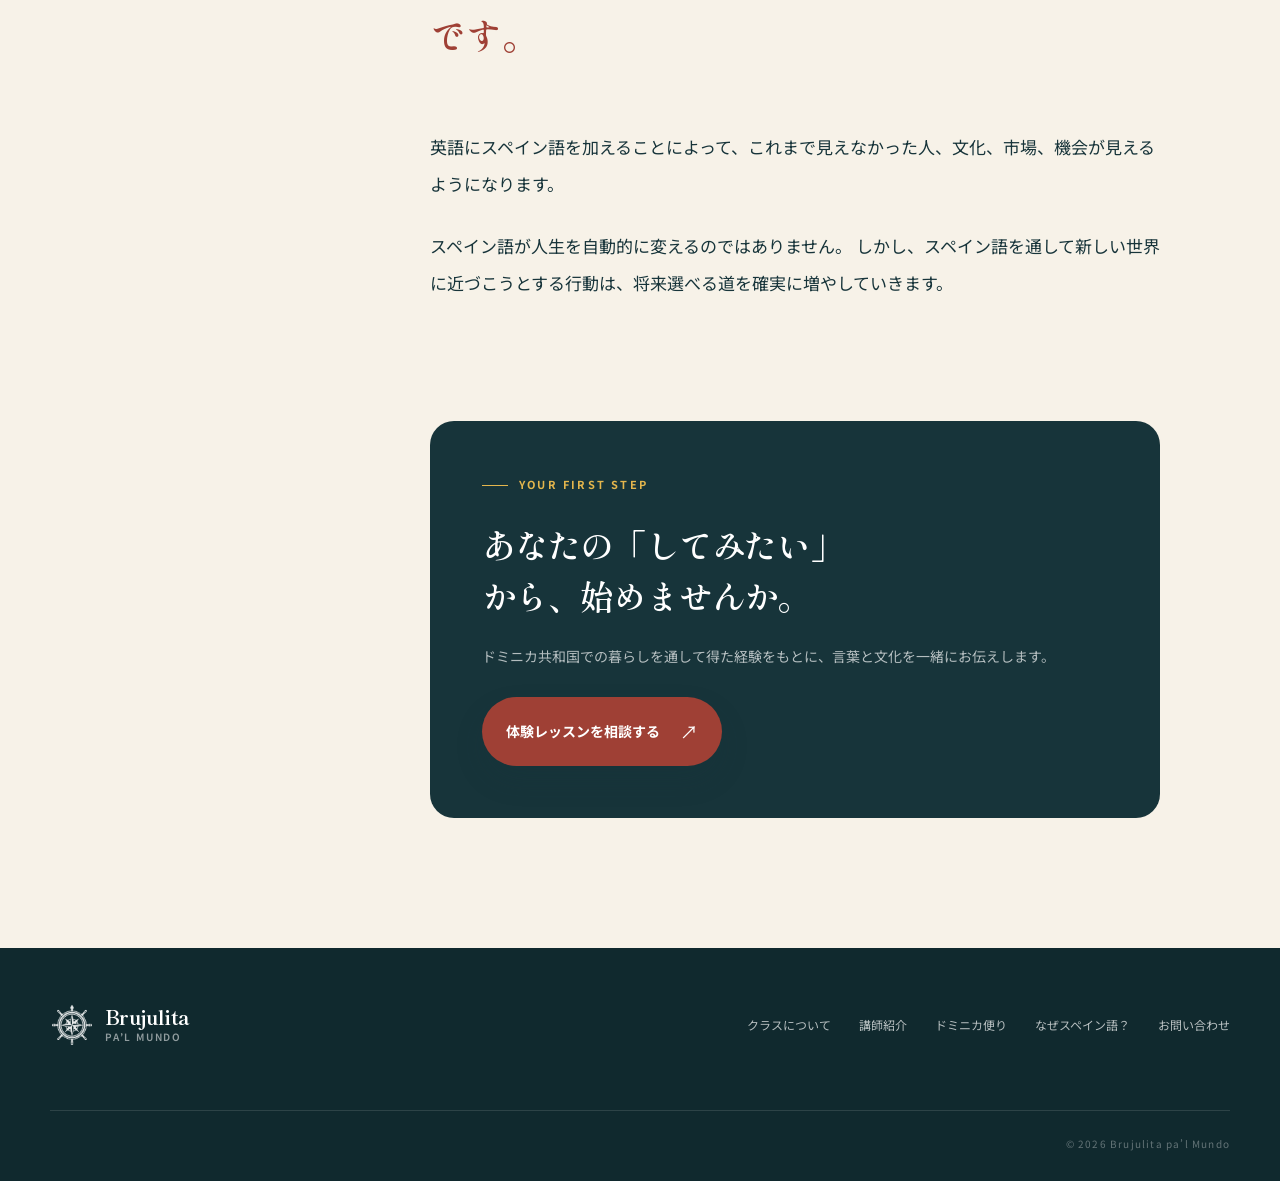
<file: why-spanish.html>
<!doctype html>
<html lang="ja">
  <head>
    <meta charset="utf-8" />
    <meta name="viewport" content="width=device-width, initial-scale=1" />
    <meta name="theme-color" content="#17343a" />
    <meta name="description" content="スペイン語を学ぶことが、これからの人生の可能性を広げる理由。仕事、文化、人とのつながり、AI時代に言葉を学ぶ意味を考えます。" />
    <title>スペイン語を学ぶ理由｜Brujulita pa’l Mundo</title>
    <link rel="preconnect" href="https://fonts.googleapis.com" />
    <link rel="preconnect" href="https://fonts.gstatic.com" crossorigin />
    <link href="https://fonts.googleapis.com/css2?family=Noto+Sans+JP:wght@400;500;600;700&amp;family=Shippori+Mincho+B1:wght@500;600&amp;display=swap" rel="stylesheet" />
    <link rel="icon" href="./assets/brujulita-favicon.png" type="image/png" />
    <link rel="stylesheet" href="./styles.css?v=20261106-1" />
    <script>document.documentElement.classList.add('js')</script>
    <script src="./script.js" defer></script>
  </head>
  <body class="article-page">
    <div class="reading-progress" aria-hidden="true"><span data-progress></span></div>
    <a class="skip-link" href="#article">本文へ移動</a>

    <header class="site-header" data-header>
      <div class="header-inner shell">
        <a class="brand" href="./index.html" aria-label="Brujulita pa’l Mundo ホーム">
          <span class="brand-mark" aria-hidden="true"><img src="./assets/brujulita-logo-transparent.png" alt="" width="512" height="512" /></span>
          <span><strong>Brujulita</strong><small lang="es">pa’l Mundo</small></span>
        </a>
        <button class="nav-toggle" type="button" aria-expanded="false" aria-controls="site-nav"><span class="sr-only">メニューを開く</span><span></span><span></span></button>
        <nav class="site-nav" id="site-nav" aria-label="メインナビゲーション">
          <a href="./index.html#class">クラスについて</a>
          <a href="./index.html#teacher">講師紹介</a>
          <a href="./dominicana.html">ドミニカ便り</a>
          <a aria-current="page" href="./why-spanish.html">なぜスペイン語？</a>
          <a class="nav-cta" href="mailto:neowellness2024@gmail.com?subject=スペイン語クラスについての相談">相談する</a>
        </nav>
      </div>
    </header>

    <main id="article">
      <header class="article-hero">
        <div class="article-hero-inner shell reveal">
          <a class="back-link" href="./index.html"><span aria-hidden="true">←</span> ホームへ戻る</a>
          <p class="eyebrow">WHY SPANISH · READING</p>
          <h1>スペイン語を学ぶことが、これからの人生の可能性を広げる理由</h1>
          <div class="article-meta">
            <span>読みもの</span><span>約7分</span><span>言葉と文化</span>
          </div>
          <p class="article-deck">
            英語にもう一つの言葉を加えることは、単に話せる国を増やすことではありません。
            人、文化、仕事、情報への新しい接続先を持つことです。
          </p>
        </div>
      </header>

      <div class="article-shell shell">
        <aside class="article-aside">
          <details class="toc" data-toc open>
            <summary>この記事の目次</summary>
            <nav aria-label="記事の目次">
              <a href="#distance">人との距離が変わる</a>
              <a href="#three-reasons">影響力が広がる三つの理由</a>
              <a href="#combine">今あるものの価値を高める</a>
              <a href="#ai">AI時代と言葉</a>
              <a href="#three-months">三か月後を描く</a>
              <a href="#another-world">もう一つの世界</a>
            </nav>
          </details>
        </aside>

        <article class="longform">
          <p class="lead-paragraph">
            これまで、国際的に活躍するためには英語が必要だと考えられてきました。
            もちろん、英語の重要性は今も変わりません。しかし、英語を話せる人が増えたことで、
            これからは「英語に加えて、もう一つ何ができるか」が問われる時代になっています。
          </p>
          <p class="standalone">そこで注目されているのが、スペイン語です。</p>
          <p>
            スペイン語は、スペインや中南米だけで使われる地域言語ではありません。
            世界各地に数多くの話者が存在し、アメリカでもヒスパニック系人口の増加によって、
            政治、経済、教育、文化における影響力を高めています。
          </p>
          <p>
            スペイン語を理解できることは、単に海外旅行で便利になるという話ではありません。
            仕事、人間関係、文化、情報へのアクセスなど、人生における選択肢そのものを増やすことにつながります。
          </p>

          <section id="distance">
            <p class="section-index">01</p>
            <h2>言葉を学ぶことで、人との距離が変わる</h2>
            <p>
              勤務先がメキシコやスペインで事業を広げる場面を想像してみてください。
              英語だけでは、現地スタッフとの間にどこか距離が残ることがあります。
            </p>
            <p>
              高度なスペイン語を身につけなくても、簡単な挨拶や日常会話、基本的な業務上のやり取りを学び、
              相手の言語で話そうとする。その姿勢だけでも、関係の始まり方は変わります。
            </p>
            <p>ここで重要なのは、語学力の高さだけではありません。</p>
            <blockquote>
              「あなたの文化や考え方を理解したい」
              「英語だけで一方的に合わせてもらうのではなく、こちらからも近づきたい」
            </blockquote>
            <p>
              相手の言語を学ぶことは、そんな意思を伝える行為でもあります。
              スペイン語を学ぶ価値は、単語や文法を覚えること以上に、
              これまで入れなかった人間関係の中へ入れるようになることにあります。
            </p>
          </section>

          <section id="three-reasons">
            <p class="section-index">02</p>
            <h2>スペイン語の影響力が広がっている三つの理由</h2>
            <p>スペイン語がこれからも重要であり続ける背景には、大きく三つの変化があります。</p>

            <div class="article-subsection">
              <span>1</span>
              <div>
                <h3>話者人口と経済圏が広がっている</h3>
                <p>
                  スペイン語は、世界でも特に多くの人に話されている言語の一つです。
                  スペイン、中南米、カリブ地域に加え、アメリカにも大規模なスペイン語話者のコミュニティがあります。
                  母語として使う人だけでなく、第二言語として学ぶ人も増えています。
                </p>
                <p>
                  スペイン語圏には、メキシコ、スペイン、アルゼンチン、コロンビア、チリなど、
                  それぞれ異なる産業や市場を持つ国々があります。
                  製造、観光、農業、エネルギー、IT、エンターテインメントなど、さまざまな分野で日本との接点もあります。
                </p>
                <p>
                  スペイン語を身につけることは、一つの国とつながることではなく、
                  複数の大陸に広がる経済圏と接点を持つことを意味します。
                </p>
              </div>
            </div>

            <div class="article-subsection">
              <span>2</span>
              <div>
                <h3>世界中で学ぶ人が増えている</h3>
                <p>
                  スペイン語は、英語に次ぐ外国語として、多くの国で学ばれています。
                  アメリカやヨーロッパだけでなく、ブラジルやアフリカ諸国にも学習者がいます。
                  これは、スペイン語が特定地域だけの言語ではなく、世界規模で価値を持つ言語として認識されていることを示しています。
                </p>
                <p>
                  語学そのものを職業にしなくても、既に持っている専門性にスペイン語を加えることで、
                  活動できる市場を広げることができます。
                </p>
                <ul class="combination-list">
                  <li>営業 × スペイン語</li><li>医療・介護 × スペイン語</li><li>教育 × スペイン語</li>
                  <li>観光 × スペイン語</li><li>音楽・映像 × スペイン語</li><li>IT・マーケティング × スペイン語</li>
                </ul>
              </div>
            </div>

            <div class="article-subsection">
              <span>3</span>
              <div>
                <h3>文化的な影響力が高まっている</h3>
                <p>
                  現在のスペイン語は、ビジネスや外交だけの言語ではありません。
                  音楽、映画、ドラマ、スポーツ、ファッション、SNSなどを通じて、世界中の日常に入り込んでいます。
                </p>
                <p>
                  ラテン系アーティストは、英語を中心に活動しなくても世界規模の成功を収めています。
                  TikTokやInstagramではスペイン語の音楽や表現が国境を越えて広がり、
                  動画配信サービスでもスペイン語作品が多くの視聴者を獲得しています。
                </p>
                <p>
                  これはスペイン語が「勉強するための言語」だけでなく、音楽を聴く、映像を見る、
                  人と交流するという日常の中で使い続けられる言語であることを示しています。
                </p>
              </div>
            </div>
          </section>

          <section id="combine">
            <p class="section-index">03</p>
            <h2>スペイン語は、既に持っているものの価値を高める</h2>
            <p>スペイン語を学べば、誰でもすぐに高収入を得られるわけではありません。</p>
            <p>
              重要なのは、スペイン語だけで勝負するのではなく、自分が持っている経験や関心と結びつけることです。
            </p>
            <p>
              音楽に詳しい人であれば、ラテン音楽の紹介、字幕制作、アーティスト支援などにつながるかもしれません。
              翻訳経験がある人であれば、英語に加えてスペイン語を扱うことで、対応できる仕事の範囲が広がります。
            </p>
            <p>
              学生であれば、英語とスペイン語に加えて、音楽、観光、国際協力、商社、マーケティングなどの知識を持つことで、
              就職活動における独自性をつくれます。
            </p>
            <blockquote class="accent-quote">
              スペイン語は、自分の専門性、経験、趣味、人間関係に新しい接続先を加える言語。
            </blockquote>
          </section>

          <section id="ai">
            <p class="section-index">04</p>
            <h2>AI時代だからこそ、言葉を学ぶ意味がある</h2>
            <p>
              AI翻訳の精度が向上すれば、外国語を学ぶ必要はなくなるという考え方もあります。
              確かに、文章の翻訳や簡単な情報伝達は、AIによって大きく効率化されていくでしょう。
            </p>
            <p>
              しかし、相手の言葉で挨拶すること、冗談を理解すること、歌詞に込められた感情を感じること、
              文化的な前提を共有することまでは、単純な翻訳だけでは補えません。
            </p>
            <p>AIが言葉の変換を担う時代には、むしろ次の価値が高まります。</p>
            <ul class="check-list">
              <li>相手の文化に関心を持つこと</li>
              <li>言葉の背景を理解すること</li>
              <li>信頼関係を築くこと</li>
              <li>異なる世界の間をつなぐこと</li>
            </ul>
            <p>
              スペイン語を学ぶことは、情報を受け取るためだけではなく、相手の世界に少し近づくための行為です。
            </p>
          </section>

          <section id="three-months">
            <p class="section-index">05</p>
            <h2>始めるときに大切なのは、三か月後を具体的に描くこと</h2>
            <p>スペイン語を始める際、最初から完璧な会話力を目標にする必要はありません。</p>
            <p>まずは、自分がスペイン語を使っている場面を具体的に想像することが大切です。</p>
            <ul class="scenario-list">
              <li><span>01</span>好きなアーティストの歌詞を理解する</li>
              <li><span>02</span>スペイン語のインタビューを字幕なしで見る</li>
              <li><span>03</span>旅行先で現地の人と会話する</li>
              <li><span>04</span>海外の取引先と簡単な挨拶を交わす</li>
              <li><span>05</span>スペイン語圏の人とSNSで交流する</li>
            </ul>
            <p>
              そのうえで、好きな曲を一曲選び、何度も聴いてみる。歌詞を見ながら、知っている単語を少しずつ増やす。
              移動中や家事の時間に、スペイン語の音声に触れる。
            </p>
            <p>
              こうした小さな行動を続けることで、スペイン語は「勉強しなければならないもの」から、
              自分の世界を広げるための道具へと変わっていきます。
            </p>
          </section>

          <section id="another-world">
            <p class="section-index">06</p>
            <h2>スペイン語の先にあるのは、もう一つの世界</h2>
            <p>スペイン語を学ぶ最大の価値は、履歴書に書ける資格が増えることだけではありません。</p>
            <div class="closing-lines">
              <p>これまで知ることのできなかった人と話せること。</p>
              <p>英語や日本語を通してしか見られなかった世界を、別の角度から見られること。</p>
              <p>音楽や映画の意味を、翻訳を介さず受け取れること。</p>
              <p>仕事や生活の選択肢を、国境の外側まで広げられること。</p>
            </div>
            <p class="final-statement">
              言語を一つ学ぶことは、単語を増やすことではなく、世界の見え方を一つ増やすことです。
            </p>
            <p>
              英語にスペイン語を加えることによって、これまで見えなかった人、文化、市場、機会が見えるようになります。
            </p>
            <p>
              スペイン語が人生を自動的に変えるのではありません。
              しかし、スペイン語を通して新しい世界に近づこうとする行動は、将来選べる道を確実に増やしていきます。
            </p>
          </section>

          <div class="article-cta">
            <p class="eyebrow">YOUR FIRST STEP</p>
            <h2>あなたの「してみたい」から、始めませんか。</h2>
            <p>ドミニカ共和国での暮らしを通して得た経験をもとに、言葉と文化を一緒にお伝えします。</p>
            <a class="button button-primary" href="mailto:neowellness2024@gmail.com?subject=体験レッスンについての相談">体験レッスンを相談する <span aria-hidden="true">↗</span></a>
          </div>
        </article>
      </div>
    </main>

    <footer class="site-footer">
      <div class="shell footer-grid">
        <a class="brand brand-footer" href="./index.html" aria-label="Brujulita pa’l Mundo ホーム">
          <span class="brand-mark" aria-hidden="true"><img src="./assets/brujulita-logo-transparent.png" alt="" width="512" height="512" loading="lazy" /></span>
          <span><strong>Brujulita</strong><small lang="es">pa’l Mundo</small></span>
        </a>
        <nav aria-label="フッターナビゲーション"><a href="./index.html#class">クラスについて</a><a href="./index.html#teacher">講師紹介</a><a href="./dominicana.html">ドミニカ便り</a><a href="./why-spanish.html">なぜスペイン語？</a><a href="mailto:neowellness2024@gmail.com">お問い合わせ</a></nav>
        <p class="copyright">© <span data-year></span> Brujulita pa’l Mundo</p>
      </div>
    </footer>
  </body>
</html>
</file>
<file: styles.css>
:root {
  --ink: #17343a;
  --ink-deep: #10292e;
  --ivory: #f7f2e8;
  --paper: #fffdf8;
  --card: #fffdfc;
  --coral: #9f4035;
  --coral-dark: #833129;
  --gold: #e4b64d;
  --sea: #dce8e1;
  --cacao: #655b53;
  --line: rgba(23, 52, 58, 0.16);
  --shadow: 0 24px 70px rgba(25, 45, 45, 0.09);
  --shadow-soft: 0 18px 55px rgba(23, 52, 58, 0.07);
  --sans: "Noto Sans JP", "Hiragino Kaku Gothic ProN", "Yu Gothic", sans-serif;
  --serif: "Shippori Mincho B1", "Hiragino Mincho ProN", "Yu Mincho", serif;
  --radius-lg: 30px;
  --radius-md: 20px;
}

*, *::before, *::after { box-sizing: border-box; }
html { scroll-behavior: smooth; scroll-padding-top: 96px; }
body {
  margin: 0;
  color: var(--ink);
  background: var(--ivory);
  font-family: var(--sans);
  font-size: 16px;
  line-height: 1.8;
  -webkit-font-smoothing: antialiased;
}
body::before {
  content: "";
  position: fixed;
  inset: 0;
  z-index: -2;
  pointer-events: none;
  background-image: radial-gradient(rgba(23, 52, 58, 0.045) 0.65px, transparent 0.65px);
  background-size: 8px 8px;
}
img { display: block; max-width: 100%; }
a { color: inherit; text-decoration: none; }
button, input, textarea, select { font: inherit; }
h1, h2, h3, p { margin-top: 0; }
h1, h2 { font-family: var(--serif); font-weight: 600; letter-spacing: -0.035em; }
h1, h2, h3, blockquote { word-break: auto-phrase; text-wrap: balance; }
p, figcaption, li { text-wrap: pretty; }
h3 { line-height: 1.5; }
::selection { color: var(--paper); background: var(--coral); }

.shell { width: min(1180px, calc(100% - 64px)); margin-inline: auto; }
.sr-only {
  position: absolute; width: 1px; height: 1px; padding: 0; margin: -1px;
  overflow: hidden; clip: rect(0, 0, 0, 0); white-space: nowrap; border: 0;
}
.skip-link {
  position: fixed; left: 16px; top: -80px; z-index: 2000;
  padding: 12px 18px; color: white; background: var(--ink); border-radius: 8px;
}
.skip-link:focus { top: 16px; }
a:focus-visible, button:focus-visible, summary:focus-visible {
  outline: 3px solid var(--gold); outline-offset: 4px;
}

.site-header {
  position: sticky; top: 0; z-index: 1000;
  height: 84px;
  border-bottom: 1px solid transparent;
  background: rgba(247, 242, 232, 0.88);
  backdrop-filter: blur(18px);
  transition: height 240ms ease, border-color 240ms ease, box-shadow 240ms ease;
}
.site-header.is-scrolled { height: 72px; border-bottom-color: var(--line); box-shadow: 0 10px 30px rgba(20, 40, 40, 0.05); }
.header-inner { height: 100%; display: flex; align-items: center; justify-content: space-between; gap: 32px; }
.brand { display: inline-flex; align-items: center; gap: 11px; line-height: 1; }
.brand-mark { width: 44px; height: 44px; display: grid; flex: 0 0 auto; place-items: center; }
.brand-mark img { width: 100%; height: 100%; object-fit: contain; }
.brand strong { display: block; font-family: var(--serif); font-size: 20px; letter-spacing: -0.03em; }
.brand small { display: block; margin-top: 5px; color: var(--cacao); font-size: 10px; font-weight: 600; letter-spacing: 0.18em; text-transform: uppercase; }
.site-nav { display: flex; align-items: center; gap: clamp(22px, 2.5vw, 38px); font-size: 13px; font-weight: 600; }
.site-nav > a:not(.nav-cta) { position: relative; padding-block: 16px; }
.site-nav > a:not(.nav-cta)::after {
  content: ""; position: absolute; left: 0; right: 100%; bottom: 8px; height: 1px;
  background: var(--coral); transition: right 180ms ease;
}
.site-nav > a:not(.nav-cta):hover::after, .site-nav a[aria-current="page"]::after { right: 0; }
.nav-cta { min-height: 46px; padding: 11px 21px; display: inline-flex; align-items: center; border-radius: 999px; color: white; background: var(--ink); transition: transform 180ms ease, background 180ms ease; }
.nav-cta:hover { transform: translateY(-2px); background: var(--coral-dark); }
.nav-toggle { display: none; width: 48px; height: 48px; border: 0; border-radius: 50%; color: var(--ink); background: transparent; cursor: pointer; }
.nav-toggle > span:not(.sr-only) { display: block; width: 22px; height: 1.5px; margin: 6px auto; background: currentColor; transition: transform 180ms ease; }

.hero { padding: 50px 0 32px; overflow: hidden; }
.hero-grid { min-height: 600px; display: grid; grid-template-columns: minmax(0, 1.22fr) minmax(400px, 0.78fr); align-items: center; gap: clamp(44px, 4vw, 56px); }
.hero-copy { position: relative; z-index: 2; min-width: 0; padding-left: clamp(0px, 1vw, 12px); }
.eyebrow { margin-bottom: 22px; color: var(--coral); font-size: 11px; font-weight: 700; letter-spacing: 0.2em; }
.eyebrow::before { content: ""; display: inline-block; width: 26px; height: 1px; margin: 0 11px 3px 0; background: currentColor; }
.hero h1 { max-width: 700px; margin-bottom: 30px; font-size: clamp(46px, 4.8vw, 64px); line-height: 1.27; }
.hero h1 .title-line { display: block; }
.hero h1::first-line { color: var(--ink-deep); }
.hero-lead { max-width: 540px; margin-bottom: 38px; color: var(--cacao); font-size: 17px; line-height: 2; }
.button-row { display: flex; align-items: center; gap: 28px; flex-wrap: wrap; }
.button { min-height: 56px; padding: 15px 24px; display: inline-flex; align-items: center; justify-content: center; gap: 20px; border-radius: 999px; font-size: 14px; font-weight: 700; transition: transform 180ms ease, background 180ms ease, box-shadow 180ms ease; }
.button span { font-size: 18px; font-weight: 400; transition: transform 180ms ease; }
.button:hover { transform: translateY(-2px); }
.button:hover span { transform: translate(2px, -2px); }
.button-primary { color: white; background: var(--ink); box-shadow: 0 14px 28px rgba(23, 52, 58, 0.17); }
.button-primary:hover { background: var(--coral-dark); box-shadow: 0 18px 36px rgba(131, 49, 41, 0.18); }
.button-light { color: var(--ink); background: var(--paper); }
.text-link { position: relative; padding: 12px 0; font-size: 13px; font-weight: 700; }
.text-link::after { content: ""; position: absolute; left: 0; right: 0; bottom: 7px; height: 1px; background: var(--ink); transform-origin: left; transition: transform 180ms ease; }
.text-link:hover::after { transform: scaleX(0.5); }
.text-link span { margin-left: 6px; }
.hero-visual { position: relative; min-height: 560px; }
.hero-visual::before { display: none; }
.hero-visual img { width: 100%; height: 560px; object-fit: cover; object-position: 56% center; border-radius: 240px 240px var(--radius-lg) var(--radius-lg); box-shadow: var(--shadow); }
.trust-strip { position: relative; margin-top: 32px; padding: 22px 0 4px; display: grid; grid-template-columns: repeat(4, 1fr); border-top: 1px solid var(--line); border-bottom: 1px solid var(--line); }
.trust-strip::before { content: ""; position: absolute; left: 12.5%; right: 12.5%; top: 35px; height: 1px; background: var(--line); }
.trust-strip p { position: relative; margin: 0; padding: 0 18px 18px; font-size: 12px; font-weight: 600; text-align: center; }
.trust-strip span { position: relative; z-index: 1; width: 27px; height: 27px; margin: 0 auto 10px; display: grid; place-items: center; border: 1px solid rgba(159, 64, 53, 0.45); border-radius: 50%; color: var(--coral); background: var(--ivory); font-size: 8px; letter-spacing: 0.08em; }

.section { padding: 112px 0; }
.section-heading h2, .why-top h2, .teacher-copy h2, .flow-intro h2 { margin-bottom: 0; font-size: clamp(38px, 4.5vw, 58px); line-height: 1.35; }
.split-heading { margin-bottom: 60px; display: grid; grid-template-columns: 1fr 0.8fr; align-items: end; gap: clamp(48px, 8vw, 110px); }
.split-heading > p { margin: 0 0 8px; color: var(--cacao); font-size: 16px; line-height: 2; }
.feature-grid { display: grid; grid-template-columns: repeat(3, 1fr); gap: 20px; }
.feature-card { --card-accent: var(--ink); position: relative; min-height: 382px; padding: 30px; display: flex; flex-direction: column; overflow: hidden; border: 1px solid rgba(23, 52, 58, 0.1); border-radius: var(--radius-md); background: rgba(255, 253, 252, 0.76); box-shadow: 0 1px 0 rgba(255,255,255,0.85) inset; transition: transform 220ms ease, box-shadow 220ms ease, background 220ms ease; }
.feature-card:nth-child(2) { --card-accent: var(--coral); }
.feature-card:nth-child(3) { --card-accent: var(--gold); }
.feature-card::before { content: ""; position: absolute; left: 30px; top: 0; width: 54px; height: 3px; border-radius: 0 0 3px 3px; background: var(--card-accent); }
.feature-card:hover { transform: translateY(-5px); background: var(--card); box-shadow: var(--shadow-soft); }
.card-number { align-self: flex-end; margin: 0; color: rgba(23, 52, 58, 0.36); font-size: 10px; letter-spacing: 0.2em; }
.feature-icon { width: 68px; height: 68px; margin: 24px 0 38px; display: grid; place-items: center; border: 1px solid rgba(255,255,255,0.42); border-radius: 50%; color: white; background: var(--ink); box-shadow: 0 0 0 6px rgba(23,52,58,0.055); font-family: var(--serif); font-size: 27px; }
.feature-icon-coral { background: var(--coral); }
.feature-icon-gold { color: var(--ink); border-color: rgba(23,52,58,0.16); background: var(--gold); }
.feature-card h3 { margin-bottom: 14px; font-family: var(--serif); font-size: 23px; }
.feature-card > p:last-child { margin: auto 0 0; color: var(--cacao); font-size: 14px; line-height: 1.9; }
.goal-panel { position: relative; margin-top: 46px; padding: 42px 48px; display: grid; grid-template-columns: 0.68fr 1.32fr; gap: 48px; align-items: center; overflow: hidden; border-radius: var(--radius-lg); color: white; background: linear-gradient(125deg, var(--ink) 0%, #1c4147 100%); }
.goal-panel::after { content: ""; position: absolute; right: -92px; top: -115px; width: 245px; height: 245px; border: 1px solid rgba(255,255,255,0.09); border-radius: 50%; box-shadow: 0 0 0 34px rgba(255,255,255,0.025), 0 0 0 68px rgba(255,255,255,0.02); pointer-events: none; }
.goal-panel > * { position: relative; z-index: 1; }
.goal-panel .eyebrow { color: #f0c96b; }
.goal-panel h3 { margin: 0; font-family: var(--serif); font-size: 29px; }
.goal-list { margin: 0; padding: 0; display: flex; flex-wrap: wrap; gap: 10px; list-style: none; }
.goal-list li { padding: 9px 14px; border: 1px solid rgba(255,255,255,0.28); border-radius: 999px; font-size: 12px; }

.flow-section { position: relative; overflow: hidden; color: white; background: linear-gradient(135deg, #a44539 0%, #92382f 100%); }
.flow-section::before { content: ""; position: absolute; left: -330px; bottom: -330px; width: 570px; height: 570px; border: 1px solid rgba(255,255,255,0.1); border-radius: 50%; box-shadow: 0 0 0 64px rgba(255,255,255,0.025), 0 0 0 128px rgba(255,255,255,0.018); }
.flow-section .shell { position: relative; z-index: 1; }
.flow-section .eyebrow { color: #f7dda0; }
.flow-grid { display: grid; grid-template-columns: 0.72fr 1.28fr; gap: clamp(60px, 10vw, 140px); align-items: start; }
.flow-intro > p:not(.eyebrow) { max-width: 440px; margin: 25px 0 34px; color: rgba(255,255,255,0.8); line-height: 2; }
.flow-list { position: relative; margin: 0; padding: 0; list-style: none; }
.flow-list::before { content: ""; position: absolute; left: 24px; top: 55px; bottom: 55px; border-left: 1px dashed rgba(255,255,255,0.38); }
.flow-list li { position: relative; padding: 30px 0; display: grid; grid-template-columns: 70px 1fr; gap: 22px; border-top: 1px solid rgba(255,255,255,0.32); }
.flow-list li:last-child { border-bottom: 1px solid rgba(255,255,255,0.32); }
.flow-list > li > span { position: relative; z-index: 1; width: 48px; height: 48px; display: grid; place-items: center; border: 1px solid rgba(255,255,255,0.52); border-radius: 50%; background: #9b3d33; box-shadow: 0 0 0 7px rgba(155,61,51,0.72); font-size: 11px; }
.flow-list h3 { margin-bottom: 8px; font-family: var(--serif); font-size: 23px; }
.flow-list p { margin: 0; color: rgba(255,255,255,0.75); font-size: 14px; }

.teacher-section { position: relative; overflow: hidden; background: linear-gradient(135deg, #dce8e1 0%, #e4ece6 100%); }
.teacher-section::after { display: none; }
.teacher-grid { position: relative; z-index: 1; display: grid; grid-template-columns: minmax(300px, 0.78fr) minmax(0, 1.22fr); gap: clamp(56px, 8vw, 112px); align-items: center; }
.teacher-profile-card { position: relative; width: min(100%, 360px); margin: 0 auto; padding: 24px 24px 28px; overflow: hidden; border: 1px solid rgba(23,52,58,0.13); border-radius: 190px 190px 28px 28px; background: rgba(248,244,234,0.62); box-shadow: 0 24px 70px rgba(23,52,58,0.12); text-align: center; }
.teacher-profile-card::before { content: ""; position: absolute; inset: 10px; border: 1px solid rgba(23,52,58,0.08); border-radius: 180px 180px 22px 22px; pointer-events: none; }
.teacher-photo { position: relative; z-index: 1; width: min(100%, 304px); aspect-ratio: 1; margin: 0 auto; overflow: hidden; border: 7px solid rgba(255,255,255,0.82); border-radius: 50%; box-shadow: 0 18px 48px rgba(23,52,58,0.14); }
.teacher-photo img { width: 100%; height: 100%; object-fit: cover; object-position: center 68%; }
.teacher-copy .eyebrow { margin-bottom: 20px; }
.teacher-copy h2 { margin-bottom: 40px; }
.teacher-name { position: relative; z-index: 1; margin: 22px 0 0; padding-top: 20px; border-top: 1px solid rgba(23,52,58,0.14); font-family: var(--serif); font-size: 24px; font-weight: 600; }
.teacher-name span { display: block; margin-top: 5px; color: var(--cacao); font-family: var(--sans); font-size: 10px; font-weight: 500; letter-spacing: 0.12em; }
.teacher-role { position: relative; z-index: 1; margin-top: 14px; display: flex; align-items: center; justify-content: center; gap: 9px; color: var(--coral); font-size: 8px; font-weight: 700; letter-spacing: 0.13em; }
.teacher-role img { width: 24px; height: 24px; object-fit: contain; opacity: 0.78; }
.teacher-copy { max-width: 640px; }
.body-copy { color: var(--cacao); font-size: 15px; line-height: 2.05; }
.teacher-copy .body-copy p:first-child { color: var(--ink); font-size: 16px; }
.body-copy p { margin-bottom: 18px; }
.signature { margin: 30px 0 0; color: var(--coral); font-family: var(--serif); font-size: 20px; font-style: italic; }

.why-section { background: var(--paper); }
.why-top { margin-bottom: 60px; display: grid; grid-template-columns: 1fr 0.9fr; align-items: end; gap: clamp(48px, 8vw, 110px); }
.why-top > p { margin-bottom: 4px; color: var(--cacao); line-height: 2; }
.why-grid { display: grid; grid-template-columns: repeat(4, 1fr); border-top: 1px solid var(--line); border-bottom: 1px solid var(--line); }
.why-card { min-height: 310px; padding: 30px 24px 28px; border-right: 1px solid var(--line); background: transparent; transition: background 200ms ease; }
.why-card:hover { background: rgba(220,232,225,0.28); }
.why-card:last-child { border-right: 0; }
.why-card > span { width: 32px; height: 32px; margin-bottom: 48px; display: grid; place-items: center; border: 1px solid rgba(159,64,53,0.36); border-radius: 50%; color: var(--coral); font-size: 9px; letter-spacing: 0.08em; }
.why-card h3 { margin-bottom: 18px; font-family: var(--serif); font-size: 21px; }
.why-card p { margin: 0; color: var(--cacao); font-size: 13px; line-height: 1.85; }
.why-quote { margin-top: 58px; display: grid; grid-template-columns: 1.15fr 0.85fr; gap: 70px; align-items: center; }
.why-quote blockquote { margin: 0; color: var(--ink); font-family: var(--serif); font-size: clamp(27px, 3vw, 40px); line-height: 1.7; }
.article-link { padding: 24px 0; display: grid; grid-template-columns: 1fr auto; align-items: center; border-top: 1px solid var(--ink); border-bottom: 1px solid var(--ink); }
.article-link span { grid-column: 1 / -1; margin-bottom: 6px; color: var(--coral); font-size: 9px; font-weight: 700; letter-spacing: 0.18em; }
.article-link strong { font-size: 13px; }
.article-link i { font-size: 22px; font-style: normal; transition: transform 180ms ease; }
.article-link:hover i { transform: translateX(7px); }

.contact-section {
  --contact-watermark-size: clamp(520px, 48vw, 720px);
  position: relative;
  padding: 118px 0;
  overflow: hidden;
  color: white;
  background: linear-gradient(135deg, var(--ink) 0%, var(--ink-deep) 100%);
  text-align: center;
}
.contact-section::before {
  content: "";
  position: absolute;
  z-index: 0;
  width: var(--contact-watermark-size);
  aspect-ratio: 1;
  right: calc(var(--contact-watermark-size) / -2);
  bottom: calc(var(--contact-watermark-size) / -2);
  background: url("./assets/brujulita-logo-transparent.png") center / contain no-repeat;
  filter: brightness(0) invert(1);
  opacity: 0.09;
  pointer-events: none;
}
.contact-inner { position: relative; z-index: 1; }
.contact-section .eyebrow { color: var(--gold); }
.contact-section .eyebrow::before { display: none; }
.contact-section h2 { margin-bottom: 22px; font-size: clamp(38px, 5vw, 62px); line-height: 1.45; }
.contact-section h2 + p { margin-bottom: 34px; color: rgba(255,255,255,0.69); }
.button-large { min-height: 62px; padding-inline: 32px; background: var(--coral); box-shadow: none; }
.button-large:hover { background: #b74b3d; }
.contact-email { display: block; width: max-content; margin: 22px auto 0; color: rgba(255,255,255,0.58); font-size: 12px; border-bottom: 1px solid rgba(255,255,255,0.3); }
.site-footer { padding: 55px 0 28px; color: white; background: var(--ink-deep); }
.footer-grid { display: grid; grid-template-columns: 1fr auto; align-items: center; gap: 45px; }
.brand-footer .brand-mark img { filter: brightness(0) invert(1); opacity: 0.9; }
.brand-footer small { color: rgba(255,255,255,0.54); }
.site-footer nav { display: flex; gap: 28px; font-size: 12px; }
.site-footer nav a { color: rgba(255,255,255,0.7); }
.site-footer nav a:hover { color: white; }
.copyright { grid-column: 1 / -1; margin: 18px 0 0; padding-top: 24px; border-top: 1px solid rgba(255,255,255,0.12); color: rgba(255,255,255,0.35); font-size: 10px; letter-spacing: 0.12em; text-align: right; }

/* Long-form article */
.reading-progress { position: fixed; z-index: 2001; top: 0; left: 0; width: 100%; height: 3px; }
.reading-progress span { display: block; width: 0; height: 100%; background: var(--coral); }
.article-hero { position: relative; padding: 100px 0 110px; overflow: hidden; background: var(--sea); }
.article-hero::after { content: "¿"; position: absolute; right: 6vw; bottom: -105px; color: rgba(23, 52, 58, 0.06); font-family: var(--serif); font-size: 440px; line-height: 1; }
.article-hero-inner { position: relative; z-index: 1; max-width: 950px; }
.back-link { display: inline-flex; gap: 8px; align-items: center; margin-bottom: 58px; color: var(--cacao); font-size: 12px; font-weight: 600; }
.back-link span { transition: transform 180ms ease; }
.back-link:hover span { transform: translateX(-5px); }
.article-hero h1 { max-width: 900px; margin-bottom: 28px; font-size: clamp(43px, 6vw, 76px); line-height: 1.3; }
.article-meta { margin-bottom: 32px; display: flex; gap: 10px; flex-wrap: wrap; }
.article-meta span { padding: 7px 12px; border: 1px solid rgba(23, 52, 58, 0.25); border-radius: 999px; font-size: 10px; font-weight: 600; }
.article-deck { max-width: 760px; margin: 0; color: var(--cacao); font-size: 17px; line-height: 2; }
.article-shell { padding-top: 100px; padding-bottom: 130px; display: grid; grid-template-columns: 230px minmax(0, 730px); gap: 80px; justify-content: center; align-items: start; }
.article-aside { position: sticky; top: 110px; }
.toc { border-top: 1px solid var(--line); border-bottom: 1px solid var(--line); }
.toc summary { padding: 18px 0; font-size: 11px; font-weight: 700; letter-spacing: 0.08em; cursor: pointer; }
.toc nav { padding: 0 0 18px; display: grid; gap: 10px; }
.toc nav a { color: var(--cacao); font-size: 11px; line-height: 1.55; transition: color 180ms ease, transform 180ms ease; }
.toc nav a:hover, .toc nav a.is-active { color: var(--coral); transform: translateX(4px); }
.longform { min-width: 0; font-size: 17px; line-height: 2.15; }
.longform > p, .longform section > p { margin-bottom: 26px; }
.lead-paragraph { font-size: 20px; font-weight: 500; line-height: 2.05; }
.standalone { margin-block: 42px !important; color: var(--coral); font-family: var(--serif); font-size: 26px; font-weight: 600; }
.longform section { padding-top: 116px; }
.section-index { margin-bottom: 13px !important; color: var(--coral); font-size: 10px; font-weight: 700; letter-spacing: 0.2em; }
.longform h2 { margin-bottom: 40px; font-size: clamp(33px, 4vw, 48px); line-height: 1.5; }
.longform h3 { margin: 0 0 18px; font-family: var(--serif); font-size: 22px; }
.longform blockquote { margin: 48px 0; padding: 30px 34px; border-left: 3px solid var(--coral); color: var(--ink); background: rgba(220, 232, 225, 0.6); font-family: var(--serif); font-size: 19px; line-height: 2; }
.article-subsection { margin-top: 58px; display: grid; grid-template-columns: 54px 1fr; gap: 22px; }
.article-subsection > span { width: 44px; height: 44px; display: grid; place-items: center; border-radius: 50%; color: white; background: var(--ink); font-family: var(--serif); }
.article-subsection p { color: var(--cacao); }
.combination-list { margin: 28px 0 0; padding: 0; display: grid; grid-template-columns: repeat(2, 1fr); gap: 9px; list-style: none; }
.combination-list li { padding: 12px 14px; border: 1px solid var(--line); border-radius: 8px; font-size: 13px; }
.accent-quote { border: 0 !important; border-radius: 18px; color: white !important; background: var(--coral) !important; text-align: center; }
.check-list { margin: 35px 0; padding: 0; display: grid; grid-template-columns: repeat(2, 1fr); gap: 12px; list-style: none; }
.check-list li { padding: 17px 18px 17px 46px; position: relative; border-radius: 12px; background: var(--sea); font-size: 14px; }
.check-list li::before { content: "✓"; position: absolute; left: 18px; color: var(--coral); font-weight: 700; }
.scenario-list { margin: 38px 0; padding: 0; list-style: none; border-top: 1px solid var(--line); }
.scenario-list li { padding: 18px 8px; display: flex; gap: 18px; border-bottom: 1px solid var(--line); font-size: 15px; }
.scenario-list span { color: var(--coral); font-size: 10px; font-weight: 700; letter-spacing: 0.1em; }
.closing-lines { margin: 44px 0; padding: 30px 34px; border-radius: 18px; background: var(--sea); }
.closing-lines p { margin: 0 0 12px; font-family: var(--serif); font-size: 17px; }
.closing-lines p:last-child { margin-bottom: 0; }
.final-statement { margin: 62px 0 !important; color: var(--coral); font-family: var(--serif); font-size: clamp(25px, 3.2vw, 36px); font-weight: 600; line-height: 1.8; }
.article-cta { margin-top: 120px; padding: 52px; border-radius: 24px; color: white; background: var(--ink); }
.article-cta .eyebrow { color: var(--gold); }
.article-cta h2 { margin-bottom: 20px; font-size: 34px; }
.article-cta > p:not(.eyebrow) { color: rgba(255,255,255,0.68); font-size: 14px; }
.article-cta .button { margin-top: 12px; background: var(--coral); }

.js .reveal { opacity: 0; transform: translateY(16px); }
.js .reveal.is-visible { opacity: 1; transform: translateY(0); transition: opacity 600ms ease, transform 600ms ease; transition-delay: var(--reveal-delay, 0ms); }

@media (min-width: 1081px) {
  .hero h1 .title-line { white-space: nowrap; }
}

@media (max-width: 1080px) {
  .hero-grid { min-height: auto; grid-template-columns: 1fr; gap: 50px; }
  .hero-copy { max-width: 760px; padding-left: 0; }
  .hero-visual { min-height: auto; }
  .hero-visual img { height: min(62vw, 560px); border-radius: 180px 180px var(--radius-lg) var(--radius-lg); }
}

@media (max-width: 980px) {
  .shell { width: min(100% - 44px, 860px); }
  .section { padding: 102px 0; }
  .hero { padding-top: 42px; }
  .hero-grid { min-height: auto; grid-template-columns: 1fr; gap: 50px; }
  .hero-copy { max-width: 720px; padding-left: 0; }
  .hero-visual { min-height: auto; }
  .hero-visual img { height: min(62vw, 560px); border-radius: 180px 180px var(--radius-lg) var(--radius-lg); }
  .split-heading, .why-top { grid-template-columns: 1fr; align-items: start; gap: 30px; }
  .split-heading > p, .why-top > p { max-width: 680px; }
  .feature-card { padding: 24px; }
  .goal-panel { grid-template-columns: 1fr; gap: 24px; }
  .flow-grid { grid-template-columns: 1fr; gap: 60px; }
  .flow-intro { max-width: 650px; }
  .teacher-grid { grid-template-columns: 0.9fr 1.1fr; gap: 55px; }
  .why-grid { grid-template-columns: repeat(2, 1fr); }
  .why-card:nth-child(2) { border-right: 0; }
  .why-card:nth-child(-n + 2) { border-bottom: 1px solid var(--line); }
  .why-quote { grid-template-columns: 1fr; gap: 40px; }
  .article-hero h1 { font-size: 43px; }
  .article-shell { grid-template-columns: 1fr; gap: 30px; }
  .article-aside { position: static; }
}

@media (max-width: 840px) {
  .goal-panel h3 { font-size: clamp(21px, 6.8vw, 27px); letter-spacing: -0.04em; white-space: nowrap; }
  .dominicana-preview-copy h2 .preview-title-line { display: block; }
  .story-mobile-line { display: block; white-space: nowrap; }
  .story-desktop-punctuation { display: none; }
}

@media (max-width: 760px) {
  html { scroll-padding-top: 74px; }
  body { font-size: 15px; }
  .shell { width: min(100% - 36px, 640px); }
  .site-header, .site-header.is-scrolled { height: 70px; backdrop-filter: none; }
  .brand strong { font-size: 18px; }
  .brand-mark { width: 40px; height: 40px; }
  .nav-toggle { display: block; position: relative; z-index: 3; }
  .js .site-nav {
    position: fixed; inset: 0; z-index: 2; padding: 120px 32px 40px;
    display: flex; flex-direction: column; align-items: stretch; gap: 6px;
    color: white; background: var(--ink); opacity: 0; visibility: hidden; transform: translateY(-10px); transition: 180ms ease;
  }
  .js .site-nav.is-open { opacity: 1; visibility: visible; transform: translateY(0); }
  .js .site-nav > a:not(.nav-cta) { padding: 16px 4px; border-bottom: 1px solid rgba(255,255,255,0.15); font-family: var(--serif); font-size: 22px; }
  .js .site-nav > a:not(.nav-cta)::after { display: none; }
  .js .site-nav .nav-cta { margin-top: 25px; justify-content: center; color: var(--ink); background: white; }
  .js .nav-toggle[aria-expanded="true"] { color: white; }
  body.menu-open .brand { position: relative; z-index: 3; color: white; }
  body.menu-open .brand small { color: rgba(255,255,255,0.6); }
  body.menu-open .brand-mark img { filter: brightness(0) invert(1); }
  .js .nav-toggle[aria-expanded="true"] > span:nth-of-type(2) { transform: translateY(3.75px) rotate(45deg); }
  .js .nav-toggle[aria-expanded="true"] > span:nth-of-type(3) { transform: translateY(-3.75px) rotate(-45deg); }
  body.menu-open { overflow: hidden; }
  .desktop-only { display: none; }
  .hero { padding-top: 46px; }
  .hero-grid { gap: 42px; }
  .hero h1 { font-size: clamp(38px, 10.8vw, 52px); line-height: 1.32; }
  .hero-lead { font-size: 16px; line-height: 1.9; }
  .button-row { align-items: flex-start; flex-direction: column; gap: 12px; }
  .hero-visual img { height: 112vw; max-height: 590px; object-position: 50% center; border-radius: 130px 130px 20px 20px; }
  .hero-visual::before { width: 190px; height: 190px; right: -65px; }
  .trust-strip { margin-top: 34px; padding: 0; grid-template-columns: repeat(2, 1fr); overflow: hidden; border: 1px solid var(--line); border-radius: 16px; }
  .trust-strip::before { display: none; }
  .trust-strip p { padding: 17px 8px 16px; border-right: 1px solid var(--line); border-bottom: 1px solid var(--line); font-size: 11px; }
  .trust-strip p:nth-child(even) { border-right: 0; }
  .trust-strip p:nth-child(n + 3) { border-bottom: 0; }
  .trust-strip span { width: auto; height: auto; margin-bottom: 6px; border: 0; background: transparent; }
  .section { padding: 82px 0; }
  .section-heading h2, .why-top h2, .teacher-copy h2, .flow-intro h2 { font-size: 36px; }
  .split-heading { margin-bottom: 42px; }
  .feature-grid { grid-template-columns: 1fr; }
  .feature-card { min-height: 330px; }
  .feature-icon { margin-bottom: 35px; }
  .goal-panel { margin-top: 32px; padding: 32px 24px; }
  .goal-list { gap: 8px; }
  .goal-list li { font-size: 11px; }
  .flow-list li { grid-template-columns: 52px 1fr; }
  .teacher-grid { grid-template-columns: 1fr; }
  .teacher-profile-card { width: min(100%, 320px); padding: 20px 20px 25px; border-radius: 170px 170px 26px 26px; }
  .teacher-profile-card::before { border-radius: 160px 160px 20px 20px; }
  .teacher-photo { width: min(100%, 268px); }
  .teacher-copy h2 { margin-bottom: 32px; }
  .why-grid { grid-template-columns: 1fr; }
  .why-card { min-height: auto; padding: 26px 10px 30px; border-right: 0; border-bottom: 1px solid var(--line); }
  .why-card:nth-child(-n + 3) { border-bottom: 1px solid var(--line); }
  .why-card:last-child { border-bottom: 0; }
  .why-card > span { margin-bottom: 30px; }
  .why-quote blockquote { font-size: 27px; }
  .contact-section { --contact-watermark-size: 460px; padding: 88px 0; }
  .contact-section h2 { font-size: 36px; }
  .footer-grid { grid-template-columns: 1fr; }
  .site-footer nav { display: grid; grid-template-columns: repeat(2, 1fr); gap: 12px 24px; }
  .copyright { grid-column: auto; text-align: left; }
  .article-hero { padding: 62px 0 78px; }
  .article-hero::after { right: -25px; bottom: -65px; font-size: 270px; }
  .back-link { margin-bottom: 42px; }
  .article-hero h1 { font-size: 36px; }
  .article-deck { font-size: 16px; }
  .article-shell { padding-top: 60px; padding-bottom: 90px; }
  .longform { font-size: 16px; line-height: 2.08; }
  .lead-paragraph { font-size: 18px; }
  .longform section { padding-top: 86px; }
  .longform h2 { font-size: 32px; }
  .longform blockquote { margin: 38px 0; padding: 24px 22px; font-size: 17px; }
  .article-subsection { grid-template-columns: 42px 1fr; gap: 12px; }
  .article-subsection > span { width: 36px; height: 36px; }
  .combination-list, .check-list { grid-template-columns: 1fr; }
  .closing-lines { padding: 24px 20px; }
  .article-cta { margin-top: 90px; padding: 34px 24px; }
  .article-cta h2 { font-size: 29px; }
}

@media (prefers-reduced-motion: reduce) {
  html { scroll-behavior: auto; }
  *, *::before, *::after { animation-duration: 0.01ms !important; animation-iteration-count: 1 !important; transition-duration: 0.01ms !important; }
  .js .reveal { opacity: 1; transform: none; }
}

/* Dominican Republic stories */
.dominicana-preview {
  position: relative;
  overflow: hidden;
  color: white;
  background: var(--ink-deep);
}
.dominicana-preview::before {
  content: "";
  position: absolute;
  inset: 0;
  pointer-events: none;
  background: linear-gradient(120deg, rgba(255,255,255,0.055), transparent 42%);
}
.dominicana-preview .eyebrow { color: #efc35f; }
.dominicana-preview-grid {
  position: relative;
  display: grid;
  grid-template-columns: minmax(0, 0.78fr) minmax(0, 1.22fr);
  align-items: center;
  gap: clamp(50px, 7vw, 96px);
}
.dominicana-preview-copy h2 {
  margin-bottom: 27px;
  font-size: clamp(38px, 4vw, 54px);
  line-height: 1.38;
}
.dominicana-preview-copy > p:not(.eyebrow) {
  max-width: 530px;
  margin-bottom: 30px;
  color: rgba(255,255,255,0.72);
}
.dominicana-preview .text-link { color: white; }
.dominicana-preview .text-link::after,
.story-closing .text-link::after { background: white; }
.preview-collage {
  display: grid;
  grid-template-columns: 1.08fr 0.92fr;
  grid-template-rows: repeat(2, minmax(180px, 1fr));
  gap: 12px;
}
.preview-collage figure { position: relative; min-height: 210px; margin: 0; overflow: hidden; border-radius: 18px; }
.preview-collage figure:first-child { grid-row: 1 / 3; min-height: 440px; }
.preview-collage img { width: 100%; height: 100%; object-fit: cover; transition: transform 500ms ease; }
.preview-collage a:hover img { transform: scale(1.025); }
.preview-collage figcaption {
  position: absolute;
  inset: auto 0 0;
  padding: 45px 18px 14px;
  color: white;
  background: linear-gradient(transparent, rgba(9, 29, 33, 0.84));
  font-size: 11px;
  font-weight: 600;
  letter-spacing: 0.05em;
}

.story-page { background: #f6f0e5; }
.story-page .site-header { background: rgba(246, 240, 229, 0.9); }
.story-page .site-header.is-scrolled { background: rgba(246, 240, 229, 0.96); }
.story-hero { padding: 54px 0 0; overflow: hidden; }
.story-hero-copy { padding-bottom: 48px; }
.story-hero .back-link { margin-bottom: 50px; }
.story-hero h1 {
  max-width: 950px;
  margin-bottom: 24px;
  font-size: clamp(48px, 6.4vw, 86px);
  line-height: 1.18;
}
.story-deck {
  max-width: 730px;
  margin-bottom: 0;
  color: var(--cacao);
  font-family: var(--serif);
  font-size: clamp(17px, 1.6vw, 21px);
  line-height: 2;
}
.story-hero-figure {
  width: min(1440px, calc(100% - 40px));
  margin: 0 auto;
}
.story-hero-figure img {
  width: 100%;
  height: clamp(430px, 57vw, 760px);
  object-fit: cover;
  object-position: center 63%;
  border-radius: 34px 34px 0 0;
}
.story-hero-figure figcaption {
  padding: 17px 24px 18px;
  color: rgba(255,255,255,0.72);
  background: var(--ink-deep);
  font-size: 12px;
  letter-spacing: 0.02em;
}

.story-introduction { padding: 122px 0 110px; background: var(--paper); }
.story-intro-grid {
  display: grid;
  grid-template-columns: minmax(0, 1.12fr) minmax(330px, 0.68fr);
  align-items: center;
  gap: clamp(60px, 8vw, 115px);
}
.story-intro-copy h2 {
  margin-bottom: 34px;
  font-size: clamp(38px, 4vw, 56px);
  line-height: 1.42;
}
.story-intro-copy > p:not(.eyebrow) { max-width: 720px; color: var(--cacao); }
.story-intro-copy .story-lead {
  color: var(--ink);
  font-family: var(--serif);
  font-size: 19px;
  line-height: 2.05;
}
.flag-card {
  margin: 0;
  overflow: hidden;
  border: 1px solid var(--line);
  border-radius: 22px;
  background: white;
  box-shadow: var(--shadow-soft);
}
.flag-card img { width: 100%; height: auto; aspect-ratio: 1.6; object-fit: cover; }
.flag-card figcaption { padding: 24px 26px 27px; }
.flag-card figcaption span { display: block; color: var(--coral); font-family: var(--serif); font-size: 19px; }
.flag-card figcaption strong { display: block; margin: 4px 0 9px; font-family: var(--serif); font-size: 20px; }
.flag-card figcaption p { margin-bottom: 0; color: var(--cacao); font-size: 13px; line-height: 1.75; }
.flag-card figcaption .flag-credit {
  margin-top: 14px;
  padding-top: 12px;
  border-top: 1px solid var(--line);
  color: var(--muted);
  font-size: 9px;
  line-height: 1.65;
}
.flag-credit a {
  color: inherit;
  text-decoration: underline;
  text-decoration-thickness: 1px;
  text-underline-offset: 2px;
}

.story-chapters {
  position: relative;
  z-index: 2;
  margin-top: -28px;
  padding: 25px 28px 27px;
  display: grid;
  grid-template-columns: auto 1fr;
  align-items: center;
  gap: 30px;
  border: 1px solid var(--line);
  border-radius: 18px;
  background: rgba(255,253,248,0.96);
  box-shadow: var(--shadow-soft);
}
.story-chapters > p { margin: 0; color: var(--cacao); font-size: 10px; font-weight: 700; letter-spacing: 0.16em; white-space: nowrap; }
.story-chapters ol { margin: 0; padding: 0; display: grid; grid-template-columns: repeat(6, 1fr); gap: 7px; list-style: none; }
.story-chapters a {
  min-height: 50px;
  padding: 9px 10px;
  display: flex;
  align-items: center;
  gap: 9px;
  border-radius: 10px;
  font-size: 11px;
  font-weight: 600;
  transition: color 180ms ease, background 180ms ease;
}
.story-chapters a:hover { color: var(--coral); background: #f5ece4; }
.story-chapters a.is-active { color: var(--coral-dark); background: #f2e3d7; box-shadow: inset 0 0 0 1px rgba(159,64,53,0.12); }
.story-chapters a span { color: var(--coral); font-size: 9px; letter-spacing: 0.08em; }

.journey-rail {
  --journey-progress: 0%;
  position: fixed;
  z-index: 20;
  top: 50%;
  right: 20px;
  width: 24px;
  padding: 4px 0;
  display: none;
  flex-direction: column;
  align-items: center;
  justify-content: space-between;
  gap: 18px;
  transform: translateY(-50%);
}
.journey-rail::before,
.journey-rail-track {
  content: "";
  position: absolute;
  z-index: -2;
  top: 10px;
  bottom: 10px;
  left: 50%;
  width: 1px;
  transform: translateX(-50%);
}
.journey-rail::before { border-left: 1px dashed rgba(23,52,58,0.26); }
.journey-rail-track {
  z-index: -1;
  bottom: auto;
  height: var(--journey-progress);
  background: linear-gradient(var(--coral), var(--gold));
  transition: height 180ms ease-out;
}
.journey-rail a {
  position: relative;
  width: 13px;
  height: 13px;
  display: block;
  border: 2px solid rgba(255,253,248,0.96);
  border-radius: 50%;
  background: rgba(23,52,58,0.38);
  box-shadow: 0 0 0 1px rgba(23,52,58,0.14);
  transition: width 180ms ease, height 180ms ease, background 180ms ease, box-shadow 180ms ease;
}
.journey-rail a span {
  position: absolute;
  top: 50%;
  right: 22px;
  padding: 5px 9px;
  border-radius: 999px;
  color: white;
  background: rgba(16,41,46,0.92);
  font-size: 9px;
  font-weight: 700;
  letter-spacing: 0.08em;
  white-space: nowrap;
  opacity: 0;
  transform: translate(6px, -50%);
  transition: opacity 160ms ease, transform 160ms ease;
  pointer-events: none;
}
.journey-rail a:hover span,
.journey-rail a:focus-visible span { opacity: 1; transform: translate(0, -50%); }
.journey-rail a.is-active {
  width: 17px;
  height: 17px;
  background: var(--coral);
  box-shadow: 0 0 0 5px rgba(159,64,53,0.13);
}

.story-section {
  --chapter-accent: var(--coral);
  position: relative;
  padding: 132px 0;
  overflow: clip;
  scroll-margin-top: 78px;
}
.story-section-sea { --chapter-accent: #287d86; padding-top: 146px; background: #e3eeeb; }
.story-section-daily { --chapter-accent: #c47a27; background: #f6f0e5; }
.story-section-people { --chapter-accent: #efc35f; color: white; background: var(--ink-deep); }
.story-section-culture { --chapter-accent: #a94e3e; background: #efe4d5; }
.story-section-baseball { --chapter-accent: #922f3e; background: #f9f5ec; }
.story-section-food { --chapter-accent: #a86142; background: #e7ede6; }
.story-section-header {
  position: relative;
  margin-bottom: 70px;
  padding-bottom: 31px;
  display: grid;
  grid-template-columns: 80px minmax(0, 0.92fr) minmax(330px, 0.68fr);
  align-items: start;
  gap: 34px;
}
.story-section-header::after {
  content: "";
  position: absolute;
  right: 0;
  bottom: 0;
  left: 114px;
  height: 2px;
  background: linear-gradient(90deg, var(--chapter-accent), transparent 74%);
  transform: scaleX(0);
  transform-origin: left;
}
.js .story-section-header.is-visible::after { transform: scaleX(1); transition: transform 900ms cubic-bezier(.2,.7,.2,1) 180ms; }
.story-number {
  position: relative;
  margin: -12px 0 0;
  color: var(--chapter-accent);
  font-family: var(--serif);
  font-size: 68px;
  line-height: 1;
  opacity: 0.5;
}
.story-number::after {
  content: "";
  position: absolute;
  z-index: -1;
  right: -4px;
  bottom: -3px;
  width: 38px;
  height: 38px;
  border: 1px solid currentColor;
  border-radius: 50%;
  opacity: 0.35;
}
.story-section-header h2 {
  margin-bottom: 0;
  font-size: clamp(38px, 4.2vw, 58px);
  line-height: 1.37;
}
.story-section-header > p:last-child { margin-top: 36px; margin-bottom: 0; color: var(--cacao); }
.story-section-header .eyebrow { color: var(--chapter-accent); }
.story-section-people .story-number { color: var(--chapter-accent); opacity: 0.62; }
.story-section-people .story-section-header > p:last-child { color: rgba(255,255,255,0.7); }
.story-section-people .eyebrow { color: #efc35f; }

.photo-card {
  --photo-angle: 0deg;
  --photo-shift: 0px;
  position: relative;
  margin: 0;
  overflow: hidden;
  border-radius: 19px;
  background: var(--paper);
  box-shadow: var(--shadow-soft);
  rotate: var(--photo-angle);
  translate: 0 var(--photo-shift);
  transition: rotate 280ms ease, translate 280ms ease, box-shadow 280ms ease;
}
.photo-card:hover { rotate: 0deg; translate: 0 -4px; box-shadow: 0 24px 66px rgba(23,52,58,0.13); }
.photo-card img { width: 100%; height: 100%; min-height: 0; object-fit: cover; transition: transform 500ms ease; }
.photo-card:hover img { transform: scale(1.015); }
.photo-card figcaption {
  min-height: 88px;
  padding: 18px 20px 20px;
  color: var(--cacao);
  background: var(--paper);
  font-size: 12px;
  line-height: 1.75;
}
.photo-mosaic { display: grid; gap: 18px; }
.photo-mosaic-sea { grid-template-columns: repeat(12, 1fr); }
.photo-mosaic-sea .photo-card:nth-child(1) { grid-column: 1 / 8; grid-row: 1 / 3; }
.photo-mosaic-sea .photo-card:nth-child(2) { grid-column: 8 / 13; grid-row: 1; }
.photo-mosaic-sea .photo-card:nth-child(3) { grid-column: 8 / 13; grid-row: 2; }
.photo-mosaic-sea .photo-card:nth-child(4) { grid-column: 2 / 12; grid-row: 3; }
.photo-mosaic-sea .photo-card:nth-child(1) img { aspect-ratio: 1.25; }
.photo-mosaic-sea .photo-card:nth-child(2) img,
.photo-mosaic-sea .photo-card:nth-child(3) img { aspect-ratio: 1.64; }
.photo-mosaic-sea .photo-card:nth-child(4) img { aspect-ratio: 2.15; object-position: center 57%; }
.photo-mosaic-sea .photo-card:nth-child(2) { --photo-angle: 0.8deg; --photo-shift: 8px; }
.photo-mosaic-sea .photo-card:nth-child(3) { --photo-angle: -0.7deg; --photo-shift: -4px; }

.story-subsection {
  padding: 86px 0;
  display: grid;
  grid-template-columns: minmax(270px, 0.52fr) minmax(0, 1.48fr);
  align-items: center;
  gap: clamp(42px, 6vw, 80px);
  border-top: 1px solid var(--line);
}
.story-subsection:first-of-type { padding-top: 0; border-top: 0; }
.story-subsection:last-child { padding-bottom: 0; }
.story-subsection-reverse { grid-template-columns: minmax(0, 1.48fr) minmax(270px, 0.52fr); }
.story-subsection-reverse .story-subsection-copy { order: 2; }
.story-subsection-reverse .paired-photos { order: 1; }
.story-kicker { margin-bottom: 17px; color: var(--coral); font-size: 10px; font-weight: 700; letter-spacing: 0.18em; }
.story-subsection-copy h3 {
  margin-bottom: 25px;
  font-family: var(--serif);
  font-size: clamp(28px, 3vw, 40px);
  font-weight: 600;
  line-height: 1.5;
  letter-spacing: -0.03em;
}
.story-subsection-copy > p:last-child { margin-bottom: 0; color: var(--cacao); }
.paired-photos { display: grid; grid-template-columns: repeat(2, minmax(0, 1fr)); align-items: end; gap: 18px; }
.paired-photos .photo-card:first-child { --photo-angle: -1deg; --photo-shift: 14px; }
.paired-photos .photo-card:last-child { --photo-angle: 1deg; --photo-shift: -7px; }
.paired-photos .photo-card img { aspect-ratio: 1.35; }
.paired-photos .photo-card-portrait { width: 86%; justify-self: end; }
.paired-photos .photo-card-portrait img { aspect-ratio: 0.8; object-position: center; }

.people-gallery { display: grid; grid-template-columns: repeat(3, 1fr); gap: 18px; }
.people-gallery .photo-card { background: #f8f1e6; }
.people-gallery .photo-card:nth-child(2) { margin-top: 48px; }
.people-gallery .photo-card:nth-child(1) { --photo-angle: -1.1deg; }
.people-gallery .photo-card:nth-child(2) { --photo-angle: 1.2deg; }
.people-gallery .photo-card:nth-child(3) { --photo-angle: -0.8deg; }
.people-gallery .photo-card img { aspect-ratio: 1.38; }
.people-gallery .photo-card figcaption { color: rgba(255,255,255,0.7); background: #17343a; }

.story-pullquote {
  position: relative;
  width: min(920px, 86%);
  margin: 96px auto 0;
  padding: 42px clamp(30px, 6vw, 74px) 44px;
  border-top: 1px solid color-mix(in srgb, var(--chapter-accent) 52%, transparent);
  border-bottom: 1px solid color-mix(in srgb, var(--chapter-accent) 35%, transparent);
  color: var(--ink);
  text-align: center;
}
.story-pullquote::before {
  content: "“";
  position: absolute;
  top: -33px;
  left: 50%;
  padding: 0 20px;
  color: var(--chapter-accent);
  background: inherit;
  font-family: var(--serif);
  font-size: 64px;
  line-height: 1;
  transform: translateX(-50%);
}
.story-pullquote p {
  margin: 0;
  font-family: var(--serif);
  font-size: clamp(26px, 3.4vw, 42px);
  font-weight: 600;
  line-height: 1.65;
  letter-spacing: -0.03em;
}
.story-pullquote-people { color: white; }
.story-pullquote-sea::before { background: #e3eeeb; }
.story-pullquote-people::before { background: var(--ink-deep); }
.story-pullquote-culture::before { background: #efe4d5; }

.culture-stories { display: grid; gap: 22px; }
.culture-story {
  padding: clamp(30px, 4.5vw, 58px);
  overflow: hidden;
  border-radius: 28px;
  color: white;
}
.culture-story-music { background: var(--coral-dark); }
.culture-story-domino {
  display: grid;
  grid-template-columns: minmax(260px, 0.72fr) minmax(0, 1.28fr);
  align-items: center;
  gap: clamp(36px, 6vw, 76px);
  background: var(--ink);
}
.culture-story-copy { max-width: 730px; }
.culture-story-copy h3 {
  margin-bottom: 24px;
  font-family: var(--serif);
  font-size: clamp(32px, 3.7vw, 50px);
  font-weight: 600;
  line-height: 1.4;
}
.culture-story-copy > p:not(.story-kicker):not(.culture-note) { max-width: 660px; }
.culture-story-copy .story-kicker { color: #ffd87b; }
.culture-story-domino .story-kicker { color: #efc35f; }
.culture-story-copy .culture-note {
  max-width: 660px;
  margin: 18px 0 0;
  padding-top: 18px;
  border-top: 1px solid rgba(255,255,255,0.28);
  font-size: 12px;
  color: rgba(255,255,255,0.68);
}
.culture-video-grid {
  margin-top: clamp(32px, 4.5vw, 52px);
  display: grid;
  grid-template-columns: repeat(2, minmax(0, 1fr));
  gap: 18px;
}
.story-video-card {
  margin: 0;
  overflow: hidden;
  border: 1px solid rgba(255,255,255,0.16);
  border-radius: 20px;
  background: rgba(5,22,26,0.72);
  box-shadow: 0 18px 44px rgba(6,21,24,0.2);
}
.story-video-frame { position: relative; background: #081d20; }
.story-video-card video {
  width: 100%;
  aspect-ratio: 16 / 9;
  display: block;
  object-fit: cover;
  background: #081d20;
}
.story-video-card video:focus-visible { outline: 3px solid #efc35f; outline-offset: -3px; }
.video-duration {
  position: absolute;
  top: 12px;
  right: 12px;
  padding: 5px 8px;
  border: 1px solid rgba(255,255,255,0.22);
  border-radius: 999px;
  color: white;
  background: rgba(5,22,26,0.74);
  font-size: 10px;
  font-variant-numeric: tabular-nums;
  letter-spacing: 0.08em;
  pointer-events: none;
}
.story-video-card figcaption {
  min-height: 73px;
  padding: 17px 19px 19px;
  color: rgba(255,255,255,0.74);
  font-size: 11px;
  line-height: 1.75;
}
.story-video-card-wide figcaption { min-height: auto; }

.baseball-gallery { display: grid; grid-template-columns: repeat(2, 1fr); gap: 18px; }
.baseball-gallery .photo-card-feature { grid-column: 1 / 3; }
.baseball-gallery .photo-card-feature img { aspect-ratio: 1.9; object-position: center 43%; }
.baseball-gallery .photo-card:not(.photo-card-feature) img { aspect-ratio: 1.36; }
.source-note { margin: 25px 0 0; color: var(--cacao); font-size: 11px; text-align: right; }
.source-note a { color: var(--coral); text-decoration: underline; text-underline-offset: 3px; }

.food-grid { display: grid; grid-template-columns: repeat(2, minmax(0, 1fr)); gap: 22px; }
.food-card {
  overflow: hidden;
  border-radius: 22px;
  background: var(--paper);
  box-shadow: var(--shadow-soft);
}
.food-card-large { grid-column: 1 / 3; display: grid; grid-template-columns: 1.12fr 0.88fr; align-items: stretch; }
.food-card figure { margin: 0; overflow: hidden; }
.food-card figure img { width: 100%; aspect-ratio: 1.45; height: 100%; object-fit: cover; transition: transform 500ms ease; }
.food-card:hover figure img { transform: scale(1.015); }
.food-card > div { padding: 28px 30px 32px; }
.food-card-large > div { display: flex; flex-direction: column; justify-content: center; padding: 42px 46px; }
.food-card h3 { margin-bottom: 13px; font-family: var(--serif); font-size: 24px; font-weight: 600; }
.food-card > div > p:last-child { margin-bottom: 0; color: var(--cacao); font-size: 13px; }
.photo-credits { margin-top: 35px; padding-top: 24px; border-top: 1px solid var(--line); color: var(--cacao); font-size: 11px; }
.photo-credits summary { width: fit-content; color: var(--ink); font-weight: 700; cursor: pointer; }
.photo-credits ul { margin: 18px 0 12px; padding-left: 20px; }
.photo-credits a { color: var(--coral); text-decoration: underline; text-underline-offset: 3px; }

.story-closing { padding: 120px 0; color: white; background: var(--ink-deep); }
.story-closing-inner { max-width: 850px; }
.story-closing .eyebrow { color: #efc35f; }
.story-closing h2 { margin-bottom: 28px; font-size: clamp(40px, 5vw, 62px); line-height: 1.38; }
.story-closing-inner > p:not(.eyebrow) { max-width: 680px; margin-bottom: 35px; color: rgba(255,255,255,0.7); }
.story-closing .text-link { color: white; }

@media (max-width: 1120px) {
  .story-chapters { grid-template-columns: 1fr; gap: 12px; }
  .story-chapters ol { grid-template-columns: repeat(3, 1fr); }
  .story-section-header { grid-template-columns: 60px 1fr; }
  .story-section-header > p:last-child { grid-column: 2; max-width: 680px; margin-top: 0; }
}

@media (min-width: 1280px) {
  .journey-rail { display: flex; }
}

@media (max-width: 980px) {
  .dominicana-preview-grid { grid-template-columns: 1fr; }
  .dominicana-preview-copy { max-width: 690px; }
  .story-intro-grid { grid-template-columns: 1fr; }
  .flag-card { width: min(100%, 520px); }
  .story-section { padding: 105px 0; }
  .story-section-sea { padding-top: 125px; }
  .story-subsection { grid-template-columns: 1fr; gap: 45px; }
  .story-subsection-copy { max-width: 650px; }
  .story-subsection-reverse .story-subsection-copy { order: 1; }
  .story-subsection-reverse .paired-photos { order: 2; }
  .people-gallery { grid-template-columns: repeat(2, 1fr); }
  .people-gallery .photo-card:nth-child(2) { margin-top: 0; }
  .people-gallery .photo-card:last-child { grid-column: 1 / 3; width: calc(50% - 9px); justify-self: center; }
  .culture-story-domino { grid-template-columns: 1fr; gap: 34px; }
  .culture-story-domino .culture-story-copy { max-width: 680px; }
  .story-video-card-wide { width: min(100%, 760px); }
  .food-card-large { grid-template-columns: 1fr; }
  .food-card-large figure img { aspect-ratio: 1.8; }
}

@media (max-width: 760px) {
  .dominicana-preview-grid { gap: 42px; }
  .dominicana-preview-copy h2 { font-size: 36px; }
  .preview-collage { grid-template-rows: repeat(2, 125px); gap: 8px; }
  .preview-collage figure { min-height: 125px; border-radius: 12px; }
  .preview-collage figure:first-child { min-height: 258px; }
  .preview-collage figcaption { padding: 32px 10px 10px; font-size: 9px; }
  .story-page .site-header { background: #f6f0e5; }
  .story-hero { padding-top: 42px; }
  .story-hero-copy { padding-bottom: 36px; }
  .story-hero .back-link { margin-bottom: 38px; }
  .story-hero h1 { font-size: clamp(40px, 12vw, 56px); line-height: 1.3; }
  .story-deck { font-size: 16px; }
  .story-deck br { display: none; }
  .story-hero-figure { width: calc(100% - 22px); }
  .story-hero-figure img { height: 70vw; min-height: 310px; border-radius: 22px 22px 0 0; }
  .story-hero-figure figcaption { padding: 14px 16px 15px; font-size: 10px; }
  .story-introduction { padding: 80px 0 82px; }
  .story-intro-grid { gap: 45px; }
  .story-intro-copy h2 { font-size: 35px; }
  .story-intro-copy .story-lead { font-size: 17px; }
  .flag-card figcaption { padding: 20px; }
  .story-chapters { width: calc(100% - 24px); margin-top: -18px; padding: 18px; }
  .story-chapters ol { grid-template-columns: repeat(2, 1fr); }
  .story-chapters a { min-height: 42px; padding: 7px 8px; font-size: 10px; }
  .story-section, .story-section-sea { padding: 88px 0; }
  .story-section-sea { padding-top: 104px; }
  .story-section-header { margin-bottom: 48px; grid-template-columns: 1fr; gap: 0; }
  .story-section-header { padding-bottom: 25px; }
  .story-section-header::after { left: 0; }
  .story-number { margin-bottom: 22px; font-size: 48px; }
  .story-section-header > p:last-child { grid-column: auto; margin-top: 26px; }
  .story-section-header h2 { font-size: 36px; }
  .story-section-header h2 .story-mobile-line { font-size: clamp(28px, 8.8vw, 36px); }
  .photo-mosaic-sea { grid-template-columns: 1fr; }
  .photo-mosaic-sea .photo-card:nth-child(n) { grid-column: auto; grid-row: auto; }
  .photo-card,
  .photo-card:hover { rotate: 0deg; translate: 0; }
  .photo-mosaic-sea .photo-card:nth-child(n) img { aspect-ratio: 1.42; object-position: center; }
  .photo-card figcaption { min-height: auto; padding: 15px 17px 17px; }
  .story-subsection { padding: 68px 0; gap: 32px; }
  .story-subsection-copy h3 { font-size: 30px; }
  .story-subsection-copy h3 .story-mobile-line { font-size: clamp(26px, 8.2vw, 30px); }
  .paired-photos { grid-template-columns: 1fr; }
  .paired-photos .photo-card-portrait { width: 78%; justify-self: center; }
  .people-gallery { grid-template-columns: 1fr; }
  .people-gallery .photo-card:last-child { grid-column: auto; width: 100%; }
  .culture-story { padding: 30px 20px 22px; border-radius: 20px; }
  .culture-story-copy { padding: 0 4px; }
  .culture-story-copy h3 { font-size: 34px; }
  .culture-video-grid { grid-template-columns: 1fr; gap: 14px; }
  .story-video-card { border-radius: 16px; }
  .story-video-card figcaption { min-height: auto; padding: 15px 16px 17px; }
  .video-duration { top: 9px; right: 9px; }
  .baseball-gallery { grid-template-columns: 1fr; }
  .baseball-gallery .photo-card-feature { grid-column: auto; }
  .baseball-gallery .photo-card-feature img { aspect-ratio: 1.45; }
  .food-grid { grid-template-columns: 1fr; }
  .food-card-large { grid-column: auto; }
  .food-card-large > div, .food-card > div { padding: 24px 22px 27px; }
  .food-card-large figure img, .food-card figure img { aspect-ratio: 1.35; }
  .food-card h3 { font-size: 21px; }
  .story-pullquote { width: 100%; margin-top: 68px; padding: 36px 18px 32px; }
  .story-pullquote::before { top: -25px; font-size: 50px; }
  .story-pullquote p { font-size: clamp(24px, 7.3vw, 31px); }
  .story-closing { padding: 88px 0; }
  .story-closing h2 { font-size: 37px; }
}

@media (prefers-reduced-motion: reduce) {
  .journey-rail-track,
  .journey-rail a,
  .story-section-header::after,
  .photo-card,
  .photo-card img { transition: none !important; }
  .photo-card,
  .photo-card:hover { rotate: 0deg; translate: 0; }
  .story-section-header::after { transform: scaleX(1); }
}
</file>
